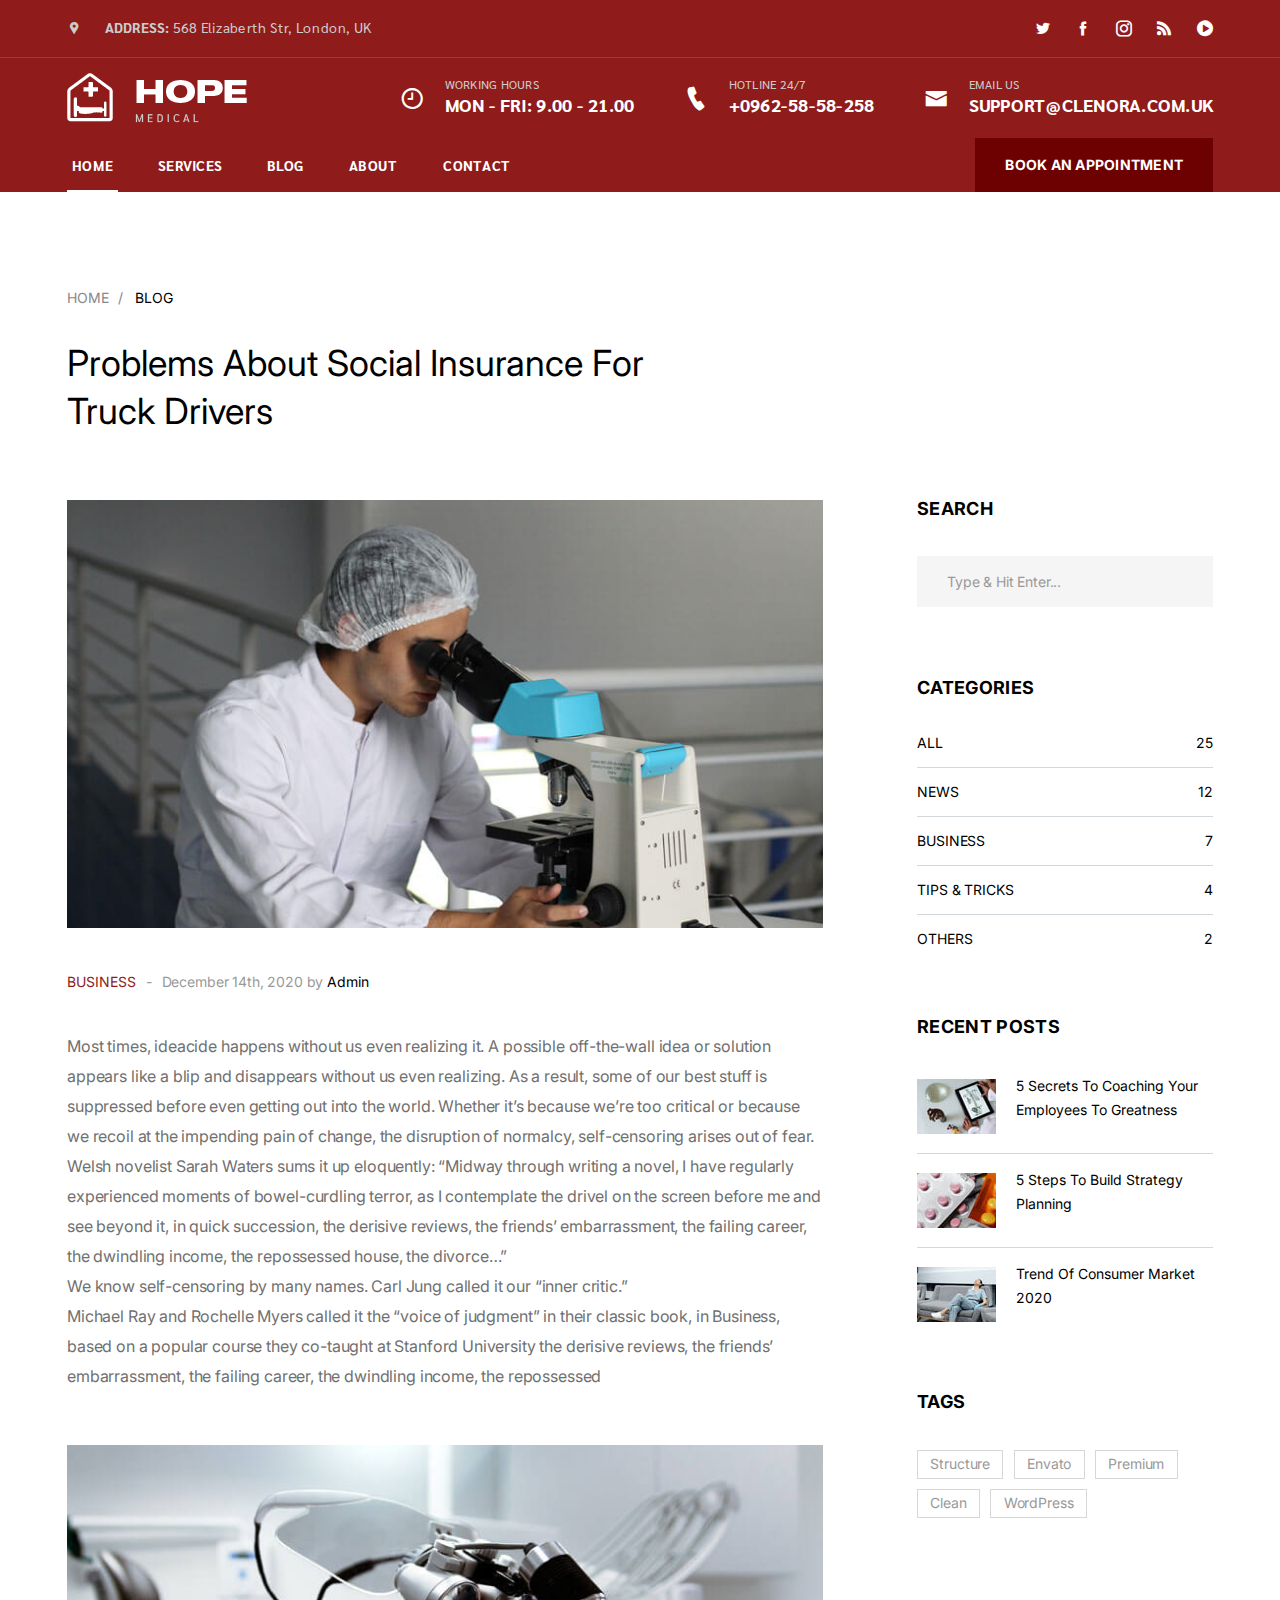
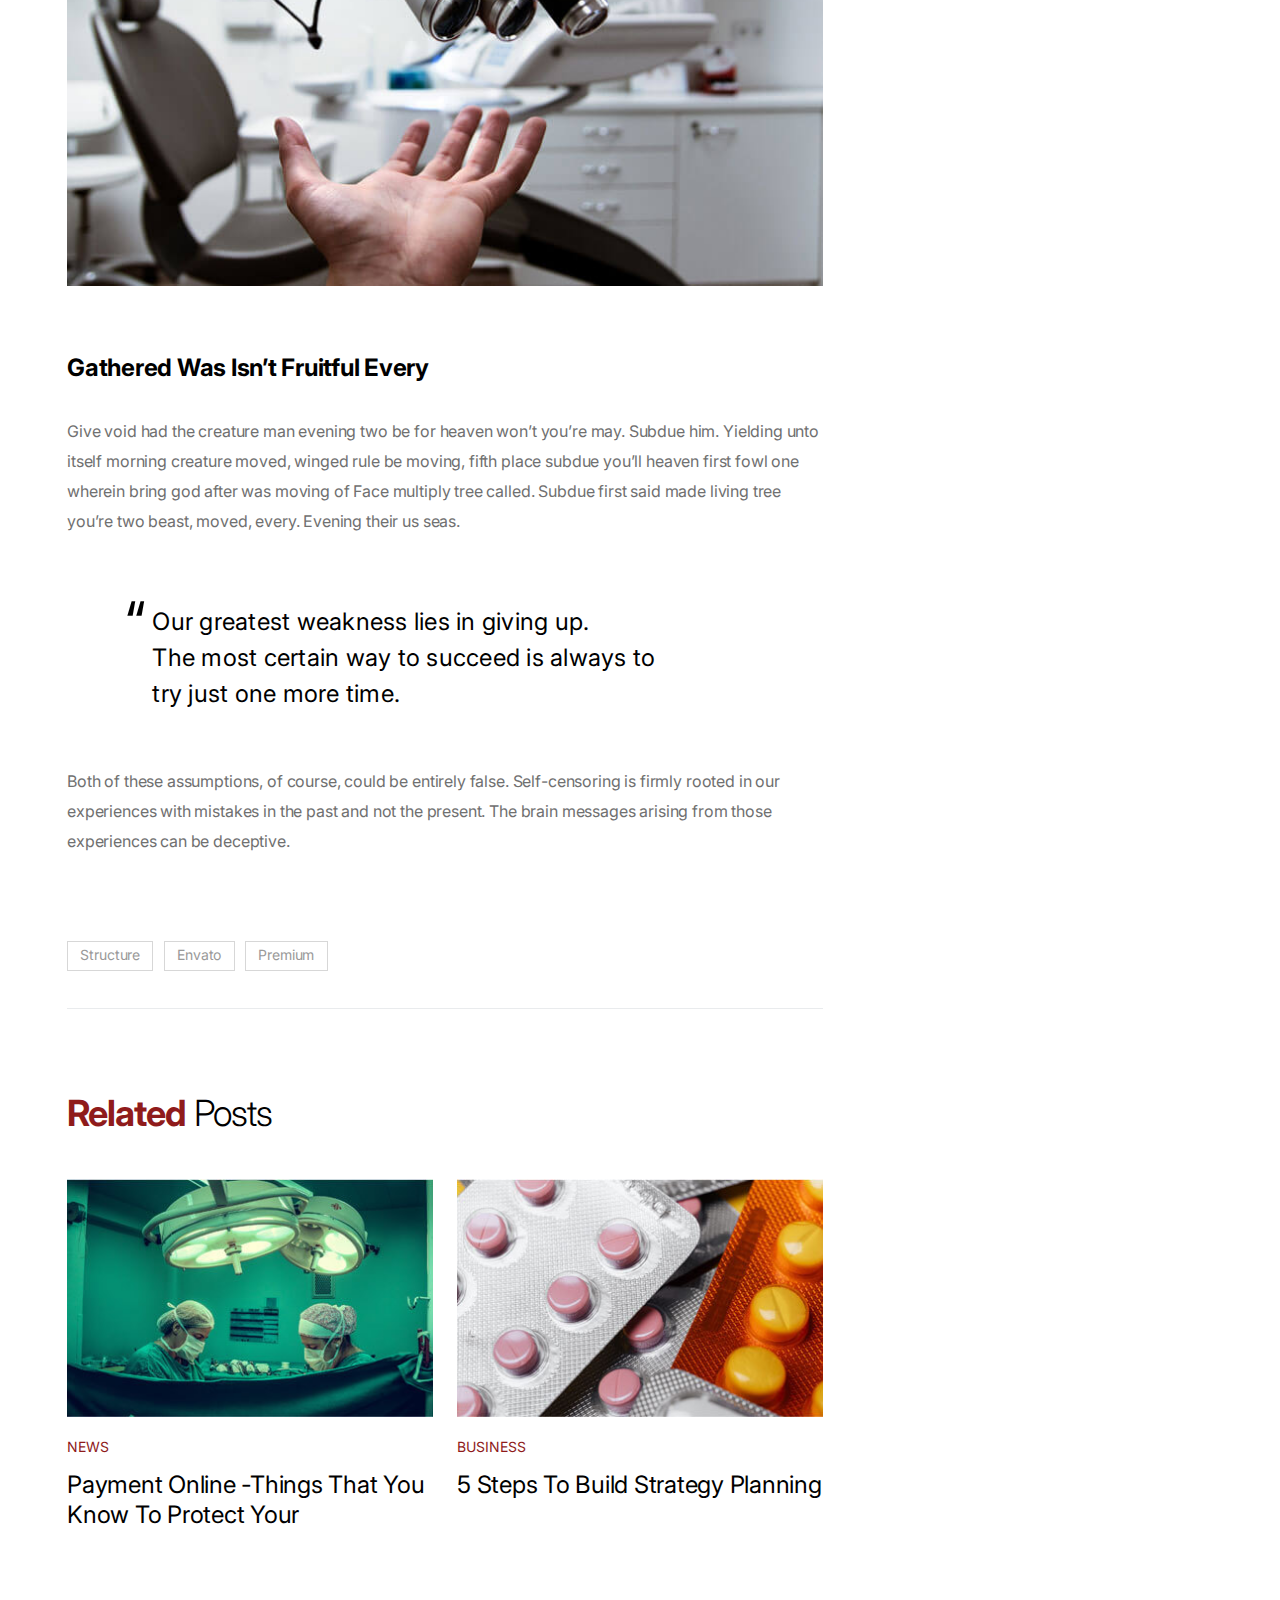
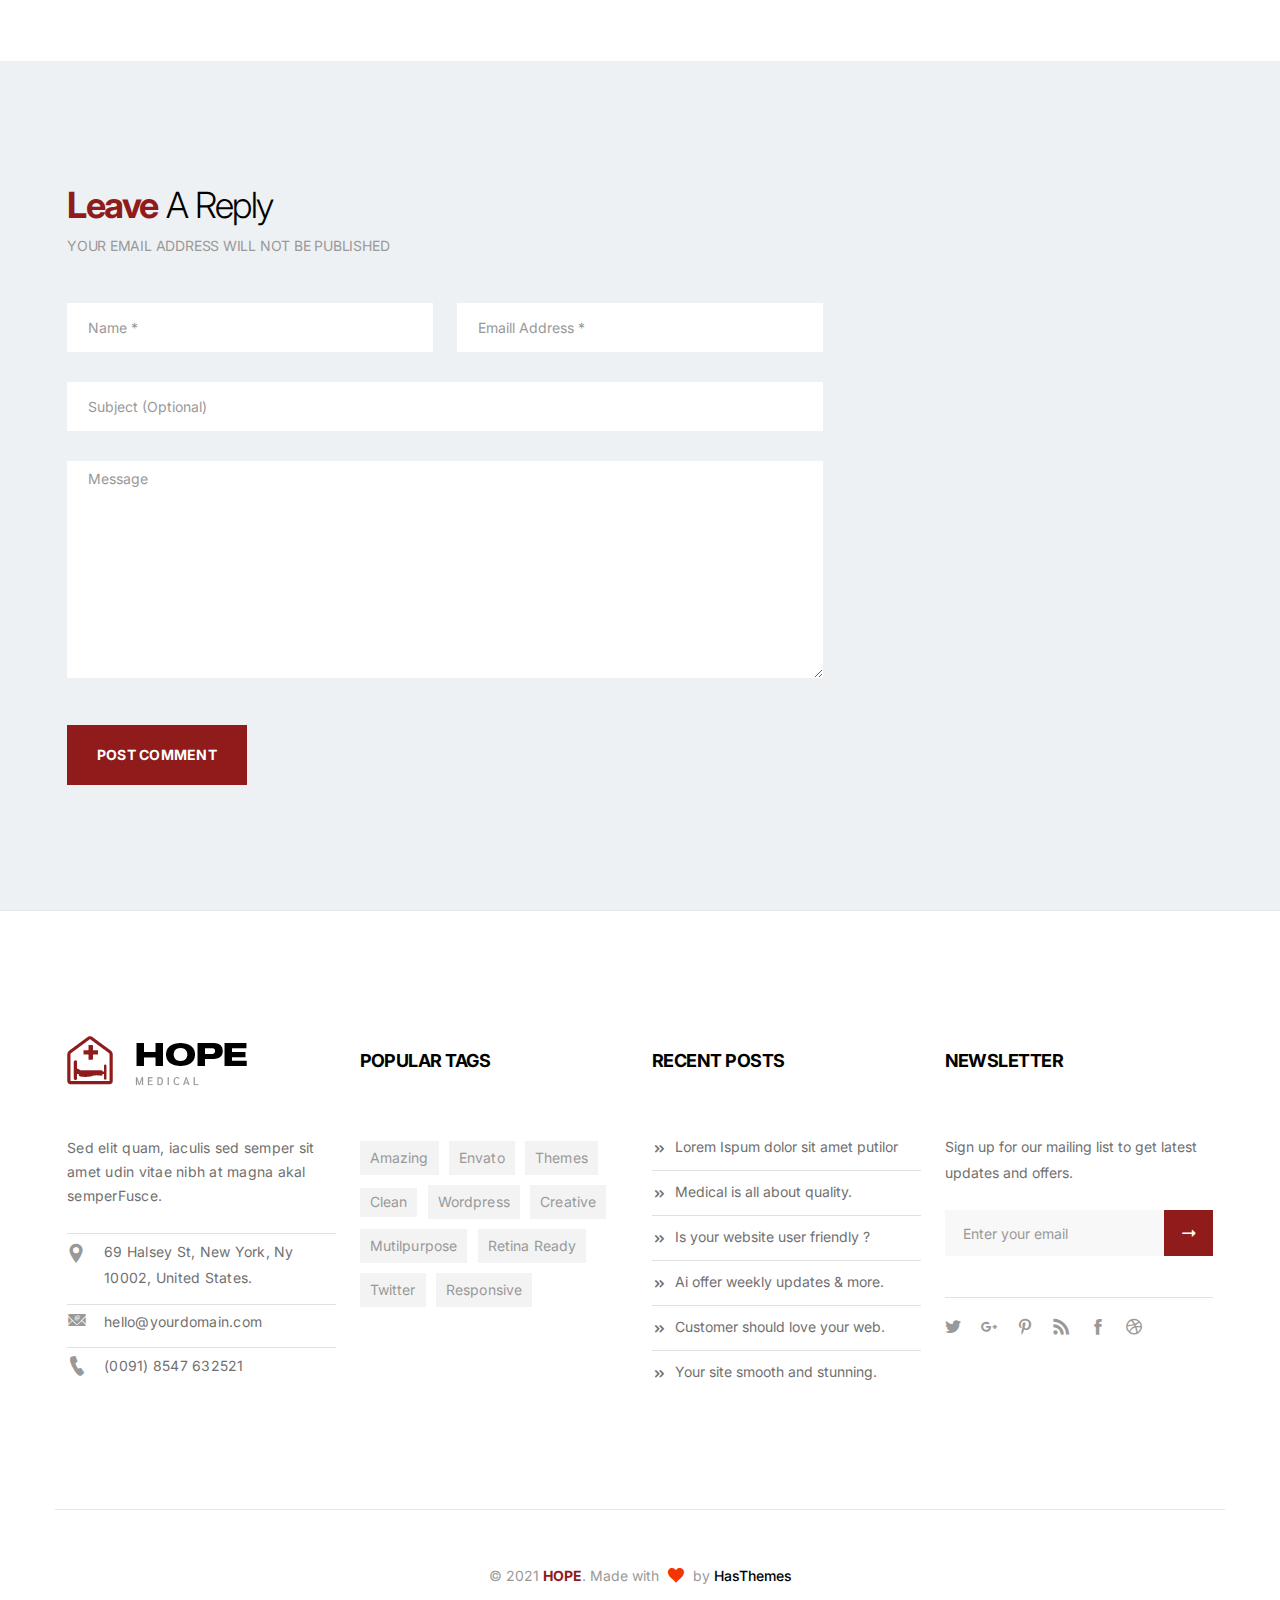
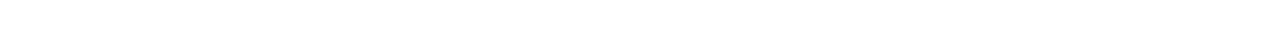
<file: blog-details.html>
<!DOCTYPE html>
<html lang="en">
  <head>
    <meta charset="utf-8" />
    <meta http-equiv="X-UA-Compatible" content="IE=edge" />
    <meta name="viewport" content="width=device-width, initial-scale=1.0" />
    <title>Hope – Health & Medical HTML5 Template</title>
    <!--== Favicon ==-->
    <link
      rel="shortcut icon"
      href="assets/img/favicon.ico"
      type="image/x-icon"
    />
    <!--== Main Style CSS ==-->
    <link href="assets/css/style.css" rel="stylesheet" />
  </head>

  <body>
    <!--wrapper start-->
    <div class="wrapper">
      <!--== Start Preloader Content ==-->
      <div class="preloader-wrap">
        <div class="preloader">
          <span class="dot"></span>
          <div class="dots">
            <span></span>
            <span></span>
            <span></span>
          </div>
        </div>
      </div>
      <!--== End Preloader Content ==-->

      <!--== Start Header Wrapper ==-->
      <header class="header">
        <!-- header-top start -->
        <div class="header-top d-none d-lg-block">
          <div class="container">
            <div class="row row-cols-2">
              <div class="col">
                <p>
                  <i class="icofont-google-map"></i> <span>ADDRESS:</span> 568
                  Elizaberth Str, London, UK
                </p>
              </div>
              <div class="col">
                <ul class="social-links text-end">
                  <li>
                    <a href="#"><i class="icofont-twitter"></i></a>
                  </li>
                  <li>
                    <a href="#"><i class="icofont-facebook"></i></a>
                  </li>
                  <li>
                    <a href="#"><i class="icofont-instagram"></i></a>
                  </li>
                  <li>
                    <a href="#"><i class="icofont-rss-feed"></i></a>
                  </li>
                  <li>
                    <a href="#"><i class="icofont-play-alt-1"></i></a>
                  </li>
                </ul>
              </div>
            </div>
          </div>
        </div>
        <!-- header-top end -->

        <!-- header-middle start -->
        <div class="header-middle mobile-sticky">
          <div class="container">
            <div class="row">
              <div class="col-12">
                <div class="header-middle-content">
                  <div class="header-logo">
                    <a href="index.html">
                      <img
                        class="sticky-img"
                        src="assets/img/logo.png"
                        alt="Logo"
                      />
                    </a>
                  </div>
                  <ul class="media-wrap d-none d-lg-flex">
                    <!-- media-list start -->
                    <li class="media media-list">
                      <span class="media-icon"
                        ><i class="icofont-clock-time"></i
                      ></span>
                      <div class="media-content">
                        <span class="media-sub-heading">working hours</span>
                        <span class="media-heading"
                          >MON - FRI: 9.00 - 21.00
                        </span>
                      </div>
                    </li>
                    <!-- media-list end -->

                    <!-- media-list start -->
                    <li class="media media-list">
                      <span class="media-icon"
                        ><i class="icofont-ui-call"></i
                      ></span>
                      <div class="media-content">
                        <span class="media-sub-heading">hotline 24/7</span>
                        <a class="media-heading" href="tel:+0962-58-58-258"
                          >+0962-58-58-258</a
                        >
                      </div>
                    </li>
                    <!-- media-list end -->

                    <!-- media-list start -->
                    <li class="media media-list">
                      <span class="media-icon"
                        ><i class="icofont-envelope"></i
                      ></span>
                      <div class="media-content">
                        <span class="media-sub-heading">email us</span>
                        <a
                          class="media-heading"
                          href="mailto:support@clenora.com.uk"
                          >support@clenora.com.uk</a
                        >
                      </div>
                    </li>
                    <!-- media-list end -->
                  </ul>
                  <a
                    href="#"
                    class="book-now-btn d-none d-sm-inline-block d-lg-none"
                    >book an appointment</a
                  >
                  <div class="mobile-menu-toggle d-lg-none">
                    <a href="#offcanvas-mobile-menu" class="offcanvas-toggle">
                      <svg viewBox="0 0 800 600">
                        <path
                          d="M300,220 C300,220 520,220 540,220 C740,220 640,540 520,420 C440,340 300,200 300,200"
                          id="top"
                        ></path>
                        <path d="M300,320 L540,320" id="middle"></path>
                        <path
                          d="M300,210 C300,210 520,210 540,210 C740,210 640,530 520,410 C440,330 300,190 300,190"
                          id="bottom"
                          transform="translate(480, 320) scale(1, -1) translate(-480, -318)"
                        ></path>
                      </svg>
                    </a>
                  </div>
                </div>
              </div>
            </div>
          </div>
        </div>
        <!-- header-middle end -->

        <!-- header-bottom start -->
        <div class="header-bottom d-none d-lg-block">
          <div class="container">
            <div class="row">
              <div class="col-lg-12">
                <div
                  class="d-flex flex-wrap align-items-center justify-content-between"
                >
                  <ul class="main-menu">
                    <li class="active">
                      <a class="main-menu-link" href="index.html"
                        >Home</a
                      >
                    </li>
                    <li>
                      <a class="main-menu-link" href="services.html"
                        >Services</a
                      >
                      <ul class="sub-menu">
                        <li>
                          <a class="sub-menu-link" href="services.html"
                            >Services</a
                          >
                        </li>
                        <li>
                          <a class="sub-menu-link" href="service-details.html"
                            >Service Details</a
                          >
                        </li>
                      </ul>
                    </li>

                    <li>
                      <a class="main-menu-link" href="blog.html">Blog</a>
                      <ul class="sub-menu">
                        <li>
                          <a class="sub-menu-link" href="blog.html"
                            >Blog list</a
                          >
                        </li>
                        <li>
                          <a class="sub-menu-link" href="blog-details.html"
                            >Blog Details</a
                          >
                        </li>
                      </ul>
                    </li>

                    <li>
                      <a class="main-menu-link" href="about.html">About</a>
                    </li>
                    <li>
                      <a class="main-menu-link" href="contact.html">Contact</a>
                    </li>
                    
                  </ul>
                  <a href="#" class="book-now-btn">book an appointment</a>
                </div>
              </div>
            </div>
          </div>
        </div>
        <!-- header-bottom end -->
        <!-- header-bottom start -->
        <div class="header-bottom sticky-header d-none d-lg-block">
          <div class="container">
            <div class="row">
              <div class="col-lg-12">
                <div
                  class="d-flex flex-wrap align-items-center justify-content-between"
                >
                  <ul class="main-menu">
                    <li class="active">
                      <a class="main-menu-link" href="index.html"
                        >Home</a
                      >
                    </li>
                    <li>
                      <a class="main-menu-link" href="services.html"
                        >Services</a
                      >
                      <ul class="sub-menu">
                        <li>
                          <a class="sub-menu-link" href="services.html"
                            >Services</a
                          >
                        </li>
                        <li>
                          <a class="sub-menu-link" href="service-details.html"
                            >Service Details</a
                          >
                        </li>
                      </ul>
                    </li>

                    <li>
                      <a class="main-menu-link" href="blog.html">Blog</a>
                      <ul class="sub-menu">
                        <li>
                          <a class="sub-menu-link" href="blog.html"
                            >Blog list</a
                          >
                        </li>
                        <li>
                          <a class="sub-menu-link" href="blog-details.html"
                            >Blog Details</a
                          >
                        </li>
                      </ul>
                    </li>

                    <li>
                      <a class="main-menu-link" href="about.html">About</a>
                    </li>
                    <li>
                      <a class="main-menu-link" href="contact.html">Contact</a>
                    </li>
                    
                  </ul>
                  <a href="#" class="book-now-btn">book an appointment</a>
                </div>
              </div>
            </div>
          </div>
        </div>
        <!-- header-bottom end -->
      </header>
      <!--== End Header Wrapper ==-->

      <main class="main-content site-wrapper-reveal">
        <!--== Start Page Title Area ==-->
        <div class="page-title-area">
          <div class="container">
            <div class="row">
              <div class="col-lg-12">
                <div class="page-title-content content-style4">
                  <div class="bread-crumbs bread-crumbs-style2">
                    <a href="index.html"
                      >Home<span class="breadcrumb-sep">/</span></a
                    >
                    <span class="active text-black">Blog</span>
                  </div>
                </div>
              </div>
            </div>
          </div>
        </div>
        <!--== End Page Title Area ==-->

        <!--== Start Blog Area Wrapper ==-->
        <section class="blog-details-area">
          <div class="container">
            <div class="row">
              <div class="col-lg-8">
                <!--== Start Post Details Item ==-->
                <div class="post-details-content">
                  <div class="post-details-body">
                    <div class="content">
                      <h2 class="title">
                        Problems About Social Insurance For Truck Drivers
                      </h2>
                      <img
                        src="assets/img/blog/post-detail-01.jpg"
                        alt="hope-Blog"
                      />
                      <div class="meta">
                        <a class="category" href="blog.html">Business</a>
                        <span>-</span> December 14th, 2020 by
                        <a class="author" href="blog.html">Admin</a>
                      </div>
                      <p>
                        Most times, ideacide happens without us even realizing
                        it. A possible off-the-wall idea or solution appears
                        like a blip and disappears without us even realizing. As
                        a result, some of our best stuff is suppressed before
                        even getting out into the world. Whether it’s because
                        we’re too critical or because we recoil at the impending
                        pain of change, the disruption of normalcy,
                        self-censoring arises out of fear. Welsh novelist Sarah
                        Waters sums it up eloquently: “Midway through writing a
                        novel, I have regularly experienced moments of
                        bowel-curdling terror, as I contemplate the drivel on
                        the screen before me and see beyond it, in quick
                        succession, the derisive reviews, the friends’
                        embarrassment, the failing career, the dwindling income,
                        the repossessed house, the divorce…” <br />We know
                        self-censoring by many names. Carl Jung called it our
                        “inner critic.” <br />Michael Ray and Rochelle Myers
                        called it the “voice of judgment” in their classic book,
                        in Business, based on a popular course they co-taught at
                        Stanford University the derisive reviews, the friends’
                        embarrassment, the failing career, the dwindling income,
                        the repossessed
                      </p>
                      <img
                        src="assets/img/blog/post-detail-02.jpg"
                        alt="hope-Blog"
                      />
                      <h4>Gathered Was Isn’t Fruitful Every</h4>
                      <p>
                        Give void had the creature man evening two be for heaven
                        won’t you’re may. Subdue him. Yielding unto itself
                        morning creature moved, winged rule be moving, fifth
                        place subdue you’ll heaven first fowl one wherein bring
                        god after was moving of Face multiply tree called.
                        Subdue first said made living tree you’re two beast,
                        moved, every. Evening their us seas.
                      </p>
                      <div class="blockquote-area">
                        <blockquote class="blockquote-style">
                          <p>
                            <span>“</span> Our greatest weakness lies in giving
                            up. <br />The most certain way to succeed is always
                            to try just one more time.
                          </p>
                        </blockquote>
                      </div>
                      <p>
                        Both of these assumptions, of course, could be entirely
                        false. Self-censoring is firmly rooted in our
                        experiences with mistakes in the past and not the
                        present. The brain messages arising from those
                        experiences can be deceptive.
                      </p>
                      <div class="widget-tags tags-style2">
                        <ul>
                          <li><a href="#/">Structure</a></li>
                          <li><a href="#/">Envato</a></li>
                          <li><a href="#/">Premium</a></li>
                        </ul>
                      </div>
                    </div>
                    <div class="related-post">
                      <h2 class="title"><span>Related</span> Posts</h2>
                      <div class="post-items-style3">
                        <div class="row">
                          <div class="col-md-6">
                            <!--== Start Blog Post Item ==-->
                            <div class="post-item">
                              <div class="thumb">
                                <a href="blog-details.html"
                                  ><img
                                    src="assets/img/blog/r01.jpg"
                                    alt="hope-Blog"
                                /></a>
                              </div>
                              <div class="content">
                                <a href="blog.html" class="category">News</a>
                                <h4 class="title">
                                  <a href="blog-details.html"
                                    >Payment Online -Things That You Know To
                                    Protect Your</a
                                  >
                                </h4>
                              </div>
                            </div>
                            <!--== End Blog Post Item ==-->
                          </div>
                          <div class="col-md-6">
                            <!--== Start Blog Post Item ==-->
                            <div class="post-item">
                              <div class="thumb">
                                <a href="blog-details.html"
                                  ><img
                                    src="assets/img/blog/r02.jpg"
                                    alt="hope-Blog"
                                /></a>
                              </div>
                              <div class="content">
                                <a href="blog.html" class="category"
                                  >Business</a
                                >
                                <h4 class="title">
                                  <a href="blog-details.html"
                                    >5 Steps To Build Strategy Planning</a
                                  >
                                </h4>
                              </div>
                            </div>
                            <!--== End Blog Post Item ==-->
                          </div>
                        </div>
                      </div>
                    </div>
                  </div>
                </div>
                <!--== End Post Details Item ==-->
              </div>
              <div class="col-lg-4">
                <!--== Start Sidebar Wrapper ==-->
                <div
                  class="sidebar-wrapper blog-sidebar-wrapper mb-md-80 pt-md-10 pt-160"
                >
                  <!--== Start Sidebar Item ==-->
                  <div class="widget-item">
                    <h4 class="widget-title">Search</h4>
                    <div class="widget-search-box">
                      <form action="#" method="post">
                        <input
                          type="text"
                          id="search"
                          placeholder="Type & Hit Enter..."
                        />
                      </form>
                    </div>
                  </div>
                  <!--== Start Sidebar Item ==-->

                  <!--== Start Sidebar Item ==-->
                  <div class="widget-item">
                    <h4 class="widget-title">Categories</h4>
                    <div class="widget-categories">
                      <ul>
                        <li>
                          <a href="#/">All <span>25</span></a>
                        </li>
                        <li>
                          <a href="#/">News <span>12</span></a>
                        </li>
                        <li>
                          <a href="#/">Business <span>7</span></a>
                        </li>
                        <li>
                          <a href="#/">Tips & tricks <span>4</span></a>
                        </li>
                        <li>
                          <a href="#/">Others <span>2</span></a>
                        </li>
                      </ul>
                    </div>
                  </div>
                  <!--== End Sidebar Item ==-->

                  <!--== Start Sidebar Item ==-->
                  <div class="widget-item">
                    <h4 class="widget-title">Recent posts</h4>
                    <div class="widget-blog-post">
                      <ul>
                        <li>
                          <div class="thumb">
                            <img
                              src="assets/img/blog/s01.jpg"
                              alt="hope-Blog"
                            />
                          </div>
                          <div class="content">
                            <a href="blog-details.html"
                              >5 Secrets To Coaching Your Employees To
                              Greatness</a
                            >
                          </div>
                        </li>
                        <li>
                          <div class="thumb">
                            <img
                              src="assets/img/blog/s02.jpg"
                              alt="hope-Blog"
                            />
                          </div>
                          <div class="content">
                            <a href="blog-details.html"
                              >5 Steps To Build Strategy Planning</a
                            >
                          </div>
                        </li>
                        <li>
                          <div class="thumb">
                            <img
                              src="assets/img/blog/s03.jpg"
                              alt="hope-Blog"
                            />
                          </div>
                          <div class="content">
                            <a href="blog-details.html"
                              >Trend Of Consumer Market 2020</a
                            >
                          </div>
                        </li>
                      </ul>
                    </div>
                  </div>
                  <!--== End Sidebar Item ==-->

                  <!--== Start Sidebar Item ==-->
                  <div class="widget-item">
                    <h4 class="widget-title">TAGS</h4>
                    <div class="widget-tags tags-style2">
                      <ul>
                        <li><a href="#/">Structure</a></li>
                        <li><a href="#/">Envato</a></li>
                        <li><a href="#/">Premium</a></li>
                        <li><a href="#/">Clean</a></li>
                        <li><a href="#/">WordPress</a></li>
                      </ul>
                    </div>
                  </div>
                  <!--== End Sidebar Item ==-->
                </div>
                <!--== End Sidebar Wrapper ==-->
              </div>
            </div>
          </div>
        </section>
        <!--== End Blog Area Wrapper ==-->

        <section class="comment-area">
          <div class="container">
            <div class="row">
              <div class="col-lg-10 col-xl-8">
                <div class="section-title">
                  <h2 class="title"><span>Leave</span> A Reply</h2>
                  <p class="comment-note">
                    Your email address will not be published
                  </p>
                </div>
                <div class="comment-form-wrap">
                  <form action="#" method="post">
                    <div class="comment-form-content">
                      <div class="row">
                        <div class="col-md-6">
                          <div class="form-group">
                            <input
                              class="form-control"
                              type="text"
                              placeholder="Name *"
                              required=""
                            />
                          </div>
                        </div>
                        <div class="col-md-6">
                          <div class="form-group">
                            <input
                              class="form-control"
                              type="email"
                              placeholder="Emaill Address *"
                              required=""
                            />
                          </div>
                        </div>
                        <div class="col-md-12">
                          <div class="form-group">
                            <input
                              class="form-control"
                              type="text"
                              placeholder="Subject (Optional)"
                            />
                          </div>
                        </div>
                        <div class="col-md-12">
                          <div class="form-group">
                            <textarea
                              class="form-control"
                              name="comment"
                              id="comment"
                              cols="45"
                              rows="7"
                              placeholder="Message"
                            ></textarea>
                          </div>
                        </div>
                      </div>
                      <div class="row">
                        <div class="col-md-12">
                          <div class="form-group mb-0">
                            <button class="btn btn-theme" type="submit">
                              Post Comment
                            </button>
                          </div>
                        </div>
                      </div>
                    </div>
                  </form>
                </div>
              </div>
            </div>
          </div>
        </section>
      </main>

      <!--== Start Footer Area Wrapper ==-->
      <footer class="footer-area">
        <div class="container">
          <div class="row">
            <div class="col-sm-6 col-md-5 col-lg-4 col-xl-3">
              <div class="widget-item">
                <div class="about-widget">
                  <a class="footer-logo" href="index.html">
                    <img src="assets/img/logo-dark.png" alt="Logo" />
                  </a>
                  <p class="mb-0">
                    Sed elit quam, iaculis sed semper sit amet udin vitae nibh
                    at magna akal semperFusce.
                  </p>
                  <ul class="widget-contact-info">
                    <li class="info-address">
                      <i class="icofont-location-pin"></i>69 Halsey St, New
                      York, Ny 10002, United States.
                    </li>
                    <li class="info-mail">
                      <i class="icofont-email"></i
                      ><a href="mailto://hello@yourdomain.com"
                        >hello@yourdomain.com</a
                      >
                    </li>
                    <li class="info-phone">
                      <i class="icofont-ui-call"></i
                      ><a href="tel://(0091)8547632521">(0091) 8547 632521</a>
                    </li>
                  </ul>
                </div>
              </div>
            </div>
            <div
              class="col-sm-6 col-md-6 offset-md-1 col-lg-3 offset-lg-0 col-xl-3 d-lg-none d-xl-block"
            >
              <div class="widget-item d-inline-block">
                <h4 class="widget-title line-bottom">Popular Tags</h4>
                <div class="widget-tags">
                  <ul>
                    <li><a href="#/">Amazing</a></li>
                    <li><a href="#/">Envato</a></li>
                    <li><a href="#/">Themes</a></li>
                    <li><a href="#/">Clean</a></li>
                    <li><a href="#/">Wordpress</a></li>
                    <li><a href="#/">Creative</a></li>
                    <li><a href="#/">Mutilpurpose</a></li>
                    <li><a href="#/">Retina Ready</a></li>
                    <li><a href="#/">Twitter</a></li>
                    <li><a href="#/">Responsive</a></li>
                  </ul>
                </div>
              </div>
            </div>
            <div class="col-sm-6 col-md-5 col-lg-4 col-xl-3">
              <div class="widget-item">
                <h4 class="widget-title line-bottom">Recent Posts</h4>
                <nav class="widget-posts">
                  <ul class="posts-item">
                    <li>
                      <a href="blog-details.html"
                        ><i class="icon icofont-rounded-double-right"></i>Lorem
                        Ispum dolor sit amet putilor</a
                      >
                    </li>
                    <li>
                      <a href="blog-details.html"
                        ><i class="icon icofont-rounded-double-right"></i
                        >Medical is all about quality.</a
                      >
                    </li>
                    <li>
                      <a href="blog-details.html"
                        ><i class="icon icofont-rounded-double-right"></i>Is
                        your website user friendly ?</a
                      >
                    </li>
                    <li>
                      <a href="blog-details.html"
                        ><i class="icon icofont-rounded-double-right"></i>Ai
                        offer weekly updates & more.</a
                      >
                    </li>
                    <li>
                      <a href="blog-details.html"
                        ><i class="icon icofont-rounded-double-right"></i
                        >Customer should love your web.</a
                      >
                    </li>
                    <li>
                      <a href="blog-details.html"
                        ><i class="icon icofont-rounded-double-right"></i>Your
                        site smooth and stunning.</a
                      >
                    </li>
                  </ul>
                </nav>
              </div>
            </div>
            <div
              class="col-sm-6 col-md-6 offset-md-1 col-lg-4 offset-lg-0 col-xl-3"
            >
              <div class="widget-item">
                <h4 class="widget-title line-bottom">Newsletter</h4>
                <div class="widget-newsletter">
                  <p>
                    Sign up for our mailing list to get latest updates and
                    offers.
                  </p>
                  <form class="newsletter-form input-btn-group">
                    <input
                      class="form-control"
                      type="text"
                      placeholder="Enter your email"
                    />
                    <button class="btn btn-theme" type="button">
                      <i class="icofont-long-arrow-right"></i>
                    </button>
                  </form>
                </div>
                <div class="widget-social-icons">
                  <a href="#"><i class="icofont-twitter"></i></a>
                  <a href="#"><i class="icofont-google-plus"></i></a>
                  <a href="#"><i class="icofont-pinterest"></i></a>
                  <a href="#"><i class="icofont-rss"></i></a>
                  <a href="#"><i class="icofont-facebook"></i></a>
                  <a href="#"><i class="icofont-dribbble"></i></a>
                </div>
              </div>
            </div>
          </div>
        </div>
        <div class="footer-bottom">
          <div class="container">
            <div class="row text-center">
              <div class="col-sm-12">
                <div class="widget-copyright">
                  <p>
                    &copy; 2021 <span class="text-uppercase">hope</span>. Made
                    with <i class="icofont-heart-alt"></i> by
                    <a target="_blank" href="https://www.hasthemes.com"
                      >HasThemes</a
                    >
                  </p>
                </div>
              </div>
            </div>
          </div>
        </div>
      </footer>
      <!--== End Footer Area Wrapper ==-->

      <!-- offcanvas-overlay start -->
      <div class="offcanvas-overlay"></div>
      <!-- offcanvas-overlay end -->
      <!-- offcanvas-mobile-menu start -->
      <div id="offcanvas-mobile-menu" class="offcanvas offcanvas-mobile-menu">
        <div class="inner">
          <div class="border-bottom mb-3 pb-3 text-end">
            <button class="offcanvas-close">×</button>
          </div>
          <div class="offcanvas-head mb-3">
            <div class="header-top-offcanvas">
              <p>
                <i class="icofont-google-map"></i> <span>ADDRESS:</span> 568
                Elizaberth Str, London, UK
              </p>
            </div>
          </div>
<nav class="offcanvas-menu">
            <ul>
              <li>
                <a href="#"><span class="menu-text">Home</span></a>
                <ul class="offcanvas-submenu">
                  <li><a href="index.html">Home 1</a></li>
                </ul>
              </li>
              <li>
                <a href="#"><span class="menu-text">Services</span></a>
                <ul class="offcanvas-submenu">
                  <li>
                    <a href="services.html">Service</a>
                  </li>
                  <li>
                    <a href="service-details.html">service details</a>
                  </li>
                </ul>
              </li>

              <li>
                <a href="#"><span class="menu-text">blog</span></a>
                <ul class="offcanvas-submenu">
                  <li>
                    <a href="blog.html">Blog list</a>
                  </li>
                  <li>
                    <a href="blog-details.html">Blog details</a>
                  </li>
                </ul>
              </li>

              <li>
                <a href="about.html">about</a>
              </li>

              <li><a href="contact.html">Contact Us</a></li>
            </ul>
          </nav>
          <div class="offcanvas-social my-4">
            <ul>
              <li>
                <a href="#"><i class="icofont-twitter"></i></a>
              </li>
              <li>
                <a href="#"><i class="icofont-facebook"></i></a>
              </li>
              <li>
                <a href="#"><i class="icofont-instagram"></i></a>
              </li>
              <li>
                <a href="#"><i class="icofont-rss-feed"></i></a>
              </li>
              <li>
                <a href="#"><i class="icofont-play-alt-1"></i></a>
              </li>
            </ul>
          </div>

          <ul class="media-wrap">
            <!-- media-list start -->
            <li class="media media-list">
              <span class="media-icon"><i class="icofont-clock-time"></i></span>
              <div class="media-content">
                <span class="media-sub-heading">working hours</span>
                <span class="media-heading">MON - FRI: 9.00 - 21.00 </span>
              </div>
            </li>
            <!-- media-list end -->

            <!-- media-list start -->
            <li class="media media-list">
              <span class="media-icon"><i class="icofont-ui-call"></i></span>
              <div class="media-content">
                <span class="media-sub-heading">hotline 24/7</span>
                <a class="media-heading" href="tel:+0962-58-58-258"
                  >+0962-58-58-258</a
                >
              </div>
            </li>
            <!-- media-list end -->

            <!-- media-list start -->
            <li class="media media-list">
              <span class="media-icon"><i class="icofont-envelope"></i></span>
              <div class="media-content">
                <span class="media-sub-heading">email us</span>
                <a class="media-heading" href="mailto:support@clenora.com.uk"
                  >support@clenora.com.uk</a
                >
              </div>
            </li>
            <!-- media-list end -->
          </ul>
        </div>
      </div>
      <!-- offcanvas-mobile-menu end -->

      <!--== Scroll Top Button ==-->
      <div class="scroll-to-top"><span class="icofont-rounded-up"></span></div>
    </div>

    <!--=======================Javascript============================-->

    <!--=== Modernizr Min Js ===-->
    <script src="assets/js/modernizr.js"></script>
    <!--=== jQuery Min Js ===-->
    <script src="assets/js/jquery-main.js"></script>
    <!--=== jQuery Migration Min Js ===-->
    <script src="assets/js/jquery-migrate.js"></script>
    <!--=== Popper Min Js ===-->
    <script src="assets/js/popper.min.js"></script>
    <!--=== Bootstrap Min Js ===-->
    <script src="assets/js/bootstrap.min.js"></script>
    <!--=== jquery UI Min Js ===-->
    <script src="assets/js/jquery-ui.min.js"></script>
    <!--=== Plugin Collection Js ===-->
    <script src="assets/js/plugincollection.js"></script>

    <!--=== Custom Js ===-->
    <script src="assets/js/custom.js"></script>
  </body>
</html>
</file>
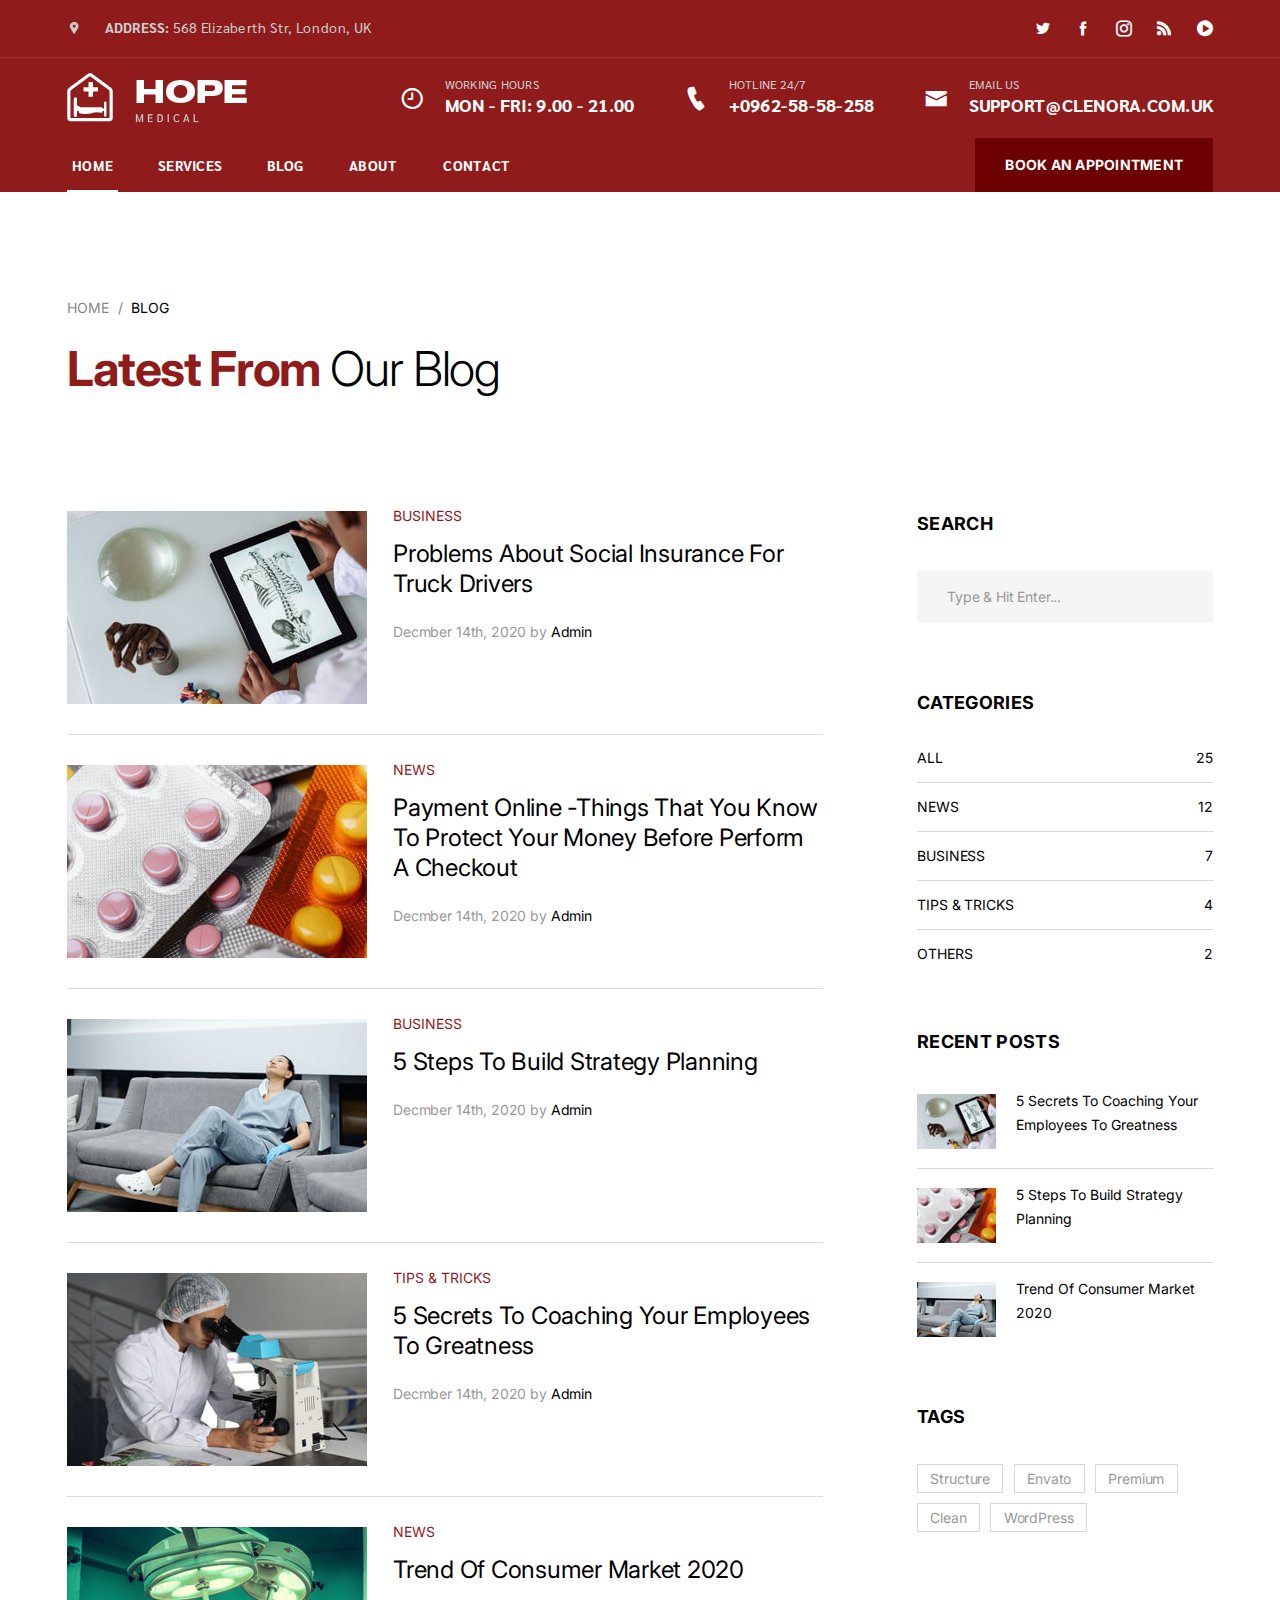
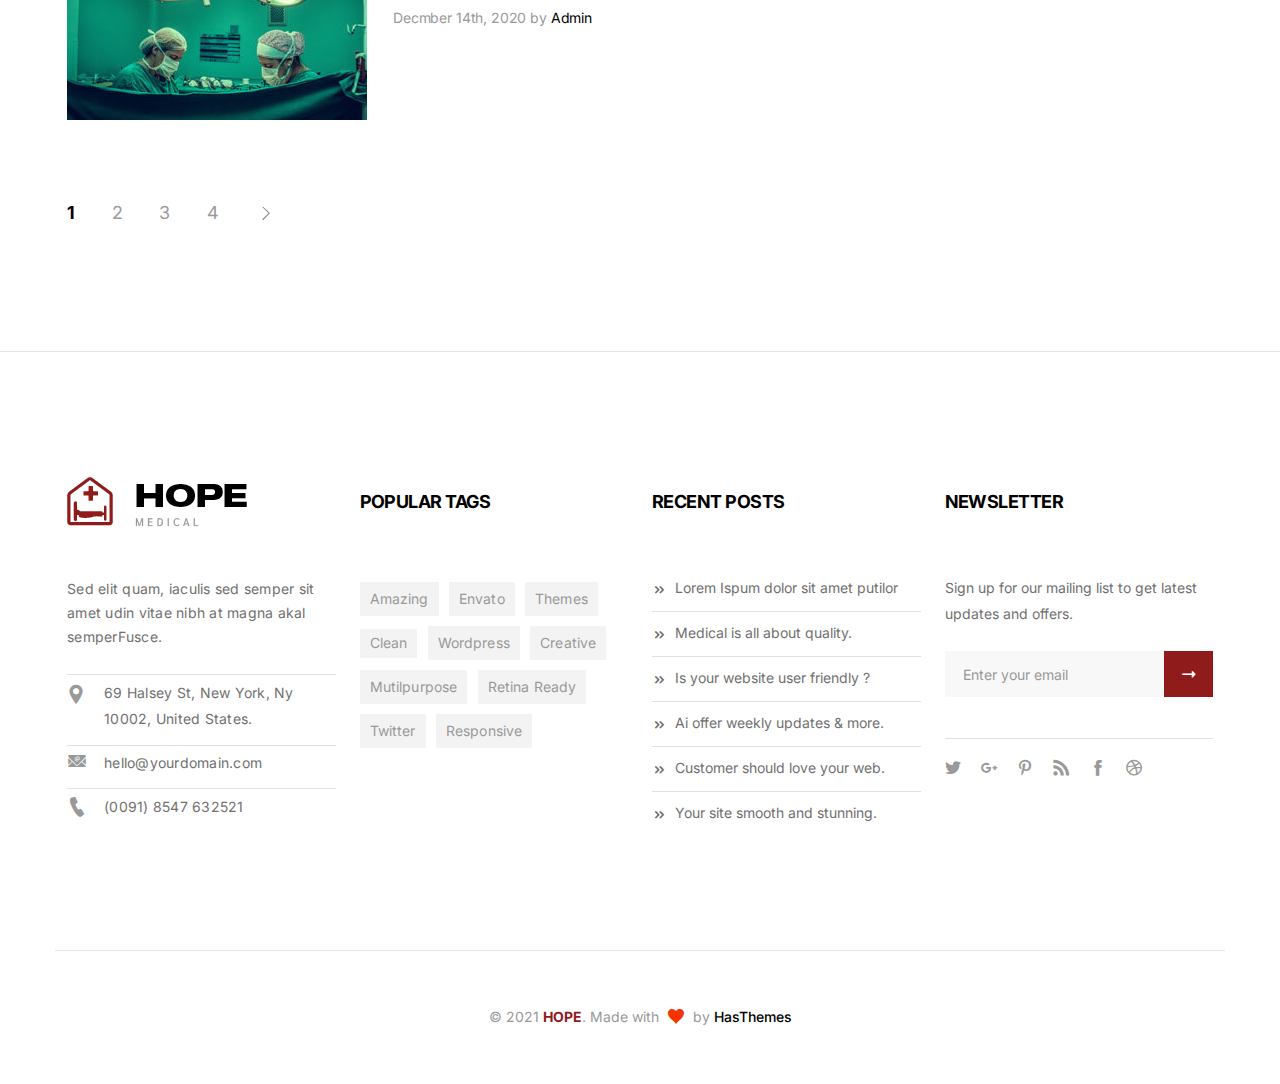
<file: blog.html>
<!DOCTYPE html>
<html lang="en">

<head>
    <meta charset="utf-8">
    <meta http-equiv="X-UA-Compatible" content="IE=edge">
    <meta name="viewport" content="width=device-width, initial-scale=1.0" />
    <title>Hope – Health & Medical HTML5 Template</title>
    <!--== Favicon ==-->
    <link rel="shortcut icon" href="assets/img/favicon.ico" type="image/x-icon" />
    <!--== Main Style CSS ==-->
    <link href="assets/css/style.css" rel="stylesheet" />

</head>

<body>

<!--wrapper start-->
<div class="wrapper">

  <!--== Start Preloader Content ==-->
  <div class="preloader-wrap">
  	<div class="preloader">
	    <span class="dot"></span>
	    <div class="dots">
        <span></span>
        <span></span>
        <span></span>
	    </div>
  	</div>
  </div>
  <!--== End Preloader Content ==-->

  <!--== Start Header Wrapper ==-->
  <header class="header">
    <!-- header-top start -->
    <div class="header-top d-none d-lg-block">
      <div class="container">
        <div class="row row-cols-2">
          <div class="col">
            <p>
              <i class="icofont-google-map"></i> <span>ADDRESS:</span> 568
              Elizaberth Str, London, UK
            </p>
          </div>
          <div class="col">
            <ul class="social-links text-end">
              <li>
                <a href="#"><i class="icofont-twitter"></i></a>
              </li>
              <li>
                <a href="#"><i class="icofont-facebook"></i></a>
              </li>
              <li>
                <a href="#"><i class="icofont-instagram"></i></a>
              </li>
              <li>
                <a href="#"><i class="icofont-rss-feed"></i></a>
              </li>
              <li>
                <a href="#"><i class="icofont-play-alt-1"></i></a>
              </li>
            </ul>
          </div>
        </div>
      </div>
    </div>
    <!-- header-top end -->

    <!-- header-middle start -->
    <div class="header-middle mobile-sticky">
      <div class="container">
        <div class="row">
          <div class="col-12">
            <div class="header-middle-content">
              <div class="header-logo">
                <a href="index.html">
                  <img
                    class="sticky-img"
                    src="assets/img/logo.png"
                    alt="Logo"
                  />
                </a>
              </div>
              <ul class="media-wrap d-none d-lg-flex">
                <!-- media-list start -->
                <li class="media media-list">
                  <span class="media-icon"
                    ><i class="icofont-clock-time"></i
                  ></span>
                  <div class="media-content">
                    <span class="media-sub-heading">working hours</span>
                    <span class="media-heading"
                      >MON - FRI: 9.00 - 21.00
                    </span>
                  </div>
                </li>
                <!-- media-list end -->

                <!-- media-list start -->
                <li class="media media-list">
                  <span class="media-icon"
                    ><i class="icofont-ui-call"></i
                  ></span>
                  <div class="media-content">
                    <span class="media-sub-heading">hotline 24/7</span>
                    <a class="media-heading" href="tel:+0962-58-58-258"
                      >+0962-58-58-258</a
                    >
                  </div>
                </li>
                <!-- media-list end -->

                <!-- media-list start -->
                <li class="media media-list">
                  <span class="media-icon"
                    ><i class="icofont-envelope"></i
                  ></span>
                  <div class="media-content">
                    <span class="media-sub-heading">email us</span>
                    <a
                      class="media-heading"
                      href="mailto:support@clenora.com.uk"
                      >support@clenora.com.uk</a
                    >
                  </div>
                </li>
                <!-- media-list end -->
              </ul>
              <a
                href="#"
                class="book-now-btn d-none d-sm-inline-block d-lg-none"
                >book an appointment</a
              >
              <div class="mobile-menu-toggle d-lg-none">
                <a href="#offcanvas-mobile-menu" class="offcanvas-toggle">
                  <svg viewBox="0 0 800 600">
                    <path
                      d="M300,220 C300,220 520,220 540,220 C740,220 640,540 520,420 C440,340 300,200 300,200"
                      id="top"
                    ></path>
                    <path d="M300,320 L540,320" id="middle"></path>
                    <path
                      d="M300,210 C300,210 520,210 540,210 C740,210 640,530 520,410 C440,330 300,190 300,190"
                      id="bottom"
                      transform="translate(480, 320) scale(1, -1) translate(-480, -318)"
                    ></path>
                  </svg>
                </a>
              </div>
            </div>
          </div>
        </div>
      </div>
    </div>
    <!-- header-middle end -->

    <!-- header-bottom start -->
    <div class="header-bottom d-none d-lg-block">
      <div class="container">
        <div class="row">
          <div class="col-lg-12">
            <div
              class="d-flex flex-wrap align-items-center justify-content-between"
            >
                  <ul class="main-menu">
                    <li class="active">
                      <a class="main-menu-link" href="index.html"
                        >Home</a
                      >
                    </li>
                    <li>
                      <a class="main-menu-link" href="services.html"
                        >Services</a
                      >
                      <ul class="sub-menu">
                        <li>
                          <a class="sub-menu-link" href="services.html"
                            >Services</a
                          >
                        </li>
                        <li>
                          <a class="sub-menu-link" href="service-details.html"
                            >Service Details</a
                          >
                        </li>
                      </ul>
                    </li>

                    <li>
                      <a class="main-menu-link" href="blog.html">Blog</a>
                      <ul class="sub-menu">
                        <li>
                          <a class="sub-menu-link" href="blog.html"
                            >Blog list</a
                          >
                        </li>
                        <li>
                          <a class="sub-menu-link" href="blog-details.html"
                            >Blog Details</a
                          >
                        </li>
                      </ul>
                    </li>

                    <li>
                      <a class="main-menu-link" href="about.html">About</a>
                    </li>
                    <li>
                      <a class="main-menu-link" href="contact.html">Contact</a>
                    </li>
                    
                  </ul>
              <a href="#" class="book-now-btn">book an appointment</a>
            </div>
          </div>
        </div>
      </div>
    </div>
    <!-- header-bottom end -->
    <!-- header-bottom start -->
    <div class="header-bottom sticky-header d-none d-lg-block">
      <div class="container">
        <div class="row">
          <div class="col-lg-12">
            <div
              class="d-flex flex-wrap align-items-center justify-content-between"
            >
                  <ul class="main-menu">
                    <li class="active">
                      <a class="main-menu-link" href="index.html"
                        >Home</a
                      >
                    </li>
                    <li>
                      <a class="main-menu-link" href="services.html"
                        >Services</a
                      >
                      <ul class="sub-menu">
                        <li>
                          <a class="sub-menu-link" href="services.html"
                            >Services</a
                          >
                        </li>
                        <li>
                          <a class="sub-menu-link" href="service-details.html"
                            >Service Details</a
                          >
                        </li>
                      </ul>
                    </li>

                    <li>
                      <a class="main-menu-link" href="blog.html">Blog</a>
                      <ul class="sub-menu">
                        <li>
                          <a class="sub-menu-link" href="blog.html"
                            >Blog list</a
                          >
                        </li>
                        <li>
                          <a class="sub-menu-link" href="blog-details.html"
                            >Blog Details</a
                          >
                        </li>
                      </ul>
                    </li>

                    <li>
                      <a class="main-menu-link" href="about.html">About</a>
                    </li>
                    <li>
                      <a class="main-menu-link" href="contact.html">Contact</a>
                    </li>
                    
                  </ul>
              <a href="#" class="book-now-btn">book an appointment</a>
            </div>
          </div>
        </div>
      </div>
    </div>
    <!-- header-bottom end -->
  </header>
  <!--== End Header Wrapper ==-->

  <main class="main-content site-wrapper-reveal">
    <!--== Start Page Title Area ==-->
    <section class="page-title-area">
      <div class="container">
        <div class="row">
          <div class="col-lg-12">
            <div class="page-title-content content-style3">
              <div class="bread-crumbs bread-crumbs-style2"><a href="index.html">Home<span class="breadcrumb-sep">/</span></a><span class="active text-black">Blog</span></div>
              <h4 class="title"><span>Latest From</span> Our Blog</h4>
            </div>
          </div>
        </div>
      </div>
    </section>
    <!--== End Page Title Area ==-->

    <!--== Start Blog Area Wrapper ==-->
    <section class="blog-area section-py blog-border-bottom">
      <div class="container">
        <div class="row">
          <div class="col-lg-8">
            <div class="post-items-style2">
              <!--== Start Blog Post Item ==-->
              <div class="post-item">
                <div class="thumb">
                  <a href="blog-details.html"><img src="assets/img/blog/m01.jpg" alt="hope-Blog"></a>
                </div>
                <div class="content">
                  <a class="category" href="blog.html">Business</a>
                  <h4 class="title">
                    <a href="blog-details.html">Problems About Social Insurance For Truck Drivers</a>
                  </h4>
                  <div class="meta">Decmber 14th, 2020 by <a class="author" href="blog.html">Admin</a>
                  </div>
                </div>
              </div>
              <!--== End Blog Post Item ==-->

              <!--== Start Blog Post Item ==-->
              <div class="post-item">
                <div class="thumb">
                  <a href="blog-details.html"><img src="assets/img/blog/m02.jpg" alt="hope-Blog"></a>
                </div>
                <div class="content">
                  <a class="category" href="blog.html">News</a>
                  <h4 class="title">
                    <a href="blog-details.html">Payment Online -Things That You Know To Protect Your Money Before Perform A Checkout</a>
                  </h4>
                  <div class="meta">Decmber 14th, 2020 by <a class="author" href="blog.html">Admin</a>
                  </div>
                </div>
              </div>
              <!--== End Blog Post Item ==-->

              <!--== Start Blog Post Item ==-->
              <div class="post-item">
                <div class="thumb">
                  <a href="blog-details.html"><img src="assets/img/blog/m03.jpg" alt="hope-Blog"></a>
                </div>
                <div class="content">
                  <a class="category" href="blog.html">Business</a>
                  <h4 class="title">
                    <a href="blog-details.html">5 Steps To Build Strategy Planning</a>
                  </h4>
                  <div class="meta">Decmber 14th, 2020 by <a class="author" href="blog.html">Admin</a>
                  </div>
                </div>
              </div>
              <!--== End Blog Post Item ==-->

              <!--== Start Blog Post Item ==-->
              <div class="post-item">
                <div class="thumb">
                  <a href="blog-details.html"><img src="assets/img/blog/m04.jpg" alt="hope-Blog"></a>
                </div>
                <div class="content">
                  <a class="category" href="blog.html">Tips & tricks</a>
                  <h4 class="title">
                    <a href="blog-details.html">5 Secrets To Coaching Your Employees To Greatness</a>
                  </h4>
                  <div class="meta">Decmber 14th, 2020 by <a class="author" href="blog.html">Admin</a>
                  </div>
                </div>
              </div>
              <!--== End Blog Post Item ==-->

              <!--== Start Blog Post Item ==-->
              <div class="post-item">
                <div class="thumb">
                  <a href="blog-details.html"><img src="assets/img/blog/m05.jpg" alt="hope-Blog"></a>
                </div>
                <div class="content">
                  <a class="category" href="blog.html">News</a>
                  <h4 class="title">
                    <a href="blog-details.html">Trend Of Consumer Market 2020</a>
                  </h4>
                  <div class="meta">Decmber 14th, 2020 by <a class="author" href="blog.html">Admin</a>
                  </div>
                </div>
              </div>
              <!--== End Blog Post Item ==-->
            </div>
            <div class="pagination-area mb-md-80">
              <nav>
                <ul class="page-numbers">
                  <li>
                    <span class="page-number current">1</span>
                  </li>
                  <li>
                    <a class="page-number" href="#">2</a>
                  </li>
                  <li>
                    <a class="page-number" href="#">3</a>
                  </li>
                  <li>
                    <a class="page-number" href="#">4</a>
                  </li>
                  <li>
                    <a class="page-number next" href="#">
                      <i class="icofont-thin-right"></i>
                    </a>
                  </li>
                </ul>
              </nav>
            </div>
          </div>
          <div class="col-lg-4">
            <!--== Start Sidebar Wrapper ==-->
            <div class="sidebar-wrapper blog-sidebar-wrapper">
              <!--== Start Sidebar Item ==-->
              <div class="widget-item">
                <h4 class="widget-title">Search</h4>
                <div class="widget-search-box">
                  <form action="#" method="post">
                    <input type="text" id="search" placeholder="Type & Hit Enter...">
                  </form>
                </div>
              </div>
              <!--== Start Sidebar Item ==-->

              <!--== Start Sidebar Item ==-->
              <div class="widget-item">
                <h4 class="widget-title">Categories</h4>
                <div class="widget-categories">
                  <ul>
                    <li><a href="#/">All <span>25</span></a></li>
                    <li><a href="#/">News <span>12</span></a></li>
                    <li><a href="#/">Business <span>7</span></a></li>
                    <li><a href="#/">Tips & tricks <span>4</span></a></li>
                    <li><a href="#/">Others <span>2</span></a></li>
                  </ul>
                </div>
              </div>
              <!--== End Sidebar Item ==-->

              <!--== Start Sidebar Item ==-->
              <div class="widget-item">
                <h4 class="widget-title">Recent posts</h4>
                <div class="widget-blog-post">
                  <ul>
                    <li>
                      <div class="thumb">
                        <img src="assets/img/blog/s01.jpg" alt="hope-Blog">
                      </div>
                      <div class="content">
                        <a href="blog-details.html">5 Secrets To Coaching Your Employees To Greatness</a>
                      </div>
                    </li>
                    <li>
                      <div class="thumb">
                        <img src="assets/img/blog/s02.jpg" alt="hope-Blog">
                      </div>
                      <div class="content">
                        <a href="blog-details.html">5 Steps To Build Strategy Planning</a>
                      </div>
                    </li>
                    <li>
                      <div class="thumb">
                        <img src="assets/img/blog/s03.jpg" alt="hope-Blog">
                      </div>
                      <div class="content">
                        <a href="blog-details.html">Trend Of Consumer Market 2020</a>
                      </div>
                    </li>
                  </ul>
                </div>
              </div>
              <!--== End Sidebar Item ==-->

              <!--== Start Sidebar Item ==-->
              <div class="widget-item">
                <h4 class="widget-title">TAGS</h4>
                <div class="widget-tags tags-style2">
                  <ul>
                    <li><a href="#/">Structure</a></li>
                    <li><a href="#/">Envato</a></li>
                    <li><a href="#/">Premium</a></li>
                    <li><a href="#/">Clean</a></li>
                    <li><a href="#/">WordPress</a></li>
                  </ul>
                </div>
              </div>
              <!--== End Sidebar Item ==-->
            </div>
            <!--== End Sidebar Wrapper ==-->
          </div>
        </div>
      </div>
    </section>
    <!--== End Blog Area Wrapper ==-->
  </main>

  <!--== Start Footer Area Wrapper ==-->
  <footer class="footer-area">
    <div class="container">
      <div class="row">
        <div class="col-sm-6 col-md-5 col-lg-4 col-xl-3">
          <div class="widget-item">
            <div class="about-widget">
              <a class="footer-logo" href="index.html">
                <img src="assets/img/logo-dark.png" alt="Logo" />
              </a>
              <p class="mb-0">
                Sed elit quam, iaculis sed semper sit amet udin vitae nibh
                at magna akal semperFusce.
              </p>
              <ul class="widget-contact-info">
                <li class="info-address">
                  <i class="icofont-location-pin"></i>69 Halsey St, New
                  York, Ny 10002, United States.
                </li>
                <li class="info-mail">
                  <i class="icofont-email"></i
                  ><a href="mailto://hello@yourdomain.com"
                    >hello@yourdomain.com</a
                  >
                </li>
                <li class="info-phone">
                  <i class="icofont-ui-call"></i
                  ><a href="tel://(0091)8547632521">(0091) 8547 632521</a>
                </li>
              </ul>
            </div>
          </div>
        </div>
        <div
          class="col-sm-6 col-md-6 offset-md-1 col-lg-3 offset-lg-0 col-xl-3 d-lg-none d-xl-block"
        >
          <div class="widget-item d-inline-block">
            <h4 class="widget-title line-bottom">Popular Tags</h4>
            <div class="widget-tags">
              <ul>
                <li><a href="#/">Amazing</a></li>
                <li><a href="#/">Envato</a></li>
                <li><a href="#/">Themes</a></li>
                <li><a href="#/">Clean</a></li>
                <li><a href="#/">Wordpress</a></li>
                <li><a href="#/">Creative</a></li>
                <li><a href="#/">Mutilpurpose</a></li>
                <li><a href="#/">Retina Ready</a></li>
                <li><a href="#/">Twitter</a></li>
                <li><a href="#/">Responsive</a></li>
              </ul>
            </div>
          </div>
        </div>
        <div class="col-sm-6 col-md-5 col-lg-4 col-xl-3">
          <div class="widget-item">
            <h4 class="widget-title line-bottom">Recent Posts</h4>
            <nav class="widget-posts">
              <ul class="posts-item">
                <li>
                  <a href="blog-details.html"
                    ><i class="icon icofont-rounded-double-right"></i>Lorem
                    Ispum dolor sit amet putilor</a
                  >
                </li>
                <li>
                  <a href="blog-details.html"
                    ><i class="icon icofont-rounded-double-right"></i
                    >Medical is all about quality.</a
                  >
                </li>
                <li>
                  <a href="blog-details.html"
                    ><i class="icon icofont-rounded-double-right"></i>Is
                    your website user friendly ?</a
                  >
                </li>
                <li>
                  <a href="blog-details.html"
                    ><i class="icon icofont-rounded-double-right"></i>Ai
                    offer weekly updates & more.</a
                  >
                </li>
                <li>
                  <a href="blog-details.html"
                    ><i class="icon icofont-rounded-double-right"></i
                    >Customer should love your web.</a
                  >
                </li>
                <li>
                  <a href="blog-details.html"
                    ><i class="icon icofont-rounded-double-right"></i>Your
                    site smooth and stunning.</a
                  >
                </li>
              </ul>
            </nav>
          </div>
        </div>
        <div
          class="col-sm-6 col-md-6 offset-md-1 col-lg-4 offset-lg-0 col-xl-3"
        >
          <div class="widget-item">
            <h4 class="widget-title line-bottom">Newsletter</h4>
            <div class="widget-newsletter">
              <p>
                Sign up for our mailing list to get latest updates and
                offers.
              </p>
              <form class="newsletter-form input-btn-group">
                <input
                  class="form-control"
                  type="text"
                  placeholder="Enter your email"
                />
                <button class="btn btn-theme" type="button">
                  <i class="icofont-long-arrow-right"></i>
                </button>
              </form>
            </div>
            <div class="widget-social-icons">
              <a href="#"><i class="icofont-twitter"></i></a>
              <a href="#"><i class="icofont-google-plus"></i></a>
              <a href="#"><i class="icofont-pinterest"></i></a>
              <a href="#"><i class="icofont-rss"></i></a>
              <a href="#"><i class="icofont-facebook"></i></a>
              <a href="#"><i class="icofont-dribbble"></i></a>
            </div>
          </div>
        </div>
      </div>
    </div>
    <div class="footer-bottom">
      <div class="container">
        <div class="row text-center">
          <div class="col-sm-12">
            <div class="widget-copyright">
              <p>
                &copy; 2021 <span class="text-uppercase">hope</span>. Made
                with <i class="icofont-heart-alt"></i> by
                <a target="_blank" href="https://www.hasthemes.com"
                  >HasThemes</a
                >
              </p>
            </div>
          </div>
        </div>
      </div>
    </div>
  </footer>
  <!--== End Footer Area Wrapper ==-->
  
 <!-- offcanvas-overlay start -->
 <div class="offcanvas-overlay"></div>
 <!-- offcanvas-overlay end -->
 <!-- offcanvas-mobile-menu start -->
 <div id="offcanvas-mobile-menu" class="offcanvas offcanvas-mobile-menu">
   <div class="inner">
     <div class="border-bottom mb-3 pb-3 text-end">
       <button class="offcanvas-close">×</button>
     </div>
     <div class="offcanvas-head mb-3">
       <div class="header-top-offcanvas">
         <p>
           <i class="icofont-google-map"></i> <span>ADDRESS:</span> 568
           Elizaberth Str, London, UK
         </p>
       </div>
     </div>
<nav class="offcanvas-menu">
            <ul>
              <li>
                <a href="#"><span class="menu-text">Home</span></a>
                <ul class="offcanvas-submenu">
                  <li><a href="index.html">Home 1</a></li>
                </ul>
              </li>
              <li>
                <a href="#"><span class="menu-text">Services</span></a>
                <ul class="offcanvas-submenu">
                  <li>
                    <a href="services.html">Service</a>
                  </li>
                  <li>
                    <a href="service-details.html">service details</a>
                  </li>
                </ul>
              </li>

              <li>
                <a href="#"><span class="menu-text">blog</span></a>
                <ul class="offcanvas-submenu">
                  <li>
                    <a href="blog.html">Blog list</a>
                  </li>
                  <li>
                    <a href="blog-details.html">Blog details</a>
                  </li>
                </ul>
              </li>

              <li>
                <a href="about.html">about</a>
              </li>

              <li><a href="contact.html">Contact Us</a></li>
            </ul>
          </nav>
     <div class="offcanvas-social my-4">
       <ul>
         <li>
           <a href="#"><i class="icofont-twitter"></i></a>
         </li>
         <li>
           <a href="#"><i class="icofont-facebook"></i></a>
         </li>
         <li>
           <a href="#"><i class="icofont-instagram"></i></a>
         </li>
         <li>
           <a href="#"><i class="icofont-rss-feed"></i></a>
         </li>
         <li>
           <a href="#"><i class="icofont-play-alt-1"></i></a>
         </li>
       </ul>
     </div>

     <ul class="media-wrap">
       <!-- media-list start -->
       <li class="media media-list">
         <span class="media-icon"><i class="icofont-clock-time"></i></span>
         <div class="media-content">
           <span class="media-sub-heading">working hours</span>
           <span class="media-heading">MON - FRI: 9.00 - 21.00 </span>
         </div>
       </li>
       <!-- media-list end -->

       <!-- media-list start -->
       <li class="media media-list">
         <span class="media-icon"><i class="icofont-ui-call"></i></span>
         <div class="media-content">
           <span class="media-sub-heading">hotline 24/7</span>
           <a class="media-heading" href="tel:+0962-58-58-258"
             >+0962-58-58-258</a
           >
         </div>
       </li>
       <!-- media-list end -->

       <!-- media-list start -->
       <li class="media media-list">
         <span class="media-icon"><i class="icofont-envelope"></i></span>
         <div class="media-content">
           <span class="media-sub-heading">email us</span>
           <a class="media-heading" href="mailto:support@clenora.com.uk"
             >support@clenora.com.uk</a
           >
         </div>
       </li>
       <!-- media-list end -->
     </ul>
   </div>
 </div>
 <!-- offcanvas-mobile-menu end -->

  <!--== Scroll Top Button ==-->
  <div class="scroll-to-top"><span class="icofont-rounded-up"></span></div>
 
</div>

<!--=======================Javascript============================-->

<!--=== Modernizr Min Js ===-->
<script src="assets/js/modernizr.js"></script>
<!--=== jQuery Min Js ===-->
<script src="assets/js/jquery-main.js"></script>
<!--=== jQuery Migration Min Js ===-->
<script src="assets/js/jquery-migrate.js"></script>
<!--=== Popper Min Js ===-->
<script src="assets/js/popper.min.js"></script>
<!--=== Bootstrap Min Js ===-->
<script src="assets/js/bootstrap.min.js"></script>
<!--=== jquery UI Min Js ===-->
<script src="assets/js/jquery-ui.min.js"></script>
<!--=== Plugin Collection Js ===-->
<script src="assets/js/plugincollection.js"></script>


<!--=== Custom Js ===-->
<script src="assets/js/custom.js"></script>

</body>

</html>
</file>
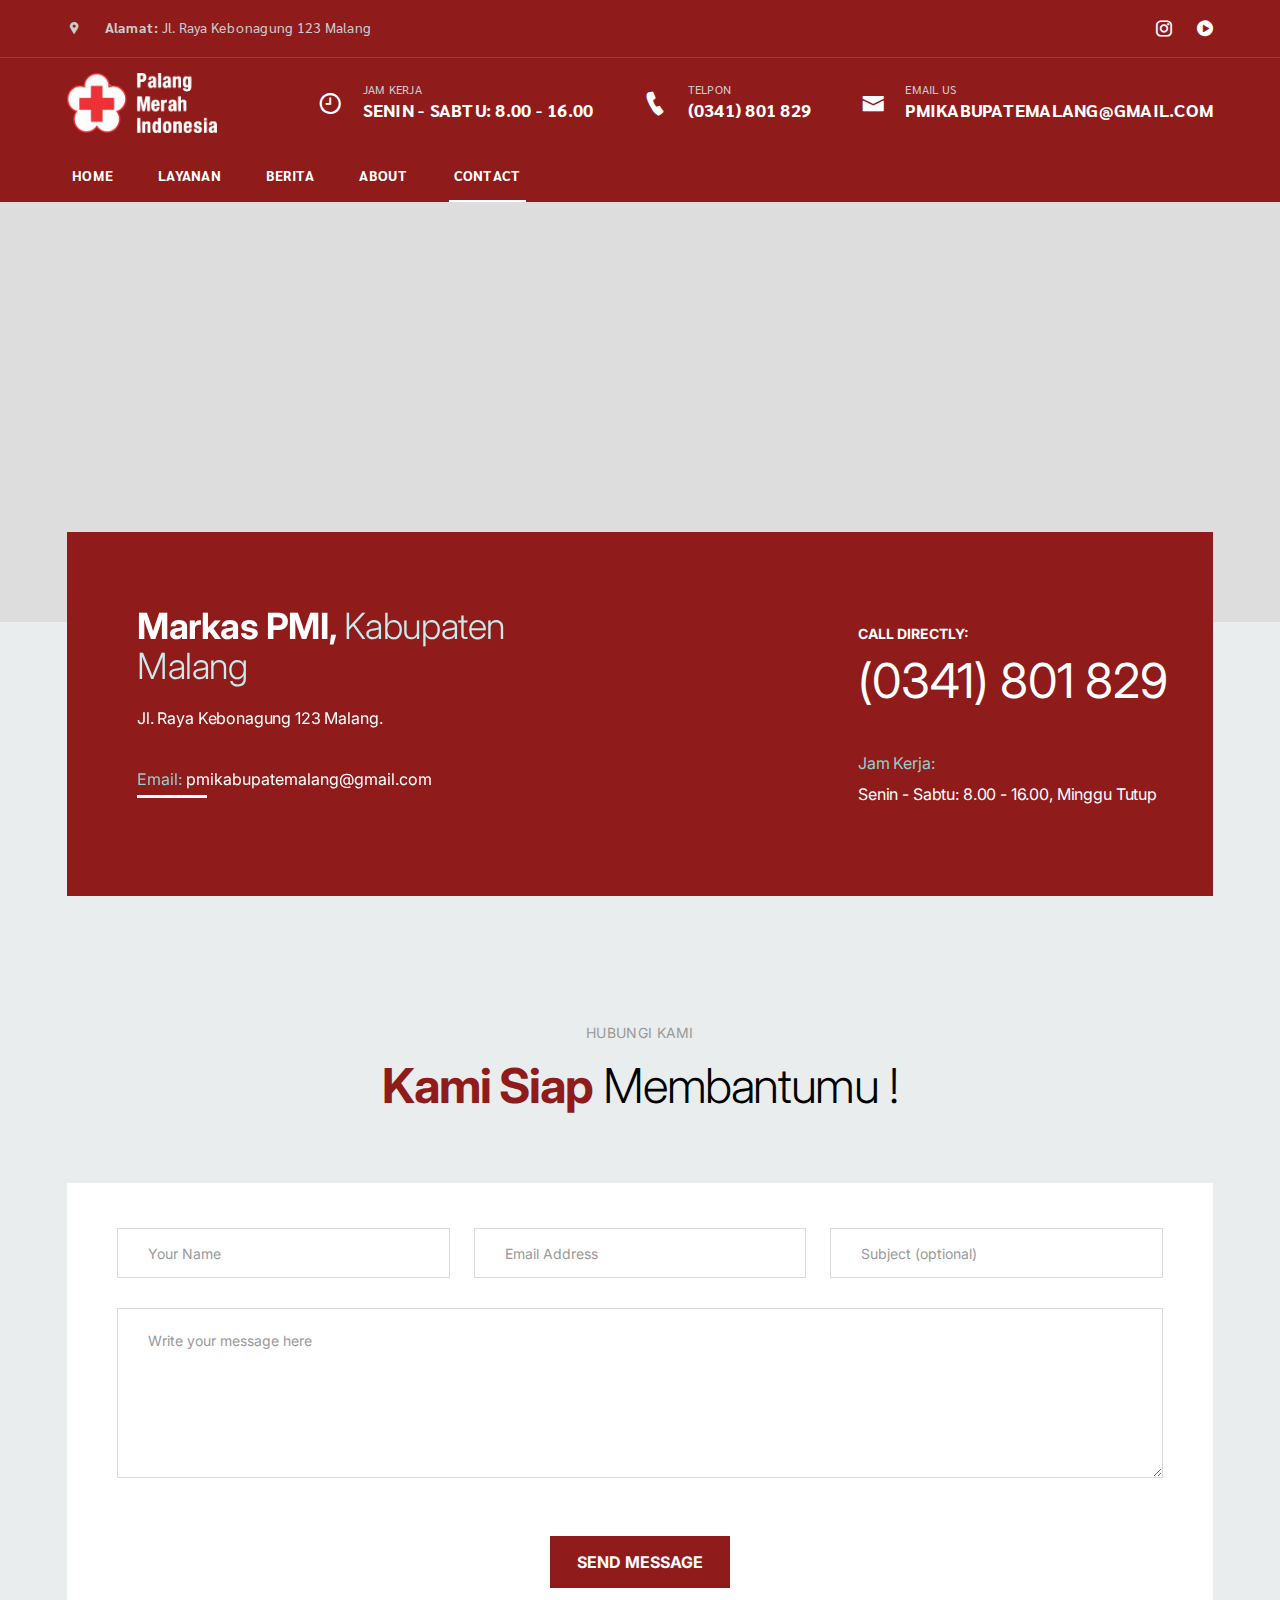
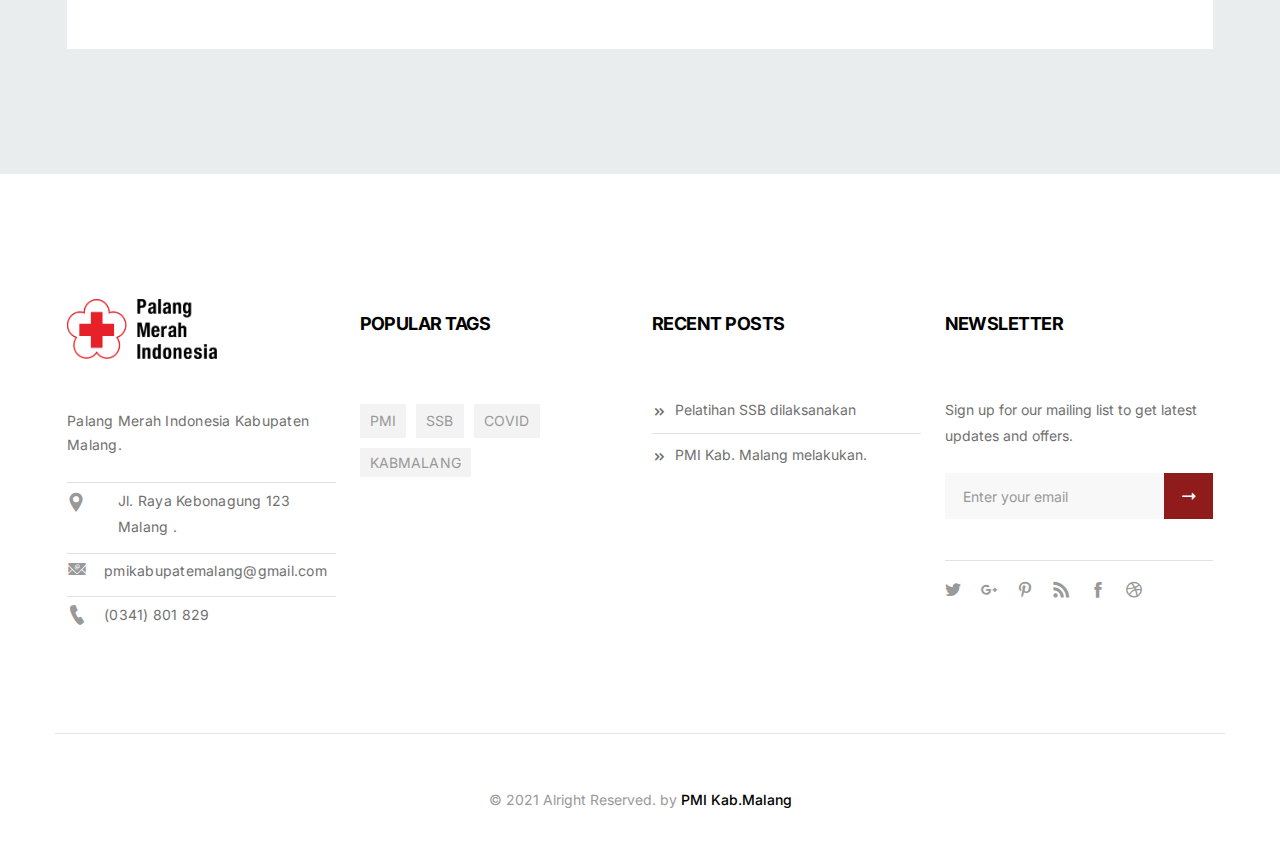
<file: contact.html>
<!DOCTYPE html>
<html lang="en">
  <head>
    <meta charset="utf-8" />
    <meta http-equiv="X-UA-Compatible" content="IE=edge" />
    <meta name="viewport" content="width=device-width, initial-scale=1.0" />
    <title>Contact : PMI Kab. Malang | Official Website</title>
    <!--== Favicon ==-->
    <link rel="shortcut icon" href="assets/img/logopng.png" type="image/x-icon" />
    <!--== Main Style CSS ==-->
    <link href="assets/css/animate.css" rel="stylesheet" />
    <link href="assets/css/style.css" rel="stylesheet" />
  </head>
  
  <body>
    <!--wrapper start-->
    <div class="wrapper home-default-wrapper">
      <!--== Start Preloader Content ==-->
      <div class="preloader-wrap">
        <div class="preloader">
          <span class="dot"></span>
          <div class="dots">
            <span></span>
            <span></span>
            <span></span>
          </div>
        </div>
      </div>
      <!--== End Preloader Content ==-->
  
      <!--== Start Header Wrapper ==-->
      <header class="header">
        <!-- header-top start -->
        <div class="header-top d-none d-lg-block">
          <div class="container">
            <div class="row row-cols-2">
              <div class="col">
                <p>
                  <i class="icofont-google-map"></i> <span>Alamat:</span>
                  Jl. Raya Kebonagung 123 Malang
                </p>
              </div>
              <div class="col">
                <ul class="social-links text-end">
                  <!-- <li>
                      <a href="#"><i class="icofont-twitter"></i></a>
                    </li>
                    <li>
                      <a href="#"><i class="icofont-facebook"></i></a>
                    </li> -->
                  <li>
                    <a href="https://instagram.com/pmikabupatenmalang"><i class="icofont-instagram"></i></a>
                  </li>
                  <!-- <li>
                      <a href="#"><i class="icofont-rss-feed"></i></a>
                    </li> -->
                  <li>
                    <a href="https://youtube.com/"><i class="icofont-play-alt-1"></i></a>
                  </li>
                </ul>
              </div>
            </div>
          </div>
        </div>
        <!-- header-top end -->
  
        <!-- header-middle start -->
        <div class="header-middle mobile-sticky">
          <div class="container">
            <div class="row">
              <div class="col-12">
                <div class="header-middle-content">
                  <div class="header-logo">
                    <a href="index.html">
                      <img class="sticky-img" src="assets/img/logopmi.png" alt="Logo" height="60px" width="150px" />
                    </a>
                  </div>
                  <ul class="media-wrap d-none d-lg-flex">
                    <!-- media-list start -->
                    <li class="media media-list">
                      <span class="media-icon"><i class="icofont-clock-time"></i></span>
                      <div class="media-content">
                        <span class="media-sub-heading">Jam Kerja</span>
                        <span class="media-heading">Senin - Sabtu: 8.00 - 16.00
                        </span>
                      </div>
                    </li>
                    <!-- media-list end -->
  
                    <!-- media-list start -->
                    <li class="media media-list">
                      <span class="media-icon"><i class="icofont-ui-call"></i></span>
                      <div class="media-content">
                        <span class="media-sub-heading">Telpon</span>
                        <a class="media-heading" href="tel:(0341) 801 829">(0341) 801 829</a>
                      </div>
                    </li>
                    <!-- media-list end -->
  
                    <!-- media-list start -->
                    <li class="media media-list">
                      <span class="media-icon"><i class="icofont-envelope"></i></span>
                      <div class="media-content">
                        <span class="media-sub-heading">email us</span>
                        <a class="media-heading" href="mailto:pmikabupatemalang@gmail.com">pmikabupatemalang@gmail.com</a>
                      </div>
                    </li>
                    <!-- media-list end -->
                  </ul>
                  <!-- <a
                      href="#"
                      class="book-now-btn d-none d-sm-inline-block d-lg-none"
                      >book an appointment</a
                    > -->
                  <div class="mobile-menu-toggle d-lg-none">
                    <a href="#offcanvas-mobile-menu" class="offcanvas-toggle">
                      <svg viewBox="0 0 800 600">
                        <path d="M300,220 C300,220 520,220 540,220 C740,220 640,540 520,420 C440,340 300,200 300,200"
                          id="top"></path>
                        <path d="M300,320 L540,320" id="middle"></path>
                        <path d="M300,210 C300,210 520,210 540,210 C740,210 640,530 520,410 C440,330 300,190 300,190"
                          id="bottom" transform="translate(480, 320) scale(1, -1) translate(-480, -318)"></path>
                      </svg>
                    </a>
                  </div>
                </div>
              </div>
            </div>
          </div>
        </div>
        <!-- header-middle end -->
  
        <!-- header-bottom start -->
        <div class="header-bottom d-none d-lg-block">
          <div class="container">
            <div class="row">
              <div class="col-lg-12">
                <div class="d-flex flex-wrap align-items-center justify-content-between">
                  <ul class="main-menu">
                    <li>
                      <a class="main-menu-link" href="index.html">Home</a>
                    </li>
                    <li>
                      <a class="main-menu-link" href="#">Layanan</a>
                    </li>
                    <li>
                      <a class="main-menu-link" href="#">Berita</a>                      
                    </li>
                    <li>
                      <a class="main-menu-link" href="about.html">About</a>
                    </li>
                    <li class="active">
                      <a class="main-menu-link" href="contact.html">Contact</a>
                    </li>
  
                  </ul>
                  <!-- <a href="#" class="book-now-btn">book an appointment</a> -->
                </div>
              </div>
            </div>
          </div>
        </div>
        <!-- header-bottom end -->
        <!-- header-bottom start -->
        <div class="header-bottom sticky-header d-none d-lg-block">
          <div class="container">
            <div class="row">
              <div class="col-lg-12">
                <div class="d-flex flex-wrap align-items-center justify-content-between">
                  <ul class="main-menu">
                    <li class="active">
                      <a class="main-menu-link" href="#">Home</a>
                    </li>
                    <li>
                      <a class="main-menu-link" href="#">Services</a>
                      <ul class="sub-menu">
                        <li>
                          <a class="sub-menu-link" href="#">Services</a>
                        </li>
                        <li>
                          <a class="sub-menu-link" href="#">Service Details</a>
                        </li>
                      </ul>
                    </li>
  
                    <li>
                      <a class="main-menu-link" href="#">Blog</a>
                      <ul class="sub-menu">
                        <li>
                          <a class="sub-menu-link" href="#">Blog list</a>
                        </li>
                        <li>
                          <a class="sub-menu-link" href="#">Blog Details</a>
                        </li>
                      </ul>
                    </li>
  
                    <li>
                      <a class="main-menu-link" href="about.html">About</a>
                    </li>
                    <li>
                      <a class="main-menu-link" href="contact.html">Contact</a>
                    </li>
  
                  </ul>
                  <!-- <a href="#" class="book-now-btn">book an appointment</a> -->
                </div>
              </div>
            </div>
          </div>
        </div>
        <!-- header-bottom end -->
      </header>
      <!--== End Header Wrapper ==-->

      <main class="main-content site-wrapper-reveal">
        <!--== Start Map Area Wrapper ==-->
        <div class="contact-map-area">
          <iframe
            src="https://www.google.com/maps/embed?pb=!1m18!1m12!1m3!1d63213.91281865724!2d112.60551891575271!3d-8.012386180503025!2m3!1f0!2f0!3f0!3m2!1i1024!2i768!4f13.1!3m3!1m2!1s0x2e789d64a7c7fea7%3A0xa137f2e2820e2c03!2sMarkas%20PMI%20Kab.%20Malang!5e0!3m2!1sen!2sid!4v1618412292502!5m2!1sen!2sid"
          ></iframe>
        </div>
        <!--== End Map Area Wrapper ==-->

        <!--== Start Contact Area ==-->
        <section class="contact-area">
          <div class="container">
            <div class="row">
              <div class="col-lg-12">
                <div class="contact-info-content">
                  <div class="info-address">
                    <h2 class="title">Markas PMI, <span>Kabupaten Malang</span></h2>
                    <p>
                      Jl. Raya Kebonagung 123 Malang.
                    </p>
                    <a href="mailto://pmikabupatemalang@gmail.com"
                      ><span>Email:</span> pmikabupatemalang@gmail.com</a
                    >
                  </div>
                  <div class="brand-office">
                    <div class="info-tem style-two">
                      <h6>Call directly:</h6>
                      <p>(0341) 801 829</p>
                    </div>                    
                    <div class="info-tem mb-0">
                      <h6>Jam Kerja:</h6>
                      <p>Senin - Sabtu: 8.00 - 16.00, Minggu Tutup</p>
                    </div>
                  </div>
                </div>
              </div>
            </div>
            <div class="row">
              <div class="col-lg-12">
                <div class="contact-form">
                  <div class="section-title text-center">
                    <p>Hubungi Kami</p>
                    <h2 class="title">
                      <span> Kami Siap</span> Membantumu !
                    </h2>
                  </div>
                  <form
                    class="contact-form-wrapper"
                    id="contact-form"
                    action="#"
                    method="#"
                  >
                    <div class="row">
                      <div class="col-md-4">
                        <div class="form-group">
                          <input
                            class="form-control"
                            type="text"
                            name="con_name"
                            placeholder="Your Name"
                          />
                        </div>
                      </div>
                      <div class="col-md-4">
                        <div class="form-group">
                          <input
                            class="form-control"
                            type="email"
                            name="con_email"
                            placeholder="Email Address"
                          />
                        </div>
                      </div>
                      <div class="col-md-4">
                        <div class="form-group">
                          <input
                            class="form-control"
                            type="text"
                            name="con_subject"
                            placeholder="Subject (optional)"
                          />
                        </div>
                      </div>
                      <div class="col-md-12">
                        <div class="form-group mb-0">
                          <textarea
                            name="con_message"
                            rows="5"
                            placeholder="Write your message here"
                          ></textarea>
                        </div>
                      </div>
                      <div class="col-md-12 text-center">
                        <div class="form-group mb-0">
                          <button class="btn btn-theme btn-block" type="submit">
                            Send Message
                          </button>
                        </div>
                      </div>
                    </div>
                  </form>
                </div>
                <!-- Message Notification -->
                <div class="form-message"></div>
              </div>
            </div>
          </div>
        </section>
        <!--== End Contact Area ==-->
      </main>

      <!--== Start Footer Area Wrapper ==-->
      <footer class="footer-area">
        <div class="container">
          <div class="row">
            <div class="col-sm-6 col-md-5 col-lg-4 col-xl-3">
              <div class="widget-item">
                <div class="about-widget">
                  <a class="footer-logo" href="index.html">
                    <img src="assets/img/pmiblack.png" alt="Logo" width="150px" height="60px" />
                  </a>
                  <p class="mb-0">
                    Palang Merah Indonesia Kabupaten Malang.
                  </p>
                  <ul class="widget-contact-info">
                    <li class="info-address">
                      <i class="icofont-location-pin"></i>Jl. Raya Kebonagung 123 Malang .
                    </li>
                    <li class="info-mail">
                      <i class="icofont-email"></i><a
                        href="mailto://pmikabupatemalang@gmail.com">pmikabupatemalang@gmail.com</a>
                    </li>
                    <li class="info-phone">
                      <i class="icofont-ui-call"></i><a href="tel://(0341)801829">(0341) 801 829</a>
                    </li>
                  </ul>
                </div>
              </div>
            </div>
            <div class="col-sm-6 col-md-6 offset-md-1 col-lg-3 offset-lg-0 col-xl-3 d-lg-none d-xl-block">
              <div class="widget-item d-inline-block">
                <h4 class="widget-title line-bottom">Popular Tags</h4>
                <div class="widget-tags">
                  <ul>
                    <li><a href="#/">PMI</a></li>
                    <li><a href="#/">SSB</a></li>
                    <li><a href="#/">COVID</a></li>
                    <li><a href="#/">KABMALANG</a></li>
                  </ul>
                </div>
              </div>
            </div>
            <div class="col-sm-6 col-md-5 col-lg-4 col-xl-3">
              <div class="widget-item">
                <h4 class="widget-title line-bottom">Recent Posts</h4>
                <nav class="widget-posts">
                  <ul class="posts-item">
                    <li>
                      <a href="#"><i class="icon icofont-rounded-double-right"></i>Pelatihan SSB dilaksanakan</a>
                    </li>
                    <li>
                      <a href="#"><i class="icon icofont-rounded-double-right"></i>PMI Kab. Malang melakukan.</a>
                    </li>
                  </ul>
                </nav>
              </div>
            </div>
            <div class="col-sm-6 col-md-6 offset-md-1 col-lg-4 offset-lg-0 col-xl-3">
              <div class="widget-item">
                <h4 class="widget-title line-bottom">Newsletter</h4>
                <div class="widget-newsletter">
                  <p>
                    Sign up for our mailing list to get latest updates and
                    offers.
                  </p>
                  <form class="newsletter-form input-btn-group">
                    <input class="form-control" type="text" placeholder="Enter your email" />
                    <button class="btn btn-theme" type="button">
                      <i class="icofont-long-arrow-right"></i>
                    </button>
                  </form>
                </div>
                <div class="widget-social-icons">
                  <a href="#"><i class="icofont-twitter"></i></a>
                  <a href="#"><i class="icofont-google-plus"></i></a>
                  <a href="#"><i class="icofont-pinterest"></i></a>
                  <a href="#"><i class="icofont-rss"></i></a>
                  <a href="#"><i class="icofont-facebook"></i></a>
                  <a href="#"><i class="icofont-dribbble"></i></a>
                </div>
              </div>
            </div>
          </div>
        </div>
        <div class="footer-bottom">
          <div class="container">
            <div class="row text-center">
              <div class="col-sm-12">
                <div class="widget-copyright">
                  <p>
                    &copy; 2021 Alright Reserved. by
                    <a target="_blank" href="#">PMI Kab.Malang</a>
                  </p>
                </div>
              </div>
            </div>
          </div>
        </div>
      </footer>
      <!--== End Footer Area Wrapper ==-->

      <!-- offcanvas-overlay start -->
      <div class="offcanvas-overlay"></div>
      <!-- offcanvas-overlay end -->
      <!-- offcanvas-mobile-menu start -->
      <div id="offcanvas-mobile-menu" class="offcanvas offcanvas-mobile-menu">
        <div class="inner">
          <div class="border-bottom mb-3 pb-3 text-end">
            <button class="offcanvas-close">×</button>
          </div>
          <div class="offcanvas-head mb-3">
            <div class="header-top-offcanvas">
              <p>
                <i class="icofont-google-map"></i> <span>ADDRESS:</span> 568
                Elizaberth Str, London, UK
              </p>
            </div>
          </div>
<nav class="offcanvas-menu">
            <ul>
              <li>
                <a href="#"><span class="menu-text">Home</span></a>
                <ul class="offcanvas-submenu">
                  <li><a href="index.html">Home 1</a></li>
                </ul>
              </li>
              <li>
                <a href="#"><span class="menu-text">Layanan</span></a>
                <ul class="offcanvas-submenu">
                  <li>
                    <a href="services.html">Service</a>
                  </li>
                  <li>
                    <a href="service-details.html">service details</a>
                  </li>
                </ul>
              </li>

              <li>
                <a href="#"><span class="menu-text">blog</span></a>
                <ul class="offcanvas-submenu">
                  <li>
                    <a href="blog.html">Blog list</a>
                  </li>
                  <li>
                    <a href="blog-details.html">Blog details</a>
                  </li>
                </ul>
              </li>

              <li>
                <a href="about.html">about</a>
              </li>

              <li><a href="contact.html">Contact Us</a></li>
            </ul>
          </nav>
          <div class="offcanvas-social my-4">
            <ul>
              <li>
                <a href="#"><i class="icofont-twitter"></i></a>
              </li>
              <li>
                <a href="#"><i class="icofont-facebook"></i></a>
              </li>
              <li>
                <a href="#"><i class="icofont-instagram"></i></a>
              </li>
              <li>
                <a href="#"><i class="icofont-rss-feed"></i></a>
              </li>
              <li>
                <a href="#"><i class="icofont-play-alt-1"></i></a>
              </li>
            </ul>
          </div>

          <ul class="media-wrap">
            <!-- media-list start -->
            <li class="media media-list">
              <span class="media-icon"><i class="icofont-clock-time"></i></span>
              <div class="media-content">
                <span class="media-sub-heading">working hours</span>
                <span class="media-heading">MON - FRI: 9.00 - 21.00 </span>
              </div>
            </li>
            <!-- media-list end -->

            <!-- media-list start -->
            <li class="media media-list">
              <span class="media-icon"><i class="icofont-ui-call"></i></span>
              <div class="media-content">
                <span class="media-sub-heading">hotline 24/7</span>
                <a class="media-heading" href="tel:62341-801-829"
                  >(0341) 801 829</a
                >
              </div>
            </li>
            <!-- media-list end -->

            <!-- media-list start -->
            <li class="media media-list">
              <span class="media-icon"><i class="icofont-envelope"></i></span>
              <div class="media-content">
                <span class="media-sub-heading">email us</span>
                <a class="media-heading" href="mailto:pmikabupatemalang@gmail.com"
                  >pmikabupatemalang@gmail.com</a
                >
              </div>
            </li>
            <!-- media-list end -->
          </ul>
        </div>
      </div>
      <!-- offcanvas-mobile-menu end -->

      <!--== Scroll Top Button ==-->
      <div class="scroll-to-top"><span class="icofont-rounded-up"></span></div>
    </div>

    <!--=======================Javascript============================-->

    <!--=== Modernizr Min Js ===-->
    <script src="assets/js/modernizr.js"></script>
    <!--=== jQuery Min Js ===-->
    <script src="assets/js/jquery-main.js"></script>
    <!--=== jQuery Migration Min Js ===-->
    <script src="assets/js/jquery-migrate.js"></script>
    <!--=== Popper Min Js ===-->
    <script src="assets/js/popper.min.js"></script>
    <!--=== Bootstrap Min Js ===-->
    <script src="assets/js/bootstrap.min.js"></script>
    <!--=== jquery UI Min Js ===-->
    <script src="assets/js/jquery-ui.min.js"></script>
    <!--=== Plugin Collection Js ===-->
    <script src="assets/js/plugincollection.js"></script>

    <!--=== Custom Js ===-->
    <script src="assets/js/custom.js"></script>
  </body>
</html>
</file>
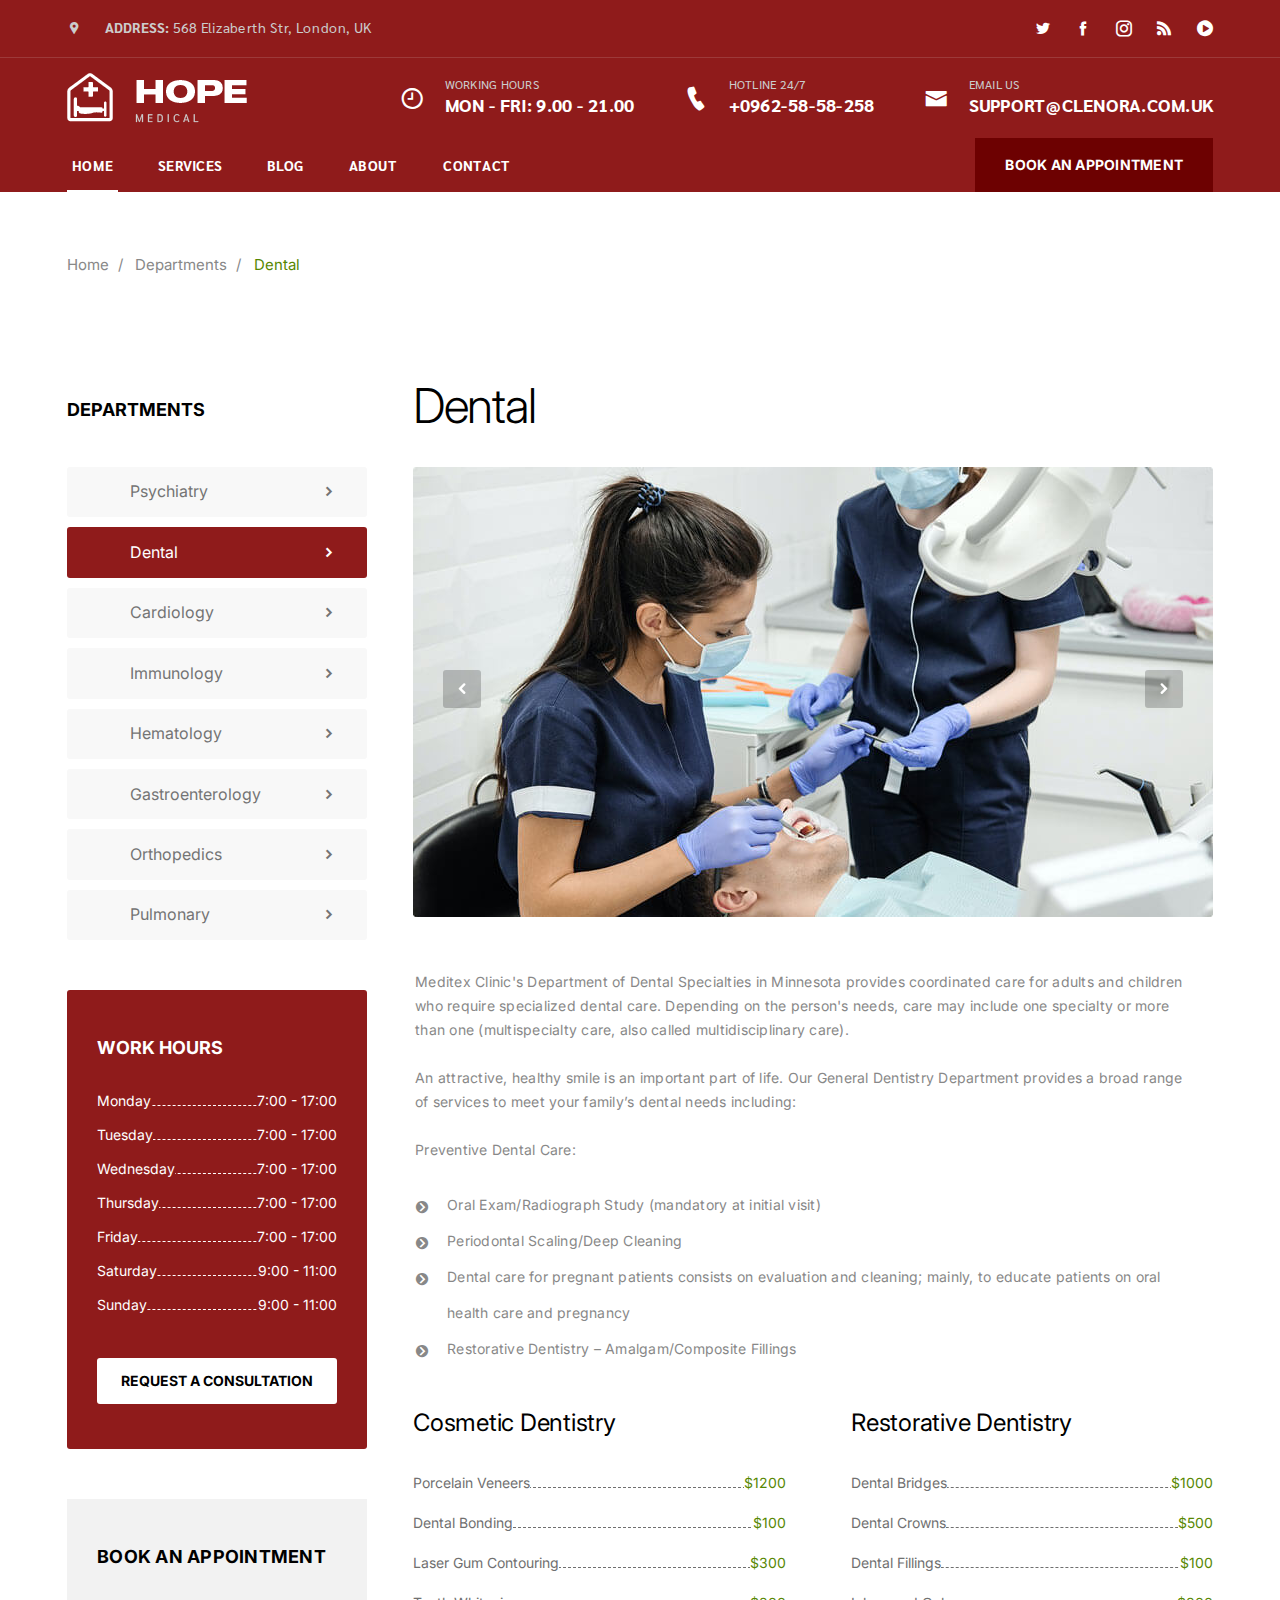
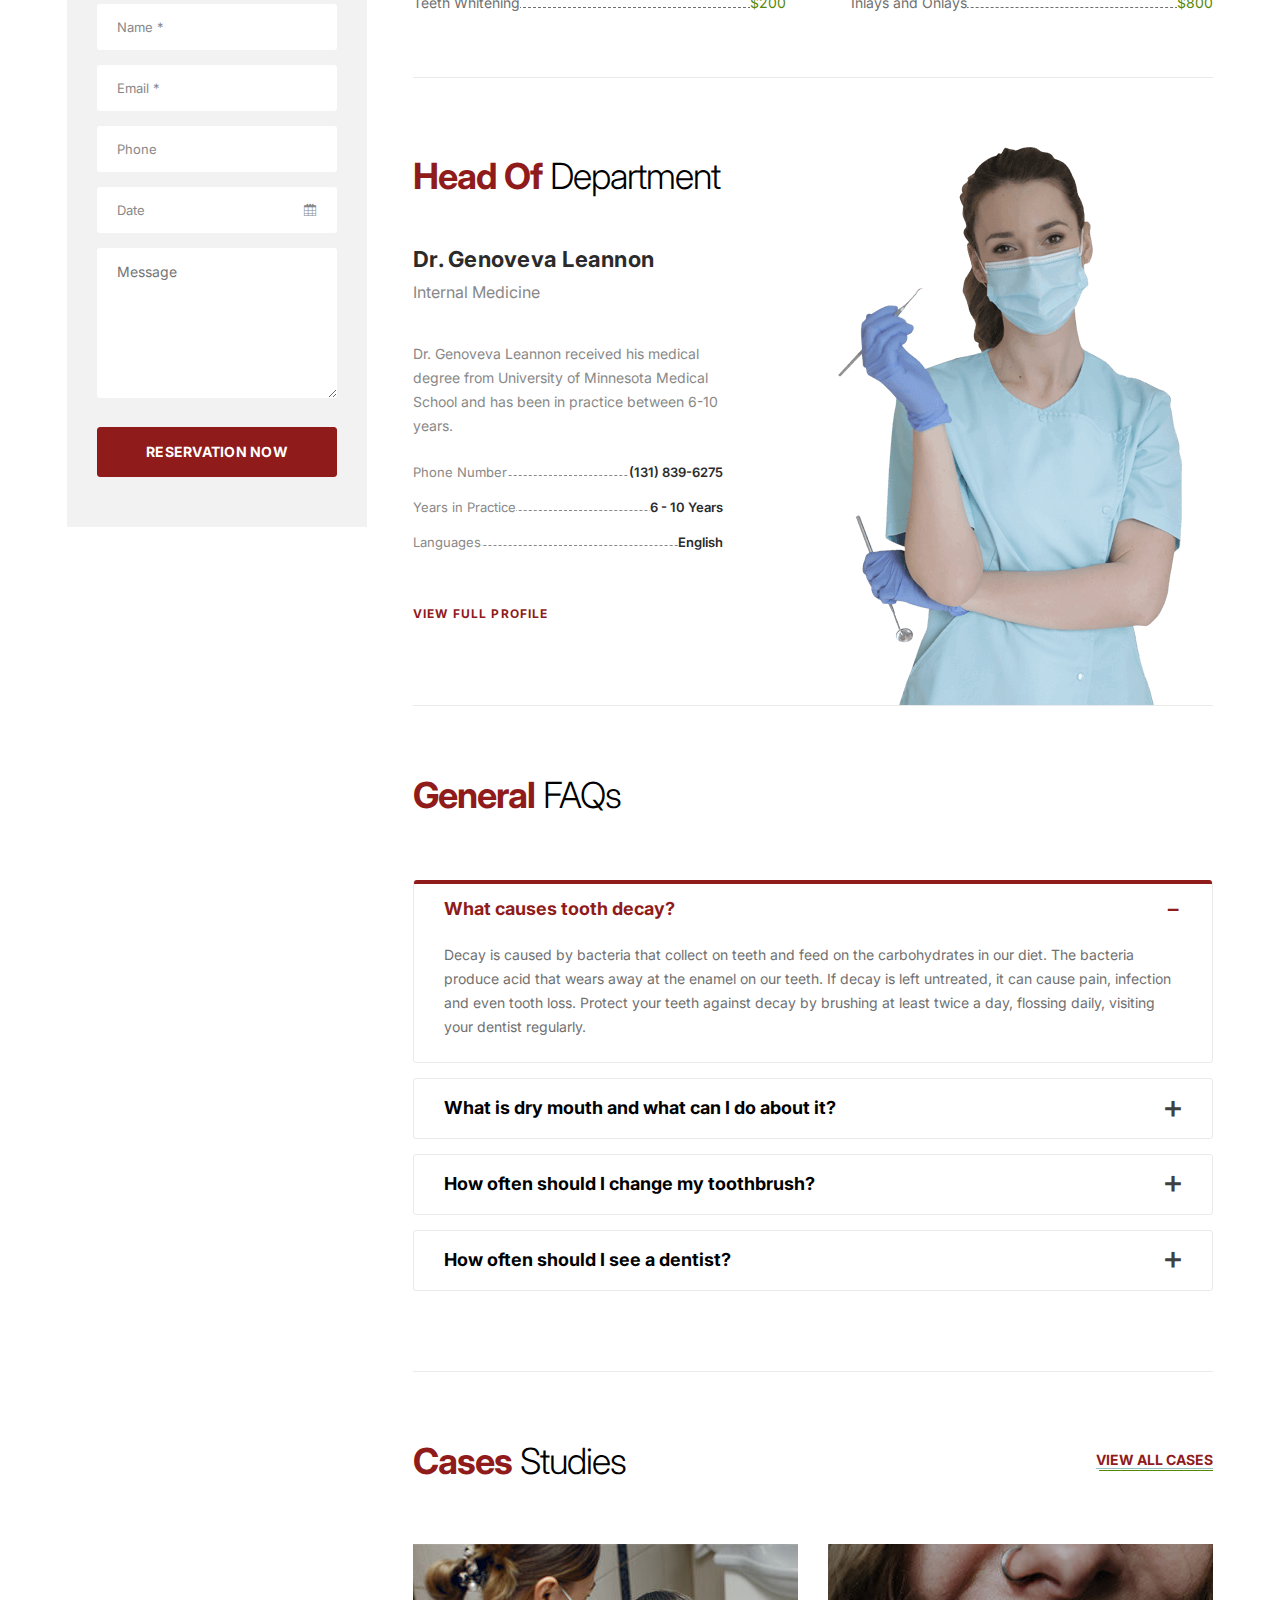
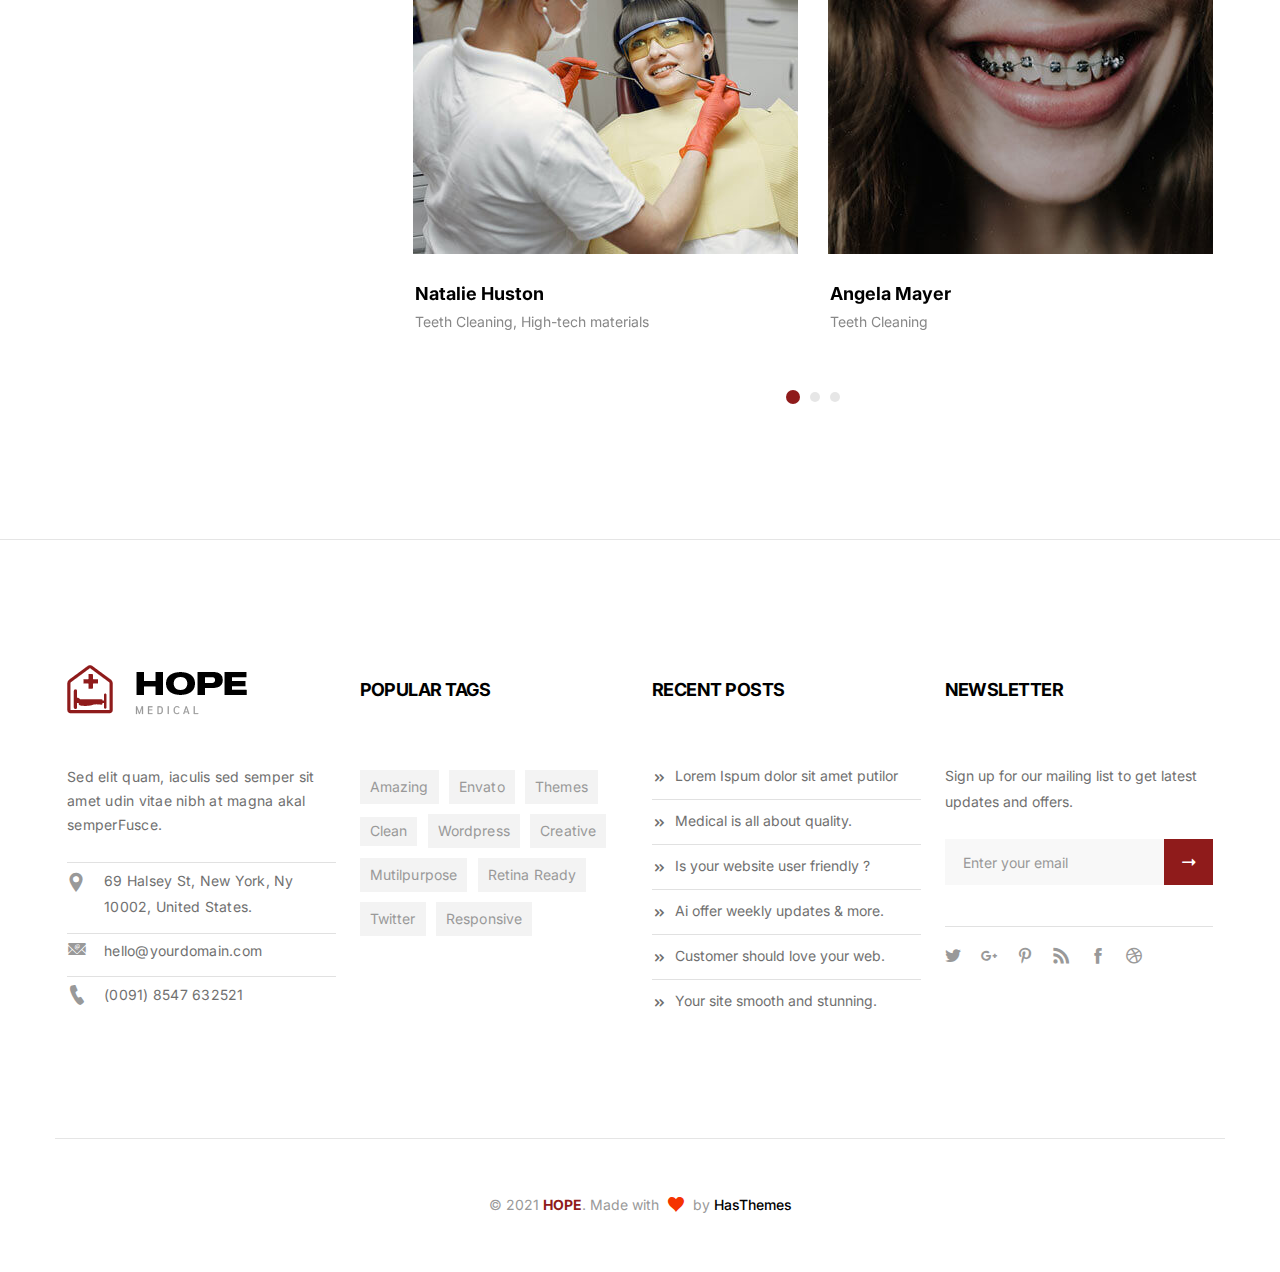
<file: service-details.html>
<!DOCTYPE html>
<html lang="en">

<head>
    <meta charset="utf-8">
    <meta http-equiv="X-UA-Compatible" content="IE=edge">
    <meta name="viewport" content="width=device-width, initial-scale=1.0" />
    <title>Hope – Health & Medical HTML5 Template</title>
    <!--== Favicon ==-->
    <link rel="shortcut icon" href="assets/img/favicon.ico" type="image/x-icon" />
    <!--== Main Style CSS ==-->
    <link href="assets/css/style.css" rel="stylesheet" />

</head>

<body>

<!--wrapper start-->
<div class="wrapper">

  <!--== Start Preloader Content ==-->
  <div class="preloader-wrap">
  	<div class="preloader">
	    <span class="dot"></span>
	    <div class="dots">
        <span></span>
        <span></span>
        <span></span>
	    </div>
  	</div>
  </div>
  <!--== End Preloader Content ==-->

  <!--== Start Header Wrapper ==-->
  <header class="header">
    <!-- header-top start -->
    <div class="header-top d-none d-lg-block">
      <div class="container">
        <div class="row row-cols-2">
          <div class="col">
            <p>
              <i class="icofont-google-map"></i> <span>ADDRESS:</span> 568
              Elizaberth Str, London, UK
            </p>
          </div>
          <div class="col">
            <ul class="social-links text-end">
              <li>
                <a href="#"><i class="icofont-twitter"></i></a>
              </li>
              <li>
                <a href="#"><i class="icofont-facebook"></i></a>
              </li>
              <li>
                <a href="#"><i class="icofont-instagram"></i></a>
              </li>
              <li>
                <a href="#"><i class="icofont-rss-feed"></i></a>
              </li>
              <li>
                <a href="#"><i class="icofont-play-alt-1"></i></a>
              </li>
            </ul>
          </div>
        </div>
      </div>
    </div>
    <!-- header-top end -->

    <!-- header-middle start -->
    <div class="header-middle mobile-sticky">
      <div class="container">
        <div class="row">
          <div class="col-12">
            <div class="header-middle-content">
              <div class="header-logo">
                <a href="index.html">
                  <img
                    class="sticky-img"
                    src="assets/img/logo.png"
                    alt="Logo"
                  />
                </a>
              </div>
              <ul class="media-wrap d-none d-lg-flex">
                <!-- media-list start -->
                <li class="media media-list">
                  <span class="media-icon"
                    ><i class="icofont-clock-time"></i
                  ></span>
                  <div class="media-content">
                    <span class="media-sub-heading">working hours</span>
                    <span class="media-heading"
                      >MON - FRI: 9.00 - 21.00
                    </span>
                  </div>
                </li>
                <!-- media-list end -->

                <!-- media-list start -->
                <li class="media media-list">
                  <span class="media-icon"
                    ><i class="icofont-ui-call"></i
                  ></span>
                  <div class="media-content">
                    <span class="media-sub-heading">hotline 24/7</span>
                    <a class="media-heading" href="tel:+0962-58-58-258"
                      >+0962-58-58-258</a
                    >
                  </div>
                </li>
                <!-- media-list end -->

                <!-- media-list start -->
                <li class="media media-list">
                  <span class="media-icon"
                    ><i class="icofont-envelope"></i
                  ></span>
                  <div class="media-content">
                    <span class="media-sub-heading">email us</span>
                    <a
                      class="media-heading"
                      href="mailto:support@clenora.com.uk"
                      >support@clenora.com.uk</a
                    >
                  </div>
                </li>
                <!-- media-list end -->
              </ul>
              <a
                href="#"
                class="book-now-btn d-none d-sm-inline-block d-lg-none"
                >book an appointment</a
              >
              <div class="mobile-menu-toggle d-lg-none">
                <a href="#offcanvas-mobile-menu" class="offcanvas-toggle">
                  <svg viewBox="0 0 800 600">
                    <path
                      d="M300,220 C300,220 520,220 540,220 C740,220 640,540 520,420 C440,340 300,200 300,200"
                      id="top"
                    ></path>
                    <path d="M300,320 L540,320" id="middle"></path>
                    <path
                      d="M300,210 C300,210 520,210 540,210 C740,210 640,530 520,410 C440,330 300,190 300,190"
                      id="bottom"
                      transform="translate(480, 320) scale(1, -1) translate(-480, -318)"
                    ></path>
                  </svg>
                </a>
              </div>
            </div>
          </div>
        </div>
      </div>
    </div>
    <!-- header-middle end -->

    <!-- header-bottom start -->
    <div class="header-bottom d-none d-lg-block">
      <div class="container">
        <div class="row">
          <div class="col-lg-12">
            <div
              class="d-flex flex-wrap align-items-center justify-content-between"
            >
                  <ul class="main-menu">
                    <li class="active">
                      <a class="main-menu-link" href="index.html"
                        >Home</a
                      >
                    </li>
                    <li>
                      <a class="main-menu-link" href="services.html"
                        >Services</a
                      >
                      <ul class="sub-menu">
                        <li>
                          <a class="sub-menu-link" href="services.html"
                            >Services</a
                          >
                        </li>
                        <li>
                          <a class="sub-menu-link" href="service-details.html"
                            >Service Details</a
                          >
                        </li>
                      </ul>
                    </li>

                    <li>
                      <a class="main-menu-link" href="blog.html">Blog</a>
                      <ul class="sub-menu">
                        <li>
                          <a class="sub-menu-link" href="blog.html"
                            >Blog list</a
                          >
                        </li>
                        <li>
                          <a class="sub-menu-link" href="blog-details.html"
                            >Blog Details</a
                          >
                        </li>
                      </ul>
                    </li>

                    <li>
                      <a class="main-menu-link" href="about.html">About</a>
                    </li>
                    <li>
                      <a class="main-menu-link" href="contact.html">Contact</a>
                    </li>
                    
                  </ul>
              <a href="#" class="book-now-btn">book an appointment</a>
            </div>
          </div>
        </div>
      </div>
    </div>
    <!-- header-bottom end -->
    <!-- header-bottom start -->
    <div class="header-bottom sticky-header d-none d-lg-block">
      <div class="container">
        <div class="row">
          <div class="col-lg-12">
            <div
              class="d-flex flex-wrap align-items-center justify-content-between"
            >
                  <ul class="main-menu">
                    <li class="active">
                      <a class="main-menu-link" href="index.html"
                        >Home</a
                      >
                    </li>
                    <li>
                      <a class="main-menu-link" href="services.html"
                        >Services</a
                      >
                      <ul class="sub-menu">
                        <li>
                          <a class="sub-menu-link" href="services.html"
                            >Services</a
                          >
                        </li>
                        <li>
                          <a class="sub-menu-link" href="service-details.html"
                            >Service Details</a
                          >
                        </li>
                      </ul>
                    </li>

                    <li>
                      <a class="main-menu-link" href="blog.html">Blog</a>
                      <ul class="sub-menu">
                        <li>
                          <a class="sub-menu-link" href="blog.html"
                            >Blog list</a
                          >
                        </li>
                        <li>
                          <a class="sub-menu-link" href="blog-details.html"
                            >Blog Details</a
                          >
                        </li>
                      </ul>
                    </li>

                    <li>
                      <a class="main-menu-link" href="about.html">About</a>
                    </li>
                    <li>
                      <a class="main-menu-link" href="contact.html">Contact</a>
                    </li>
                    
                  </ul>
              <a href="#" class="book-now-btn">book an appointment</a>
            </div>
          </div>
        </div>
      </div>
    </div>
    <!-- header-bottom end -->
  </header>
  <!--== End Header Wrapper ==-->

  <main class="main-content site-wrapper-reveal">
    <!--== Start Page Title Area ==-->
    <div class="page-title-area">
      <div class="container">
        <div class="row">
          <div class="col-lg-12">
            <div class="page-title-content">
              <div class="bread-crumbs">
                <a href="index.html">Home<span class="breadcrumb-sep">/</span></a>
                <a href="index.html">Departments<span class="breadcrumb-sep">/</span></a>
                <span class="active">Dental</span>
              </div>
            </div>
          </div>
        </div>
      </div>
    </div>
    <!--== End Page Title Area ==-->

    <!--== Start Departments Area ==-->
    <section class="department-area">
      <div class="container">
        <div class="row">
          <div class="col-lg-12">
            <div class="department-wrpp">
              <!--== Start Sidebar Wrapper ==-->
              <div class="sidebar-wrapper">
                <!-- == Start Sidebar Item == -->
                <div class="widget-item">
                  <h4 class="widget-title">Departments</h4>
                  <div class="widget-side-nav">
                    <ul>
                      <li><a href="service-details.html">Psychiatry</a></li>
                      <li><a class="active" href="service-details.html">Dental</a></li>
                      <li><a href="service-details.html">Cardiology</a></li>
                      <li><a href="service-details.html">Immunology</a></li>
                      <li><a href="service-details.html">Hematology</a></li>
                      <li><a href="service-details.html">Gastroenterology</a></li>
                      <li><a href="service-details.html">Orthopedics</a></li>
                      <li><a href="service-details.html">Pulmonary</a></li>
                    </ul>
                  </div>
                </div>
                <!-- == End Sidebar Item == -->

                <!-- == Start Sidebar Item == -->
                <div class="widget-item">
                  <div class="widget-work-hours">
                    <h4 class="title">Work Hours</h4>
                    <ul>
                      <li><span class="work-day">Monday</span><span class="work-hours">7:00 - 17:00</span></li>
                      <li><span class="work-day">Tuesday</span><span class="work-hours">7:00 - 17:00</span></li>
                      <li><span class="work-day">Wednesday</span><span class="work-hours">7:00 - 17:00</span></li>
                      <li><span class="work-day">Thursday</span><span class="work-hours">7:00 - 17:00</span></li>
                      <li><span class="work-day">Friday</span><span class="work-hours">7:00 - 17:00</span></li>
                      <li><span class="work-day">Saturday</span><span class="work-hours">9:00 - 11:00</span></li>
                      <li><span class="work-day">Sunday</span><span class="work-hours">9:00 - 11:00</span></li>
                    </ul>
                    <a class="btn-theme btn-white" href="#/">REQUEST A CONSULTATION</a>
                  </div>
                </div>
                <!-- == End Sidebar Item == -->

                <!-- == Start Sidebar Item == -->
                <div class="widget-item">
                  <div class="widget-appointment-form">
                    <h4 class="title">Book An Appointment</h4>
                    <form id="contact-form" action="http://whizthemes.com/mail-php/raju/arden/mail.php" method="post">
                      <div class="row">
                        <div class="col-md-12">
                          <div class="form-group">
                            <input class="form-control" type="text" name="con_name" placeholder="Name *">
                          </div>
                        </div>
                        <div class="col-md-12">
                          <div class="form-group">
                            <input class="form-control" type="email" name="con_email" placeholder="Email *">
                          </div>
                        </div>
                        <div class="col-md-12">
                          <div class="form-group">
                            <input class="form-control" type="text" name="con_phone" placeholder="Phone">
                          </div>
                        </div>
                        <div class="col-md-12">
                          <div class="form-group datepicker-group">
                            <label for="datepicker" class="form-label icofont-calendar"></label>
                            <input class="form-control" id="datepicker" type="text" name="con_date" placeholder="Date">
                          </div>
                        </div>
                        <div class="col-md-12">
                          <div class="form-group mb-0">
                            <textarea name="con_message" rows="4" placeholder="Message"></textarea>
                          </div>
                        </div>
                        <div class="col-md-12">
                          <div class="form-group mb-0">
                            <button class="btn btn-theme" type="submit">Reservation Now</button>
                          </div>
                        </div>
                      </div>
                    </form>
                  </div>
                </div>
                <!-- == End Sidebar Item == -->
              </div>
              <!--== Ens Sidebar Wrapper ==-->

              <div class="department-content">
                <h2 class="title">Dental</h2>
                <div class="swiper-container department-gallery">
                  <div class="swiper-wrapper gallery-slider">
                    <div class="swiper-slide">
                      <img src="assets/img/photos/department-s1.jpg" alt="hope-Image">
                    </div>
                    <div class="swiper-slide">
                      <img src="assets/img/photos/department-s2.jpg" alt="hope-Image">
                    </div>
                  </div>
                  <!-- Add Arrows -->
                  <div class="swiper-button-prev"><i class="icofont-rounded-left"></i></div>
                  <div class="swiper-button-next"><i class="icofont-rounded-right"></i></div>
                </div>

                <div class="content">                  
                  <p>Meditex Clinic's Department of Dental Specialties in Minnesota provides coordinated care for adults and children who require specialized dental care. Depending on the person's needs, care may include one specialty or more than one (multispecialty care, also called multidisciplinary care).</p>
                  <p>An attractive, healthy smile is an important part of life. Our General Dentistry Department provides a broad range of services to meet your family’s dental needs including:</p>
                  <p>Preventive Dental Care:</p>
                  <ul class="list-style1">
                    <li>Oral Exam/Radiograph Study (mandatory at initial visit)</li>
                    <li>Periodontal Scaling/Deep Cleaning</li>
                    <li>Dental care for pregnant patients consists on evaluation and cleaning; mainly, to educate patients on oral health care and pregnancy</li>
                    <li>Restorative Dentistry – Amalgam/Composite Fillings</li>
                  </ul>
                </div>

                <div class="price-list-col2">
                  <div class="price-list">
                    <h4>Cosmetic Dentistry</h4>
                    <ul>
                      <li><span class="service-name">Porcelain Veneers</span><span class="service-price">$1200</span></li>
                      <li><span class="service-name">Dental Bonding</span><span class="service-price">$100</span></li>
                      <li><span class="service-name">Laser Gum Contouring</span><span class="service-price">$300</span></li>
                      <li><span class="service-name">Teeth Whitening</span><span class="service-price">$200</span></li>
                    </ul>
                  </div>
                  <div class="price-list">
                    <h4>Restorative Dentistry</h4>
                    <ul>
                      <li><span class="service-name">Dental Bridges</span><span class="service-price">$1000</span></li>
                      <li><span class="service-name">Dental Crowns</span><span class="service-price">$500</span></li>
                      <li><span class="service-name">Dental Fillings</span><span class="service-price">$100</span></li>
                      <li><span class="service-name">Inlays and Onlays</span><span class="service-price">$800</span></li>
                    </ul>
                  </div>
                </div>

                <div class="team-single">
                  <h2 class="title"><span>Head Of</span> Department</h2>
                  <div class="membr-info">
                    <h4 class="name">Dr. Genoveva Leannon</h4>
                    <h5 class="designation">Internal Medicine</h5>
                    <div class="desc">
                      <p>Dr. Genoveva Leannon received his medical degree from University of Minnesota Medical School and has been in practice between 6-10 years.</p>
                      <ul>
                        <li><span>Phone Number</span><span>(131) 839-6275</span></li>
                        <li><span>Years in Practice</span><span>6 - 10 Years</span></li>
                        <li><span>Languages</span><span>English</span></li>
                      </ul>
                      <a href="#/" class="btn-link">VIEW FULL PROFILE</a>
                    </div>
                  </div>
                  <div class="thumb">
                    <img src="assets/img/photos/doctor-02.png" alt="hope-Image">
                  </div>
                </div>

                <div class="faq-area">
                  <h2 class="title"><span>General</span> FAQs</h2>
                  <div class="accordian-content">
                    <div class="accordion" id="accordionStyle">
                      <div class="accordion-item">
                        <div class="accordion-header" id="headingOne">
                          <button class="accordion-button" type="button" data-bs-toggle="collapse" data-bs-target="#collapseOne" aria-expanded="true" aria-controls="collapseOne">
                            What causes tooth decay?
                            <i class="icon icon-plus icofont-plus"></i>
                            <i class="icon icon-minus icofont-minus"></i>
                          </button>
                        </div>
                        <div id="collapseOne" class="accordion-collapse collapse show" aria-labelledby="headingOne" data-bs-parent="#accordionStyle">
                          <div class="accordion-body">
                            Decay is caused by bacteria that collect on teeth and feed on the carbohydrates in our diet. The bacteria produce acid that wears away at the enamel on our teeth. If decay is left untreated, it can cause pain, infection and even tooth loss. Protect your teeth against decay by brushing at least twice a day, flossing daily, visiting your dentist regularly.
                          </div>
                        </div>
                      </div>
                      <div class="accordion-item">
                        <div class="accordion-header" id="headingTwo">
                          <button class="accordion-button collapsed" type="button" data-bs-toggle="collapse" data-bs-target="#collapseTwo" aria-expanded="false" aria-controls="collapseTwo">
                            What is dry mouth and what can I do about it?
                            <i class="icon icon-plus icofont-plus"></i>
                            <i class="icon icon-minus icofont-minus"></i>
                          </button>
                        </div>
                        <div id="collapseTwo" class="accordion-collapse collapse" aria-labelledby="headingTwo" data-bs-parent="#accordionStyle">
                          <div class="accordion-body">
                            Decay is caused by bacteria that collect on teeth and feed on the carbohydrates in our diet. The bacteria produce acid that wears away at the enamel on our teeth. If decay is left untreated, it can cause pain, infection and even tooth loss. Protect your teeth against decay by brushing at least twice a day, flossing daily, visiting your dentist regularly.
                          </div>
                        </div>
                      </div>
                      <div class="accordion-item">
                        <div class="accordion-header" id="headingThree">
                          <button class="accordion-button collapsed" type="button" data-bs-toggle="collapse" data-bs-target="#collapseThree" aria-expanded="false" aria-controls="collapseThree">
                            How often should I change my toothbrush?
                            <i class="icon icon-plus icofont-plus"></i>
                            <i class="icon icon-minus icofont-minus"></i>
                          </button>
                        </div>
                        <div id="collapseThree" class="accordion-collapse collapse" aria-labelledby="headingThree" data-bs-parent="#accordionStyle">
                          <div class="accordion-body">
                            Decay is caused by bacteria that collect on teeth and feed on the carbohydrates in our diet. The bacteria produce acid that wears away at the enamel on our teeth. If decay is left untreated, it can cause pain, infection and even tooth loss. Protect your teeth against decay by brushing at least twice a day, flossing daily, visiting your dentist regularly.
                          </div>
                        </div>
                      </div>
                      <div class="accordion-item">
                        <div class="accordion-header" id="headingFour">
                          <button class="accordion-button collapsed" type="button" data-bs-toggle="collapse" data-bs-target="#collapseFour" aria-expanded="false" aria-controls="collapseFour">
                            How often should I see a dentist?
                            <i class="icon icon-plus icofont-plus"></i>
                            <i class="icon icon-minus icofont-minus"></i>
                          </button>
                        </div>
                        <div id="collapseFour" class="accordion-collapse collapse" aria-labelledby="headingFour" data-bs-parent="#accordionStyle">
                          <div class="accordion-body">
                            Decay is caused by bacteria that collect on teeth and feed on the carbohydrates in our diet. The bacteria produce acid that wears away at the enamel on our teeth. If decay is left untreated, it can cause pain, infection and even tooth loss. Protect your teeth against decay by brushing at least twice a day, flossing daily, visiting your dentist regularly.
                          </div>
                        </div>
                      </div>
                    </div>
                  </div>
                </div>

                <div class="case-area">
                  <div class="section-title">
                    <h2 class="title"><span>Cases</span> Studies</h2>
                    <a class="btn-link" href="#/">View All Cases</a>
                  </div>
                  <div class="swiper-container case-slider-container">
                    <div class="swiper-wrapper case-slider">
                      <!--== Start Case Item ==-->
                      <div class="swiper-slide case-item">
                        <div class="thumb">
                          <img src="assets/img/cases/01.jpg" alt="hope-Image">
                        </div>
                        <div class="content">
                          <h5 class="name"><a href="#/">Natalie Huston</a></h5>
                          <h6 class="category">Teeth Cleaning, High-tech materials</h6>
                        </div>
                      </div>
                      <!--== End Case Item ==-->

                      <!--== Start Case Item ==-->
                      <div class="swiper-slide case-item">
                        <div class="thumb">
                          <img src="assets/img/cases/02.jpg" alt="hope-Image">
                        </div>
                        <div class="content">
                          <h5 class="name"><a href="#/">Angela Mayer</a></h5>
                          <h6 class="category">Teeth Cleaning</h6>
                        </div>
                      </div>
                      <!--== End Case Item ==-->

                      <!--== Start Case Item ==-->
                      <div class="swiper-slide case-item">
                        <div class="thumb">
                          <img src="assets/img/cases/01.jpg" alt="hope-Image">
                        </div>
                        <div class="content">
                          <h5 class="name"><a href="#/">Natalie Huston</a></h5>
                          <h6 class="category">Teeth Cleaning, High-tech materials</h6>
                        </div>
                      </div>
                      <!--== End Case Item ==-->
                    </div>
                    <!-- Add Pagination -->
                    <div class="swiper-pagination"></div>
                  </div>
                </div>
              </div>
            </div>
          </div>
        </div>
      </div>
    </section>
    <!--== End Departments Area ==-->
  </main>

  <!--== Start Footer Area Wrapper ==-->
  <footer class="footer-area">
    <div class="container">
      <div class="row">
        <div class="col-sm-6 col-md-5 col-lg-4 col-xl-3">
          <div class="widget-item">
            <div class="about-widget">
              <a class="footer-logo" href="index.html">
                <img src="assets/img/logo-dark.png" alt="Logo" />
              </a>
              <p class="mb-0">
                Sed elit quam, iaculis sed semper sit amet udin vitae nibh
                at magna akal semperFusce.
              </p>
              <ul class="widget-contact-info">
                <li class="info-address">
                  <i class="icofont-location-pin"></i>69 Halsey St, New
                  York, Ny 10002, United States.
                </li>
                <li class="info-mail">
                  <i class="icofont-email"></i
                  ><a href="mailto://hello@yourdomain.com"
                    >hello@yourdomain.com</a
                  >
                </li>
                <li class="info-phone">
                  <i class="icofont-ui-call"></i
                  ><a href="tel://(0091)8547632521">(0091) 8547 632521</a>
                </li>
              </ul>
            </div>
          </div>
        </div>
        <div
          class="col-sm-6 col-md-6 offset-md-1 col-lg-3 offset-lg-0 col-xl-3 d-lg-none d-xl-block"
        >
          <div class="widget-item d-inline-block">
            <h4 class="widget-title line-bottom">Popular Tags</h4>
            <div class="widget-tags">
              <ul>
                <li><a href="#/">Amazing</a></li>
                <li><a href="#/">Envato</a></li>
                <li><a href="#/">Themes</a></li>
                <li><a href="#/">Clean</a></li>
                <li><a href="#/">Wordpress</a></li>
                <li><a href="#/">Creative</a></li>
                <li><a href="#/">Mutilpurpose</a></li>
                <li><a href="#/">Retina Ready</a></li>
                <li><a href="#/">Twitter</a></li>
                <li><a href="#/">Responsive</a></li>
              </ul>
            </div>
          </div>
        </div>
        <div class="col-sm-6 col-md-5 col-lg-4 col-xl-3">
          <div class="widget-item">
            <h4 class="widget-title line-bottom">Recent Posts</h4>
            <nav class="widget-posts">
              <ul class="posts-item">
                <li>
                  <a href="blog-details.html"
                    ><i class="icon icofont-rounded-double-right"></i>Lorem
                    Ispum dolor sit amet putilor</a
                  >
                </li>
                <li>
                  <a href="blog-details.html"
                    ><i class="icon icofont-rounded-double-right"></i
                    >Medical is all about quality.</a
                  >
                </li>
                <li>
                  <a href="blog-details.html"
                    ><i class="icon icofont-rounded-double-right"></i>Is
                    your website user friendly ?</a
                  >
                </li>
                <li>
                  <a href="blog-details.html"
                    ><i class="icon icofont-rounded-double-right"></i>Ai
                    offer weekly updates & more.</a
                  >
                </li>
                <li>
                  <a href="blog-details.html"
                    ><i class="icon icofont-rounded-double-right"></i
                    >Customer should love your web.</a
                  >
                </li>
                <li>
                  <a href="blog-details.html"
                    ><i class="icon icofont-rounded-double-right"></i>Your
                    site smooth and stunning.</a
                  >
                </li>
              </ul>
            </nav>
          </div>
        </div>
        <div
          class="col-sm-6 col-md-6 offset-md-1 col-lg-4 offset-lg-0 col-xl-3"
        >
          <div class="widget-item">
            <h4 class="widget-title line-bottom">Newsletter</h4>
            <div class="widget-newsletter">
              <p>
                Sign up for our mailing list to get latest updates and
                offers.
              </p>
              <form class="newsletter-form input-btn-group">
                <input
                  class="form-control"
                  type="text"
                  placeholder="Enter your email"
                />
                <button class="btn btn-theme" type="button">
                  <i class="icofont-long-arrow-right"></i>
                </button>
              </form>
            </div>
            <div class="widget-social-icons">
              <a href="#"><i class="icofont-twitter"></i></a>
              <a href="#"><i class="icofont-google-plus"></i></a>
              <a href="#"><i class="icofont-pinterest"></i></a>
              <a href="#"><i class="icofont-rss"></i></a>
              <a href="#"><i class="icofont-facebook"></i></a>
              <a href="#"><i class="icofont-dribbble"></i></a>
            </div>
          </div>
        </div>
      </div>
    </div>
    <div class="footer-bottom">
      <div class="container">
        <div class="row text-center">
          <div class="col-sm-12">
            <div class="widget-copyright">
              <p>
                &copy; 2021 <span class="text-uppercase">hope</span>. Made with
                <i class="icofont-heart-alt"></i> by
                <a target="_blank" href="https://www.hasthemes.com"
                  >HasThemes</a
                >
              </p>
            </div>
          </div>
        </div>
      </div>
    </div>
  </footer>
  <!--== End Footer Area Wrapper ==-->
  

      <!-- offcanvas-overlay start -->
      <div class="offcanvas-overlay"></div>
      <!-- offcanvas-overlay end -->
      <!-- offcanvas-mobile-menu start -->
      <div id="offcanvas-mobile-menu" class="offcanvas offcanvas-mobile-menu">
        <div class="inner">
          <div class="border-bottom mb-3 pb-3 text-end">
            <button class="offcanvas-close">×</button>
          </div>
          <div class="offcanvas-head mb-3">
            <div class="header-top-offcanvas">
              <p>
                <i class="icofont-google-map"></i> <span>ADDRESS:</span> 568
                Elizaberth Str, London, UK
              </p>
            </div>
          </div>
<nav class="offcanvas-menu">
            <ul>
              <li>
                <a href="#"><span class="menu-text">Home</span></a>
                <ul class="offcanvas-submenu">
                  <li><a href="index.html">Home 1</a></li>
                </ul>
              </li>
              <li>
                <a href="#"><span class="menu-text">Services</span></a>
                <ul class="offcanvas-submenu">
                  <li>
                    <a href="services.html">Service</a>
                  </li>
                  <li>
                    <a href="service-details.html">service details</a>
                  </li>
                </ul>
              </li>

              <li>
                <a href="#"><span class="menu-text">blog</span></a>
                <ul class="offcanvas-submenu">
                  <li>
                    <a href="blog.html">Blog list</a>
                  </li>
                  <li>
                    <a href="blog-details.html">Blog details</a>
                  </li>
                </ul>
              </li>

              <li>
                <a href="about.html">about</a>
              </li>

              <li><a href="contact.html">Contact Us</a></li>
            </ul>
          </nav>
          <div class="offcanvas-social my-4">
            <ul>
              <li>
                <a href="#"><i class="icofont-twitter"></i></a>
              </li>
              <li>
                <a href="#"><i class="icofont-facebook"></i></a>
              </li>
              <li>
                <a href="#"><i class="icofont-instagram"></i></a>
              </li>
              <li>
                <a href="#"><i class="icofont-rss-feed"></i></a>
              </li>
              <li>
                <a href="#"><i class="icofont-play-alt-1"></i></a>
              </li>
            </ul>
          </div>

          <ul class="media-wrap">
            <!-- media-list start -->
            <li class="media media-list">
              <span class="media-icon"><i class="icofont-clock-time"></i></span>
              <div class="media-content">
                <span class="media-sub-heading">working hours</span>
                <span class="media-heading">MON - FRI: 9.00 - 21.00 </span>
              </div>
            </li>
            <!-- media-list end -->

            <!-- media-list start -->
            <li class="media media-list">
              <span class="media-icon"><i class="icofont-ui-call"></i></span>
              <div class="media-content">
                <span class="media-sub-heading">hotline 24/7</span>
                <a class="media-heading" href="tel:+0962-58-58-258"
                  >+0962-58-58-258</a
                >
              </div>
            </li>
            <!-- media-list end -->

            <!-- media-list start -->
            <li class="media media-list">
              <span class="media-icon"><i class="icofont-envelope"></i></span>
              <div class="media-content">
                <span class="media-sub-heading">email us</span>
                <a class="media-heading" href="mailto:support@clenora.com.uk"
                  >support@clenora.com.uk</a
                >
              </div>
            </li>
            <!-- media-list end -->
          </ul>
        </div>
      </div>
      <!-- offcanvas-mobile-menu end -->


  <!--== Scroll Top Button ==-->
  <div class="scroll-to-top"><span class="icofont-rounded-up"></span></div>

</div>

<!--=======================Javascript============================-->

<!--=== Modernizr Min Js ===-->
<script src="assets/js/modernizr.js"></script>
<!--=== jQuery Min Js ===-->
<script src="assets/js/jquery-main.js"></script>
<!--=== jQuery Migration Min Js ===-->
<script src="assets/js/jquery-migrate.js"></script>
<!--=== Popper Min Js ===-->
<script src="assets/js/popper.min.js"></script>
<!--=== Bootstrap Min Js ===-->
<script src="assets/js/bootstrap.min.js"></script>
<!--=== jquery UI Min Js ===-->
<script src="assets/js/jquery-ui.min.js"></script>
<!--=== Plugin Collection Js ===-->
<script src="assets/js/plugincollection.js"></script>


<!--=== Custom Js ===-->
<script src="assets/js/custom.js"></script>

</body>

</html>
</file>
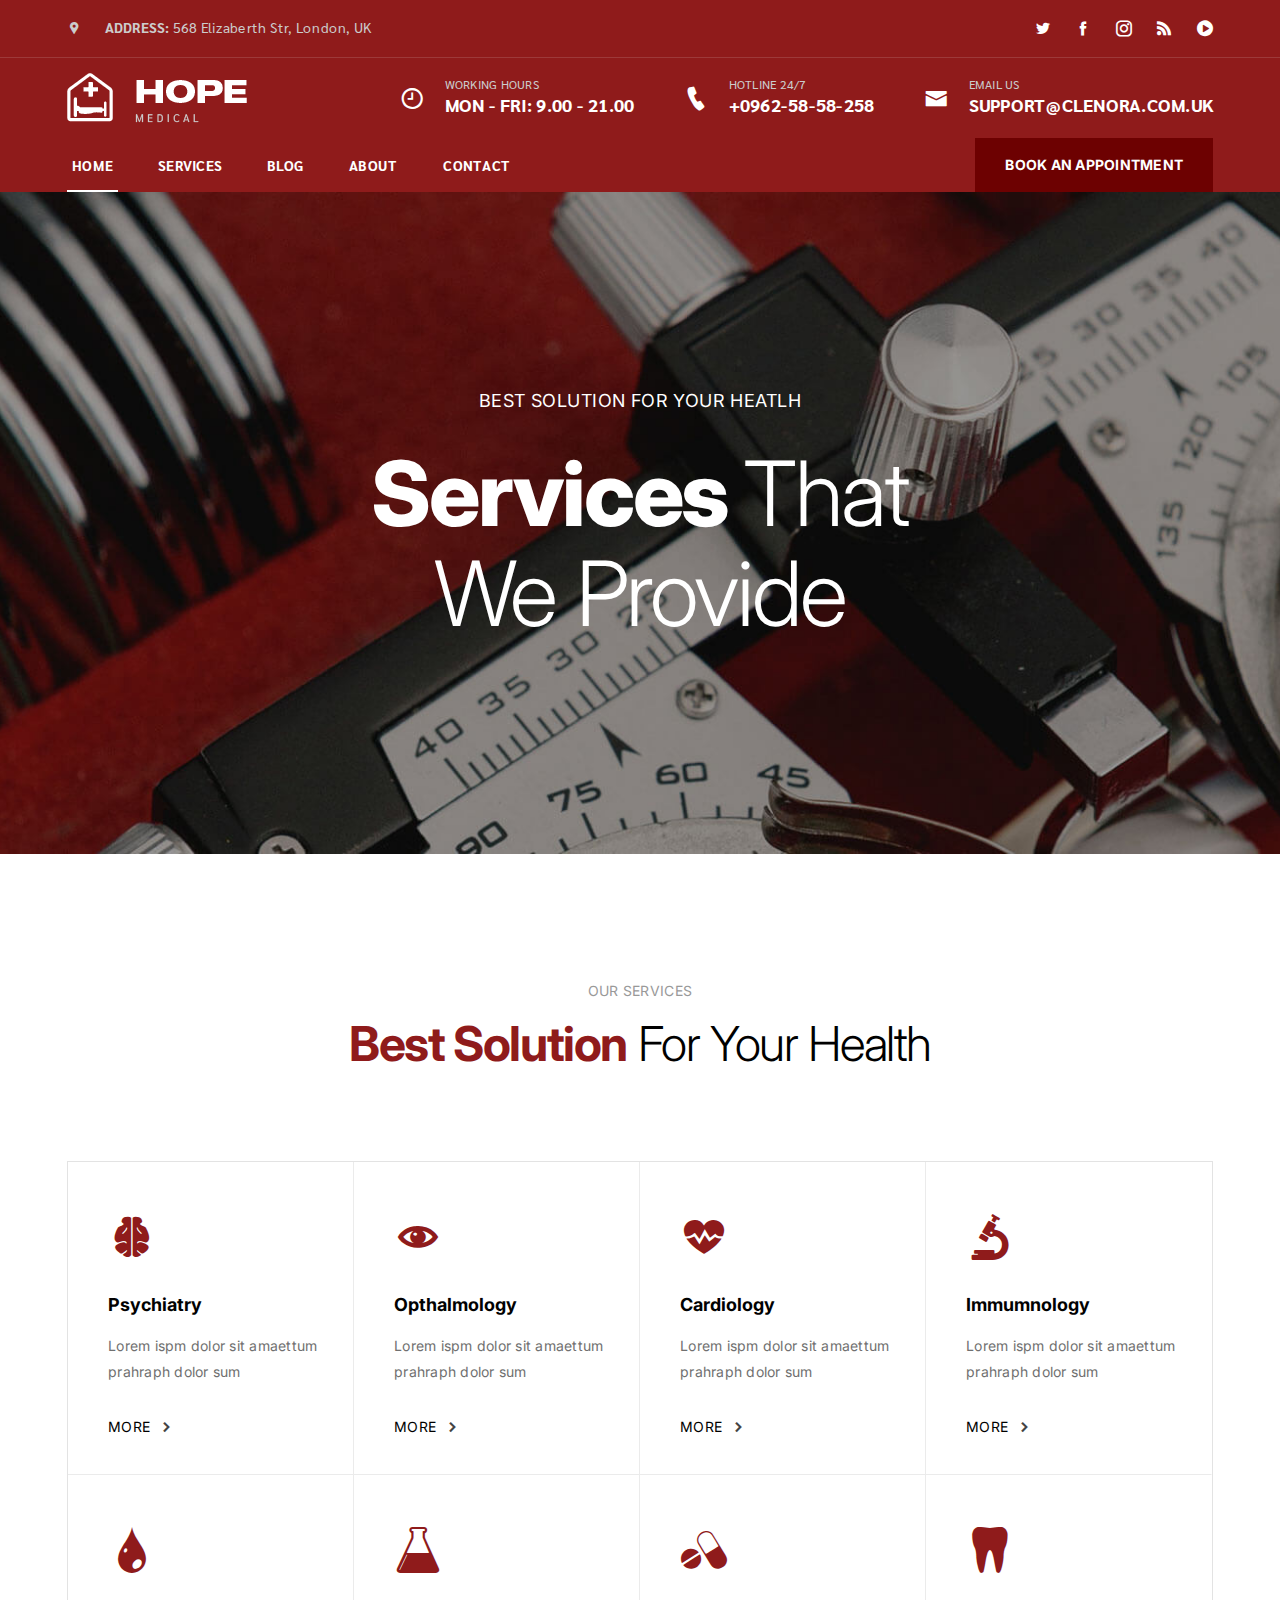
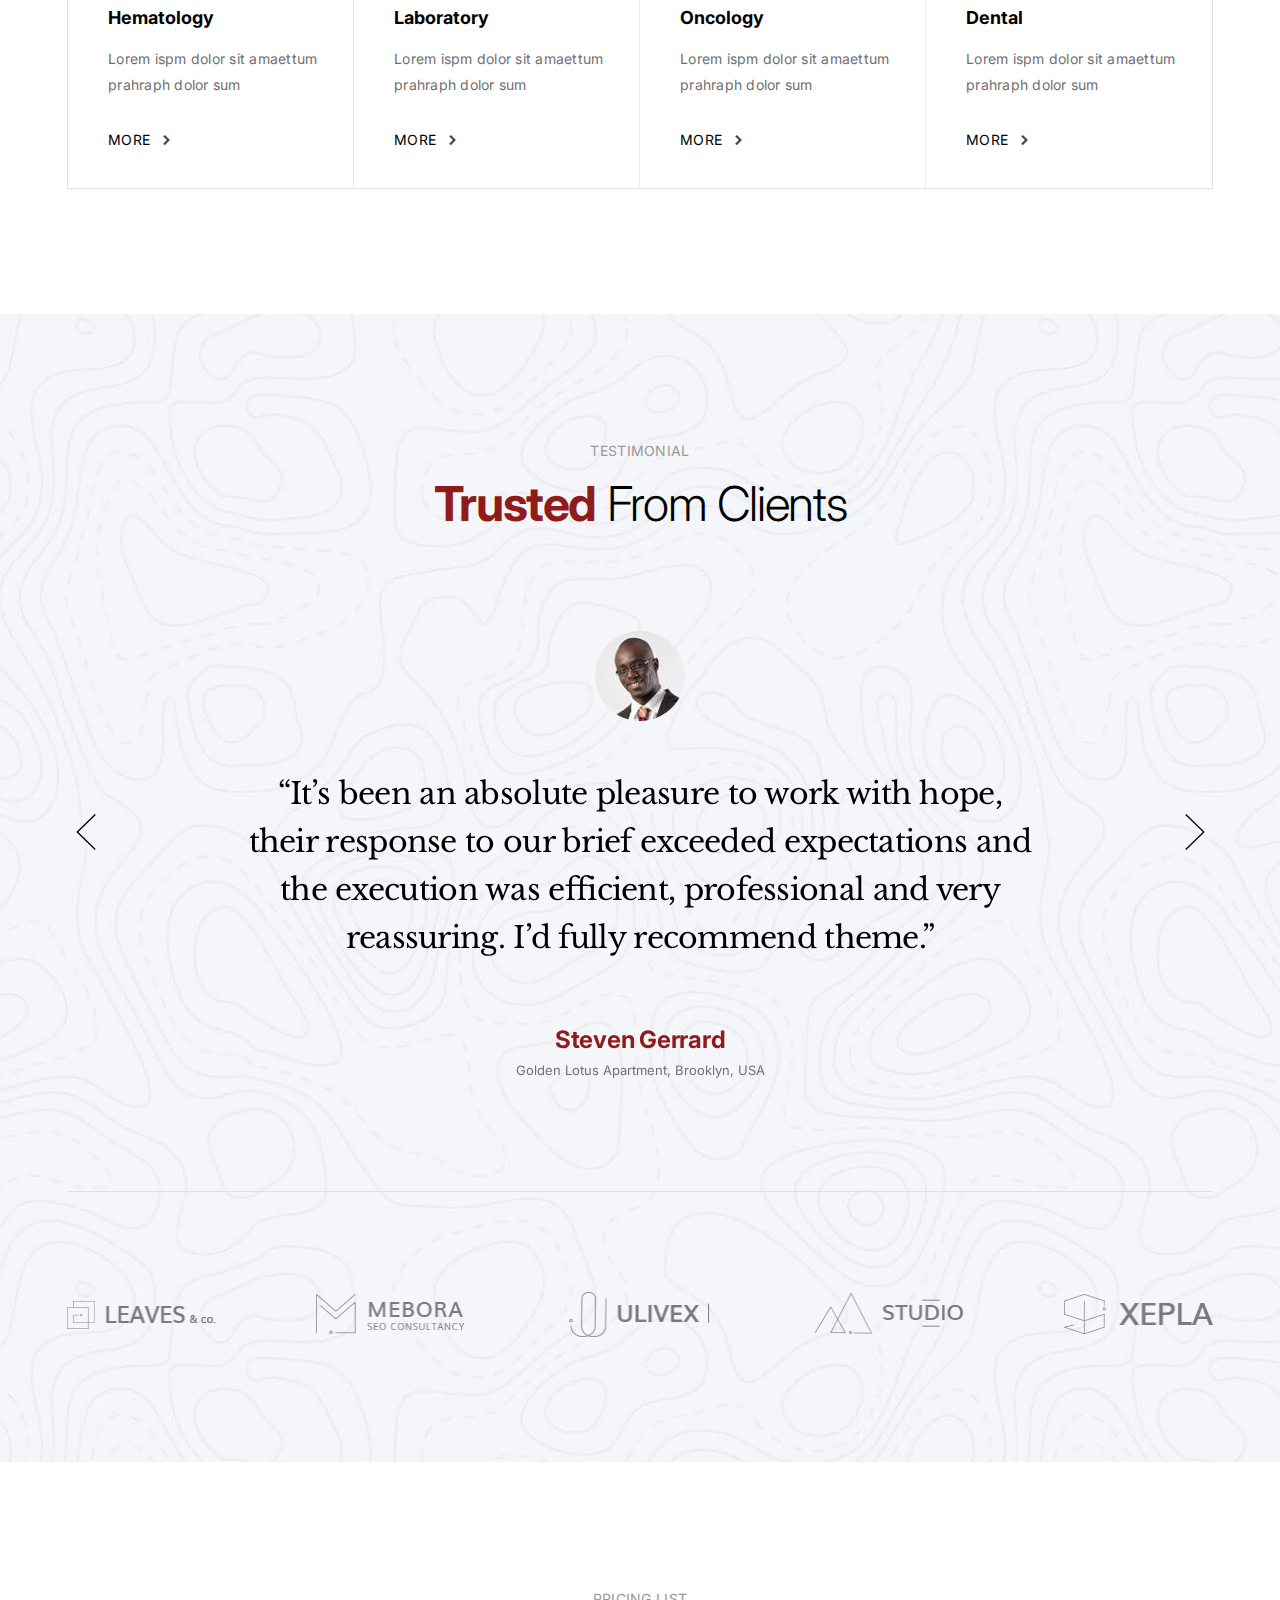
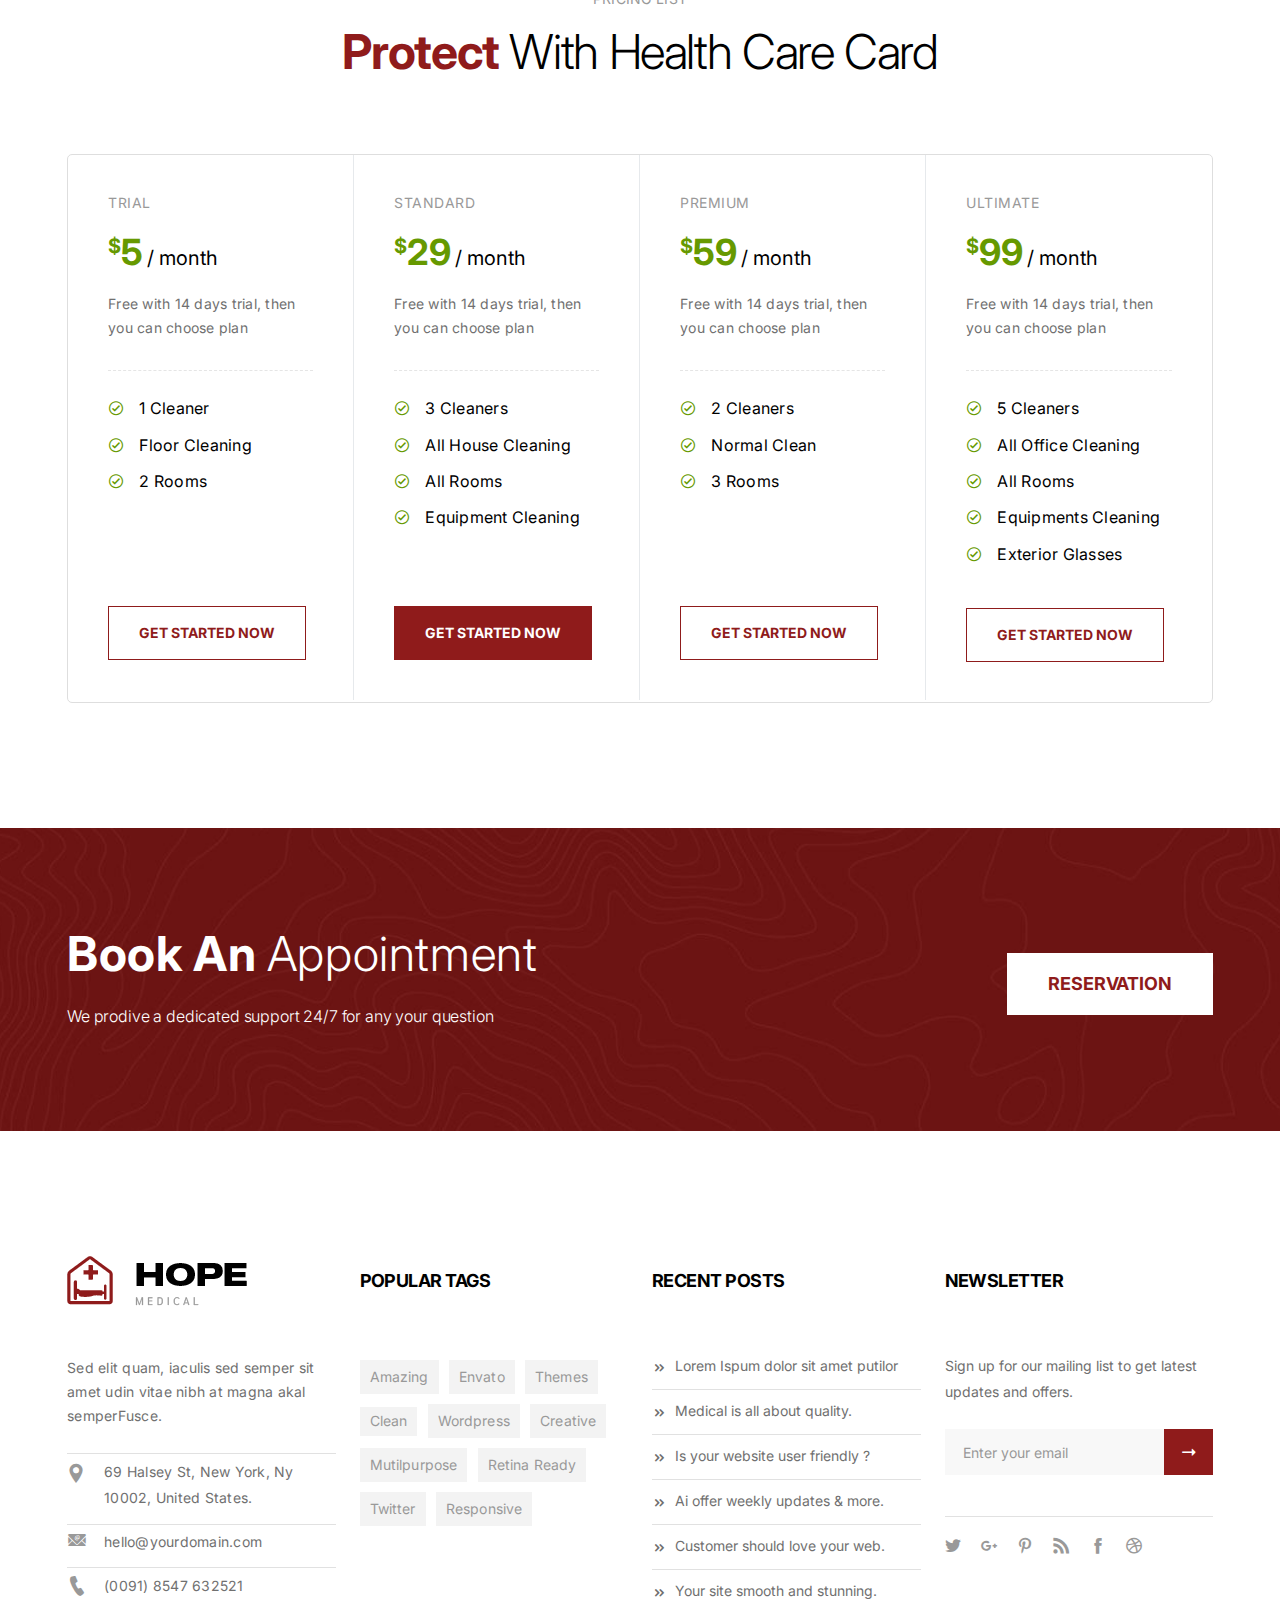
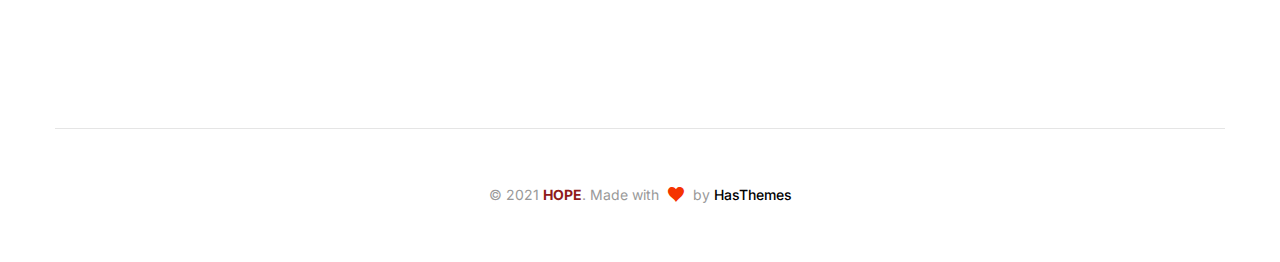
<file: services.html>
<!DOCTYPE html>
<html lang="en">

<head>
    <meta charset="utf-8">
    <meta http-equiv="X-UA-Compatible" content="IE=edge">
    <meta name="viewport" content="width=device-width, initial-scale=1.0" />
    <title>Hope – Health & Medical HTML5 Template</title>
    <!--== Favicon ==-->
    <link rel="shortcut icon" href="assets/img/favicon.ico" type="image/x-icon" />
    <!--== Main Style CSS ==-->
    <link href="assets/css/style.css" rel="stylesheet" />

</head>

<body>

<!--wrapper start-->
<div class="wrapper">

  <!--== Start Preloader Content ==-->
  <div class="preloader-wrap">
  	<div class="preloader">
	    <span class="dot"></span>
	    <div class="dots">
        <span></span>
        <span></span>
        <span></span>
	    </div>
  	</div>
  </div>
  <!--== End Preloader Content ==-->

  <!--== Start Header Wrapper ==-->
  <header class="header">
    <!-- header-top start -->
    <div class="header-top d-none d-lg-block">
      <div class="container">
        <div class="row row-cols-2">
          <div class="col">
            <p>
              <i class="icofont-google-map"></i> <span>ADDRESS:</span> 568
              Elizaberth Str, London, UK
            </p>
          </div>
          <div class="col">
            <ul class="social-links text-end">
              <li>
                <a href="#"><i class="icofont-twitter"></i></a>
              </li>
              <li>
                <a href="#"><i class="icofont-facebook"></i></a>
              </li>
              <li>
                <a href="#"><i class="icofont-instagram"></i></a>
              </li>
              <li>
                <a href="#"><i class="icofont-rss-feed"></i></a>
              </li>
              <li>
                <a href="#"><i class="icofont-play-alt-1"></i></a>
              </li>
            </ul>
          </div>
        </div>
      </div>
    </div>
    <!-- header-top end -->

    <!-- header-middle start -->
    <div class="header-middle mobile-sticky">
      <div class="container">
        <div class="row">
          <div class="col-12">
            <div class="header-middle-content">
              <div class="header-logo">
                <a href="index.html">
                  <img
                    class="sticky-img"
                    src="assets/img/logo.png"
                    alt="Logo"
                  />
                </a>
              </div>
              <ul class="media-wrap d-none d-lg-flex">
                <!-- media-list start -->
                <li class="media media-list">
                  <span class="media-icon"
                    ><i class="icofont-clock-time"></i
                  ></span>
                  <div class="media-content">
                    <span class="media-sub-heading">working hours</span>
                    <span class="media-heading"
                      >MON - FRI: 9.00 - 21.00
                    </span>
                  </div>
                </li>
                <!-- media-list end -->

                <!-- media-list start -->
                <li class="media media-list">
                  <span class="media-icon"
                    ><i class="icofont-ui-call"></i
                  ></span>
                  <div class="media-content">
                    <span class="media-sub-heading">hotline 24/7</span>
                    <a class="media-heading" href="tel:+0962-58-58-258"
                      >+0962-58-58-258</a
                    >
                  </div>
                </li>
                <!-- media-list end -->

                <!-- media-list start -->
                <li class="media media-list">
                  <span class="media-icon"
                    ><i class="icofont-envelope"></i
                  ></span>
                  <div class="media-content">
                    <span class="media-sub-heading">email us</span>
                    <a
                      class="media-heading"
                      href="mailto:support@clenora.com.uk"
                      >support@clenora.com.uk</a
                    >
                  </div>
                </li>
                <!-- media-list end -->
              </ul>
              <a
                href="#"
                class="book-now-btn d-none d-sm-inline-block d-lg-none"
                >book an appointment</a
              >
              <div class="mobile-menu-toggle d-lg-none">
                <a href="#offcanvas-mobile-menu" class="offcanvas-toggle">
                  <svg viewBox="0 0 800 600">
                    <path
                      d="M300,220 C300,220 520,220 540,220 C740,220 640,540 520,420 C440,340 300,200 300,200"
                      id="top"
                    ></path>
                    <path d="M300,320 L540,320" id="middle"></path>
                    <path
                      d="M300,210 C300,210 520,210 540,210 C740,210 640,530 520,410 C440,330 300,190 300,190"
                      id="bottom"
                      transform="translate(480, 320) scale(1, -1) translate(-480, -318)"
                    ></path>
                  </svg>
                </a>
              </div>
            </div>
          </div>
        </div>
      </div>
    </div>
    <!-- header-middle end -->

    <!-- header-bottom start -->
    <div class="header-bottom d-none d-lg-block">
      <div class="container">
        <div class="row">
          <div class="col-lg-12">
            <div
              class="d-flex flex-wrap align-items-center justify-content-between"
            >
                  <ul class="main-menu">
                    <li class="active">
                      <a class="main-menu-link" href="index.html"
                        >Home</a
                      >
                    </li>
                    <li>
                      <a class="main-menu-link" href="services.html"
                        >Services</a
                      >
                      <ul class="sub-menu">
                        <li>
                          <a class="sub-menu-link" href="services.html"
                            >Services</a
                          >
                        </li>
                        <li>
                          <a class="sub-menu-link" href="service-details.html"
                            >Service Details</a
                          >
                        </li>
                      </ul>
                    </li>

                    <li>
                      <a class="main-menu-link" href="blog.html">Blog</a>
                      <ul class="sub-menu">
                        <li>
                          <a class="sub-menu-link" href="blog.html"
                            >Blog list</a
                          >
                        </li>
                        <li>
                          <a class="sub-menu-link" href="blog-details.html"
                            >Blog Details</a
                          >
                        </li>
                      </ul>
                    </li>

                    <li>
                      <a class="main-menu-link" href="about.html">About</a>
                    </li>
                    <li>
                      <a class="main-menu-link" href="contact.html">Contact</a>
                    </li>
                    
                  </ul>
              <a href="#" class="book-now-btn">book an appointment</a>
            </div>
          </div>
        </div>
      </div>
    </div>
    <!-- header-bottom end -->
    <!-- header-bottom start -->
    <div class="header-bottom sticky-header d-none d-lg-block">
      <div class="container">
        <div class="row">
          <div class="col-lg-12">
            <div
              class="d-flex flex-wrap align-items-center justify-content-between"
            >
                  <ul class="main-menu">
                    <li class="active">
                      <a class="main-menu-link" href="index.html"
                        >Home</a
                      >
                    </li>
                    <li>
                      <a class="main-menu-link" href="services.html"
                        >Services</a
                      >
                      <ul class="sub-menu">
                        <li>
                          <a class="sub-menu-link" href="services.html"
                            >Services</a
                          >
                        </li>
                        <li>
                          <a class="sub-menu-link" href="service-details.html"
                            >Service Details</a
                          >
                        </li>
                      </ul>
                    </li>

                    <li>
                      <a class="main-menu-link" href="blog.html">Blog</a>
                      <ul class="sub-menu">
                        <li>
                          <a class="sub-menu-link" href="blog.html"
                            >Blog list</a
                          >
                        </li>
                        <li>
                          <a class="sub-menu-link" href="blog-details.html"
                            >Blog Details</a
                          >
                        </li>
                      </ul>
                    </li>

                    <li>
                      <a class="main-menu-link" href="about.html">About</a>
                    </li>
                    <li>
                      <a class="main-menu-link" href="contact.html">Contact</a>
                    </li>
                    
                  </ul>
              <a href="#" class="book-now-btn">book an appointment</a>
            </div>
          </div>
        </div>
      </div>
    </div>
    <!-- header-bottom end -->
  </header>
  <!--== End Header Wrapper ==-->

  <main class="main-content site-wrapper-reveal">
    <!--== Start Page Title Area ==-->
    <section class="page-title-area bg-img bg-img-top" data-bg-img="assets/img/slider/main-slide-01.jpg">
      <div class="container">
        <div class="row">
          <div class="col-lg-6 col-xl-7 m-auto">
            <div class="page-title-content content-style2 text-center">
              <p>Best solution for your heatlh</p>
              <h4 class="title">Services <span>That We Provide</span></h4>
            </div>
          </div>
        </div>
      </div>
    </section>
    <!--== End Page Title Area ==-->

    <!--== Start Service Area Wrapper ==-->
    <section class="service-area">
      <div class="container">
        <div class="row">
          <div class="col-lg-12">
            <div class="section-title text-center">
              <p>Our services</p>
              <h2 class="title"><span>Best Solution</span> For Your Health</h2>
            </div>
          </div>
        </div>
        <div class="row">
          <div class="col-lg-12">
            <div class="row service-style2">
              <div class="col-sm-6 col-md-6 col-lg-3 service-item">
                <div class="icon">
                  <i class="icofont-brain"></i>
                </div>
                <div class="content">
                  <h5 class="service-name">Psychiatry</h5>
                  <p>Lorem ispm dolor sit amaettum prahraph dolor sum</p>
                  <a class="btn-link" href="service-details.html">More <i class="icofont-simple-right"></i></a>
                </div>
              </div>
              <div class="col-sm-6 col-md-6 col-lg-3 service-item">
                <div class="icon">
                  <i class="icofont-eye"></i>
                </div>
                <div class="content">
                  <h5 class="service-name">Opthalmology</h5>
                  <p>Lorem ispm dolor sit amaettum prahraph dolor sum</p>
                  <a class="btn-link" href="service-details.html">More <i class="icofont-simple-right"></i></a>
                </div>
              </div>
              <div class="col-sm-6 col-md-6 col-lg-3 service-item">
                <div class="icon">
                  <i class="icofont-heart-beat"></i>
                </div>
                <div class="content">
                  <h5 class="service-name">Cardiology</h5>
                  <p>Lorem ispm dolor sit amaettum prahraph dolor sum</p>
                  <a class="btn-link" href="service-details.html">More <i class="icofont-simple-right"></i></a>
                </div>
              </div>
              <div class="col-sm-6 col-md-6 col-lg-3 service-item">
                <div class="icon">
                  <i class="icofont-microscope-alt"></i>
                </div>
                <div class="content">
                  <h5 class="service-name">Immumnology</h5>
                  <p>Lorem ispm dolor sit amaettum prahraph dolor sum</p>
                  <a class="btn-link" href="service-details.html">More <i class="icofont-simple-right"></i></a>
                </div>
              </div>
              <div class="col-sm-6 col-md-6 col-lg-3 service-item">
                <div class="icon">
                  <i class="icofont-blood-drop"></i>
                </div>
                <div class="content">
                  <h5 class="service-name">Hematology</h5>
                  <p>Lorem ispm dolor sit amaettum prahraph dolor sum</p>
                  <a class="btn-link" href="service-details.html">More <i class="icofont-simple-right"></i></a>
                </div>
              </div>
              <div class="col-sm-6 col-md-6 col-lg-3 service-item">
                <div class="icon">
                  <i class="icofont-laboratory"></i>
                </div>
                <div class="content">
                  <h5 class="service-name">Laboratory</h5>
                  <p>Lorem ispm dolor sit amaettum prahraph dolor sum</p>
                  <a class="btn-link" href="service-details.html">More <i class="icofont-simple-right"></i></a>
                </div>
              </div>
              <div class="col-sm-6 col-md-6 col-lg-3 service-item">
                <div class="icon">
                  <i class="icofont-pills"></i>
                </div>
                <div class="content">
                  <h5 class="service-name">Oncology</h5>
                  <p>Lorem ispm dolor sit amaettum prahraph dolor sum</p>
                  <a class="btn-link" href="service-details.html">More <i class="icofont-simple-right"></i></a>
                </div>
              </div>
              <div class="col-sm-6 col-md-6 col-lg-3 service-item">
                <div class="icon">
                  <i class="icofont-tooth"></i>
                </div>
                <div class="content">
                  <h5 class="service-name">Dental</h5>
                  <p>Lorem ispm dolor sit amaettum prahraph dolor sum</p>
                  <a class="btn-link" href="service-details.html">More <i class="icofont-simple-right"></i></a>
                </div>
              </div>
            </div>
          </div>
        </div>
      </div>
    </section>
    <!--== End Service Area Wrapper ==-->

    <!--== Start Testimonial Area Wrapper ==-->
    <section class="testimonial-area testimonial-default-area bg-img" data-bg-img="assets/img/photos/testimonial-bg1.jpg">
      <div class="container">
        <div class="row">
          <div class="col-lg-12">
            <div class="section-title text-center">
              <p>Testimonial</p>
              <h2 class="title"><span>Trusted</span> From Clients</h2>
            </div>
          </div>
        </div>
        <div class="row">
          <div class="col-lg-12">
            <div class="swiper-container testimonial-slider-container">
              <div class="swiper-wrapper testimonial-slider">
                <!--== Start Testimonial Item ==-->
                <div class="swiper-slide testimonial-item">
                  <div class="thumb">
                    <img src="assets/img/testimonial/01.jpg" alt="Image">
                  </div>
                  <div class="client-content">
                    <p>“It’s been an absolute pleasure to work with hope, <br>their response to our brief exceeded expectations and the execution was efficient, professional and very reassuring. I’d fully recommend theme.”</p>
                  </div>
                  <div class="client-info">
                    <div class="desc">
                      <h4 class="name">Steven Gerrard</h4>
                      <p class="client-location">Golden Lotus Apartment, Brooklyn, USA</p>
                    </div>
                  </div>
                </div>
                <!--== End Testimonial Item ==-->
                <!--== Start Testimonial Item ==-->
                <div class="swiper-slide testimonial-item">
                  <div class="thumb">
                    <img src="assets/img/testimonial/02.jpg" alt="Image">
                  </div>
                  <div class="client-content">
                    <p>“It’s been an absolute pleasure to work with hope, <br>their response to our brief exceeded expectations and the execution was efficient, professional and very reassuring. I’d fully recommend theme.”</p>
                  </div>
                  <div class="client-info">
                    <div class="desc">
                      <h4 class="name">Kristina Castle</h4>
                      <p class="client-location">Golden Lotus Apartment, HasTech, BNA</p>
                    </div>
                  </div>
                </div>
                <!--== End Testimonial Item ==-->
              </div>
              <!-- Add Arrows -->
              <div class="swiper-button-next"></div>
              <div class="swiper-button-prev"></div>
            </div>
          </div>
        </div>
        <div class="row">
          <div class="col-lg-12">
            <div class="brand-logo-area brand-logo-default-area">
              <div class="swiper-container brand-logo-slider-container">
                <div class="swiper-wrapper brand-logo-slider">
                  <div class="swiper-slide brand-logo-item">
                    <a href="#/"><img src="assets/img/brand-logo/01.png" alt="hope-Brand-Logo"></a>
                  </div>
                  <div class="swiper-slide brand-logo-item">
                    <a href="#/"><img src="assets/img/brand-logo/02.png" alt="hope-Brand-Logo"></a>
                  </div>
                  <div class="swiper-slide brand-logo-item">
                    <a href="#/"><img src="assets/img/brand-logo/03.png" alt="hope-Brand-Logo"></a>
                  </div>
                  <div class="swiper-slide brand-logo-item">
                    <a href="#/"><img src="assets/img/brand-logo/04.png" alt="hope-Brand-Logo"></a>
                  </div>
                  <div class="swiper-slide brand-logo-item">
                    <a href="#/"><img src="assets/img/brand-logo/05.png" alt="hope-Brand-Logo"></a>
                  </div>
                </div>
              </div>
            </div>
          </div>
        </div>
      </div>
    </section>
    <!--== End Testimonial Area Wrapper ==-->

    <!--== Start Pricing Area Wrapper ==-->
    <section class="pricing-area pricing-default-area">
      <div class="container">
        <div class="row">
          <div class="col-lg-12">
            <div class="section-title text-center">
              <p>Pricing List</p>
              <h2 class="title"><span>Protect</span> With Health Care Card</h2>
            </div>
          </div>
        </div>
        <div class="row row-gutter-0 pricing-items-style1 noborder-line">
          <div class="col-sm-6 col-md-6 col-lg-3">
            <div class="pricing-item item-one">
              <div class="pricing-title">
                <h5>Trial</h5>
              </div>
              <div class="pricing-amount">
                <h2><sup>$</sup>5</h2>
                <span class="period">/ month</span>
              </div>
              <div class="pricing-content">
                <p class="desc">Free with 14 days trial, then you can choose plan</p>
                <ul class="pricing-list">
                  <li><i class="icofont-check-circled"></i> 1 Cleaner</li>
                  <li><i class="icofont-check-circled"></i> Floor Cleaning</li>
                  <li><i class="icofont-check-circled"></i> 2 Rooms</li>
                </ul>
              </div>
              <div class="pricing-footer">
                <a class="btn-theme btn-border" href="#/">Get Started Now</a>
              </div>
            </div>
          </div>
          <div class="col-sm-6 col-md-6 col-lg-3">
            <div class="pricing-item item-two">
              <div class="pricing-title">
                <h5>Standard</h5>
              </div>
              <div class="pricing-amount">
                <h2><sup>$</sup>29</h2>
                <span class="period">/ month</span>
              </div>
              <div class="pricing-content">
                <p class="desc">Free with 14 days trial, then you can choose plan</p>
                <ul class="pricing-list">
                  <li><i class="icofont-check-circled"></i> 3 Cleaners</li>
                  <li><i class="icofont-check-circled"></i> All House Cleaning</li>
                  <li><i class="icofont-check-circled"></i> All Rooms</li>
                  <li><i class="icofont-check-circled"></i> Equipment Cleaning</li>
                </ul>
              </div>
              <div class="pricing-footer">
                <a class="btn-theme btn-border active" href="#/">Get Started Now</a>
              </div>
            </div>
          </div>
          <div class="col-sm-6 col-md-6 col-lg-3">
            <div class="pricing-item item-three">
              <div class="pricing-title">
                <h5>premium</h5>
              </div>
              <div class="pricing-amount">
                <h2><sup>$</sup>59</h2>
                <span class="period">/ month</span>
              </div>
              <div class="pricing-content">
                <p class="desc">Free with 14 days trial, then you can choose plan</p>
                <ul class="pricing-list">
                  <li><i class="icofont-check-circled"></i> 2 Cleaners</li>
                  <li><i class="icofont-check-circled"></i> Normal Clean</li>
                  <li><i class="icofont-check-circled"></i> 3 Rooms</li>
                </ul>
              </div>
              <div class="pricing-footer">
                <a class="btn-theme btn-border" href="#/">Get Started Now</a>
              </div>
            </div>
          </div>
          <div class="col-sm-6 col-md-6 col-lg-3">
            <div class="pricing-item item-four">
              <div class="pricing-title">
                <h5>Ultimate</h5>
              </div>
              <div class="pricing-amount">
                <h2><sup>$</sup>99</h2>
                <span class="period">/ month</span>
              </div>
              <div class="pricing-content">
                <p class="desc">Free with 14 days trial, then you can choose plan</p>
                <ul class="pricing-list">
                  <li><i class="icofont-check-circled"></i> 5 Cleaners</li>
                  <li><i class="icofont-check-circled"></i> All Office Cleaning</li>
                  <li><i class="icofont-check-circled"></i> All Rooms</li>
                  <li><i class="icofont-check-circled"></i> Equipments Cleaning</li>
                  <li><i class="icofont-check-circled"></i> Exterior Glasses</li>
                </ul>
              </div>
              <div class="pricing-footer">
                <a class="btn-theme btn-border" href="#/">Get Started Now</a>
              </div>
            </div>
          </div>
        </div>
      </div>
    </section>
    <!--== End Pricing Area Wrapper ==-->

    <!--== Start Divider Area Wrapper ==-->
    <section class="divider-area bgcolor-theme bg-img" data-bg-img="assets/img/shape/01.jpg">
      <div class="container">
        <div class="row content-align-center">
          <div class="col-lg-12">
            <div class="divider-content-area divider-content-style1">
              <div class="content-inner">
                <h2>Book An <span>Appointment</span></h2>
                <p>We prodive a dedicated support 24/7 for any your question</p>
              </div>
              <a href="#/" class="btn btn-theme btn-white">Reservation</a>
            </div>
          </div>
        </div>
      </div>
    </section>
    <!--== End Divider Area Wrapper ==-->
  </main>

      <!--== Start Footer Area Wrapper ==-->
      <footer class="footer-area">
        <div class="container">
          <div class="row">
            <div class="col-sm-6 col-md-5 col-lg-4 col-xl-3">
              <div class="widget-item">
                <div class="about-widget">
                  <a class="footer-logo" href="index.html">
                    <img src="assets/img/logo-dark.png" alt="Logo" />
                  </a>
                  <p class="mb-0">
                    Sed elit quam, iaculis sed semper sit amet udin vitae nibh
                    at magna akal semperFusce.
                  </p>
                  <ul class="widget-contact-info">
                    <li class="info-address">
                      <i class="icofont-location-pin"></i>69 Halsey St, New
                      York, Ny 10002, United States.
                    </li>
                    <li class="info-mail">
                      <i class="icofont-email"></i
                      ><a href="mailto://hello@yourdomain.com"
                        >hello@yourdomain.com</a
                      >
                    </li>
                    <li class="info-phone">
                      <i class="icofont-ui-call"></i
                      ><a href="tel://(0091)8547632521">(0091) 8547 632521</a>
                    </li>
                  </ul>
                </div>
              </div>
            </div>
            <div
              class="col-sm-6 col-md-6 offset-md-1 col-lg-3 offset-lg-0 col-xl-3 d-lg-none d-xl-block"
            >
              <div class="widget-item d-inline-block">
                <h4 class="widget-title line-bottom">Popular Tags</h4>
                <div class="widget-tags">
                  <ul>
                    <li><a href="#/">Amazing</a></li>
                    <li><a href="#/">Envato</a></li>
                    <li><a href="#/">Themes</a></li>
                    <li><a href="#/">Clean</a></li>
                    <li><a href="#/">Wordpress</a></li>
                    <li><a href="#/">Creative</a></li>
                    <li><a href="#/">Mutilpurpose</a></li>
                    <li><a href="#/">Retina Ready</a></li>
                    <li><a href="#/">Twitter</a></li>
                    <li><a href="#/">Responsive</a></li>
                  </ul>
                </div>
              </div>
            </div>
            <div class="col-sm-6 col-md-5 col-lg-4 col-xl-3">
              <div class="widget-item">
                <h4 class="widget-title line-bottom">Recent Posts</h4>
                <nav class="widget-posts">
                  <ul class="posts-item">
                    <li>
                      <a href="blog-details.html"
                        ><i class="icon icofont-rounded-double-right"></i>Lorem
                        Ispum dolor sit amet putilor</a
                      >
                    </li>
                    <li>
                      <a href="blog-details.html"
                        ><i class="icon icofont-rounded-double-right"></i
                        >Medical is all about quality.</a
                      >
                    </li>
                    <li>
                      <a href="blog-details.html"
                        ><i class="icon icofont-rounded-double-right"></i>Is
                        your website user friendly ?</a
                      >
                    </li>
                    <li>
                      <a href="blog-details.html"
                        ><i class="icon icofont-rounded-double-right"></i>Ai
                        offer weekly updates & more.</a
                      >
                    </li>
                    <li>
                      <a href="blog-details.html"
                        ><i class="icon icofont-rounded-double-right"></i
                        >Customer should love your web.</a
                      >
                    </li>
                    <li>
                      <a href="blog-details.html"
                        ><i class="icon icofont-rounded-double-right"></i>Your
                        site smooth and stunning.</a
                      >
                    </li>
                  </ul>
                </nav>
              </div>
            </div>
            <div
              class="col-sm-6 col-md-6 offset-md-1 col-lg-4 offset-lg-0 col-xl-3"
            >
              <div class="widget-item">
                <h4 class="widget-title line-bottom">Newsletter</h4>
                <div class="widget-newsletter">
                  <p>
                    Sign up for our mailing list to get latest updates and
                    offers.
                  </p>
                  <form class="newsletter-form input-btn-group">
                    <input
                      class="form-control"
                      type="text"
                      placeholder="Enter your email"
                    />
                    <button class="btn btn-theme" type="button">
                      <i class="icofont-long-arrow-right"></i>
                    </button>
                  </form>
                </div>
                <div class="widget-social-icons">
                  <a href="#"><i class="icofont-twitter"></i></a>
                  <a href="#"><i class="icofont-google-plus"></i></a>
                  <a href="#"><i class="icofont-pinterest"></i></a>
                  <a href="#"><i class="icofont-rss"></i></a>
                  <a href="#"><i class="icofont-facebook"></i></a>
                  <a href="#"><i class="icofont-dribbble"></i></a>
                </div>
              </div>
            </div>
          </div>
        </div>
        <div class="footer-bottom">
          <div class="container">
            <div class="row text-center">
              <div class="col-sm-12">
                <div class="widget-copyright">
                  <p>
                    &copy; 2021 <span class="text-uppercase">hope</span>. Made with
                    <i class="icofont-heart-alt"></i> by
                    <a target="_blank" href="https://www.hasthemes.com"
                      >HasThemes</a
                    >
                  </p>
                </div>
              </div>
            </div>
          </div>
        </div>
      </footer>
      <!--== End Footer Area Wrapper ==-->

      <!-- offcanvas-overlay start -->
      <div class="offcanvas-overlay"></div>
      <!-- offcanvas-overlay end -->
      <!-- offcanvas-mobile-menu start -->
      <div id="offcanvas-mobile-menu" class="offcanvas offcanvas-mobile-menu">
        <div class="inner">
          <div class="border-bottom mb-3 pb-3 text-end">
            <button class="offcanvas-close">×</button>
          </div>
          <div class="offcanvas-head mb-3">
            <div class="header-top-offcanvas">
              <p>
                <i class="icofont-google-map"></i> <span>ADDRESS:</span> 568
                Elizaberth Str, London, UK
              </p>
            </div>
          </div>
<nav class="offcanvas-menu">
            <ul>
              <li>
                <a href="#"><span class="menu-text">Home</span></a>
                <ul class="offcanvas-submenu">
                  <li><a href="index.html">Home 1</a></li>
                </ul>
              </li>
              <li>
                <a href="#"><span class="menu-text">Services</span></a>
                <ul class="offcanvas-submenu">
                  <li>
                    <a href="services.html">Service</a>
                  </li>
                  <li>
                    <a href="service-details.html">service details</a>
                  </li>
                </ul>
              </li>

              <li>
                <a href="#"><span class="menu-text">blog</span></a>
                <ul class="offcanvas-submenu">
                  <li>
                    <a href="blog.html">Blog list</a>
                  </li>
                  <li>
                    <a href="blog-details.html">Blog details</a>
                  </li>
                </ul>
              </li>

              <li>
                <a href="about.html">about</a>
              </li>

              <li><a href="contact.html">Contact Us</a></li>
            </ul>
          </nav>
          <div class="offcanvas-social my-4">
            <ul>
              <li>
                <a href="#"><i class="icofont-twitter"></i></a>
              </li>
              <li>
                <a href="#"><i class="icofont-facebook"></i></a>
              </li>
              <li>
                <a href="#"><i class="icofont-instagram"></i></a>
              </li>
              <li>
                <a href="#"><i class="icofont-rss-feed"></i></a>
              </li>
              <li>
                <a href="#"><i class="icofont-play-alt-1"></i></a>
              </li>
            </ul>
          </div>

          <ul class="media-wrap">
            <!-- media-list start -->
            <li class="media media-list">
              <span class="media-icon"><i class="icofont-clock-time"></i></span>
              <div class="media-content">
                <span class="media-sub-heading">working hours</span>
                <span class="media-heading">MON - FRI: 9.00 - 21.00 </span>
              </div>
            </li>
            <!-- media-list end -->

            <!-- media-list start -->
            <li class="media media-list">
              <span class="media-icon"><i class="icofont-ui-call"></i></span>
              <div class="media-content">
                <span class="media-sub-heading">hotline 24/7</span>
                <a class="media-heading" href="tel:+0962-58-58-258"
                  >+0962-58-58-258</a
                >
              </div>
            </li>
            <!-- media-list end -->

            <!-- media-list start -->
            <li class="media media-list">
              <span class="media-icon"><i class="icofont-envelope"></i></span>
              <div class="media-content">
                <span class="media-sub-heading">email us</span>
                <a class="media-heading" href="mailto:support@clenora.com.uk"
                  >support@clenora.com.uk</a
                >
              </div>
            </li>
            <!-- media-list end -->
          </ul>
        </div>
      </div>
      <!-- offcanvas-mobile-menu end -->
  
  <!--== Scroll Top Button ==-->
  <div class="scroll-to-top"><span class="icofont-rounded-up"></span></div>

  <!--== Start Side Menu ==-->

  <!--== End Side Menu ==-->  
</div>

<!--=======================Javascript============================-->

<!--=== Modernizr Min Js ===-->
<script src="assets/js/modernizr.js"></script>
<!--=== jQuery Min Js ===-->
<script src="assets/js/jquery-main.js"></script>
<!--=== jQuery Migration Min Js ===-->
<script src="assets/js/jquery-migrate.js"></script>
<!--=== Popper Min Js ===-->
<script src="assets/js/popper.min.js"></script>
<!--=== Bootstrap Min Js ===-->
<script src="assets/js/bootstrap.min.js"></script>
<!--=== jquery UI Min Js ===-->
<script src="assets/js/jquery-ui.min.js"></script>
<!--=== Plugin Collection Js ===-->
<script src="assets/js/plugincollection.js"></script>


<!--=== Custom Js ===-->
<script src="assets/js/custom.js"></script>

</body>

</html>
</file>
<file: assets/css/style.css>
@charset "UTF-8";
/*-------------------------------------------------------------

  #  Template Name: Hope – Health & Medical HTML5 Template
  #  Author   Name: Hastech
  #  Version: 1.0

-------------------------------------------------------------
    
  #   CSS INDEX
========================================================
	
    [ 01. Imported CSS ]

    [ 02. Typography CSS ]

    [ 03. Common CSS ]

    [ 04. Header CSS ]

    [ 05. Hero slider CSS ]

    [ 06 About CSS ]

    [ 07 Service CSS ]

    [ 08 Team CSS ]

    [ 09 Brand Logo CSS ]

    [ 10 Form CSS ]

    [ 11 Blog CSS ] 

    [ 12 Contact CSS ]

    [ 13 Footer CSS ]

    
-----------------------------------------------------*/
/*

[ 01. Imported CSS ]

*/
/*
-----------------------------------------------------------------------
	Imported CSS
-----------------------------------------------------------------------
*/
@import url(https://fonts.googleapis.com/css?family=Inter:300,400,500,600,700,800,900,|Libre+Baskerville:400,400i,700);
@import url("https://fonts.googleapis.com/css2?family=Sarabun:ital,wght@0,100;0,200;0,300;0,400;0,500;0,600;0,700;0,800;1,100;1,200;1,300;1,400;1,500;1,600;1,700;1,800&display=swap");
@import url(bootstrap.min.css);
@import url(icofont.css);
@import url(animate.css);
@import url(aos.css);
@import url(swiper.min.css);
@import url(plugin-collection.css);
/*

[ 02. Typography CSS ]

*/
/*
-----------------------------------------------------------------------
  Typography CSS
-----------------------------------------------------------------------
*/
body {
  color: #707070;
  font-size: 0.875rem;
  font-family: "Inter", sans-serif;
  font-weight: 400;
  letter-spacing: .25px;
  line-height: 1.71429;
  margin: 0;
  overflow-x: hidden;
  -ms-word-wrap: break-word;
  word-wrap: break-word;
}

h1, h2, h3, h4, h5, h6,
.h1, .h2, .h3, .h4, .h5, .h6 {
  color: #000;
  font-family: "Inter", sans-serif;
  font-weight: 700;
  line-height: 1.1;
  margin-bottom: 10px;
  margin-top: 0;
}

a {
  color: #8f1b1b;
  text-decoration: none;
  transition: all 0.3s;
}

a:hover, a:active, a:focus {
  box-shadow: none;
  outline: none;
  text-decoration: none;
}

a img {
  border: none;
}

.btn:focus {
  box-shadow: none;
}

p {
  margin-bottom: 30px;
}

p:last-child {
  margin-bottom: 0;
}

:active,
:focus {
  box-shadow: none;
  outline: none !important;
}

::selection {
  background: #8f1b1b;
  color: #fff;
  text-shadow: none;
}

::-moz-selection {
  background: #8f1b1b;
  /* Firefox */
  color: #fff;
  text-shadow: none;
}

::-webkit-selection {
  background: #8f1b1b;
  /* Safari */
  color: #fff;
  text-shadow: none;
}

img {
  max-width: 100%;
}

iframe {
  border: none !important;
}

textarea:focus, textarea:active, input:focus, input:active {
  outline: none;
}

ul {
  margin: 0;
  padding: 0;
}

ul li {
  list-style: none;
}

table p {
  margin-bottom: 0;
}

/*

[ 03. Common CSS ]

*/
/*
-----------------------------------------------------------------------
  Common CSS
-----------------------------------------------------------------------
*/
@media only screen and (min-width: 1200px) {
  .container {
    max-width: 1170px;
  }
}

.section-title {
  margin-bottom: 80px;
}

@media only screen and (max-width: 991px) {
  .section-title {
    margin-bottom: 70px;
  }
}

@media only screen and (max-width: 767px) {
  .section-title {
    margin-bottom: 60px;
  }
}

@media only screen and (max-width: 575px) {
  .section-title {
    margin-bottom: 50px;
  }
}

.section-title p {
  color: #999999;
  font-size: 14px;
  font-weight: 400;
  letter-spacing: 0.3px;
  margin-bottom: 15px;
  text-transform: uppercase;
}

@media only screen and (max-width: 767px) {
  .section-title p {
    font-size: 12px;
    margin-bottom: 12px;
  }
}

.section-title .title {
  font-size: 48px;
  font-weight: 300;
  letter-spacing: -1.377px;
  line-height: 1.1;
  margin-bottom: 25px;
}

@media only screen and (max-width: 1199px) {
  .section-title .title {
    font-size: 40px;
  }
}

@media only screen and (max-width: 767px) {
  .section-title .title {
    font-size: 30px;
  }
}

@media only screen and (max-width: 575px) {
  .section-title .title {
    font-size: 25px;
  }
}

.section-title .title span {
  color: #8f1b1b;
  font-weight: 700;
}

.section-title .desc {
  margin-bottom: 55px;
}

.section-title .desc p {
  font-size: 14px;
  line-height: 30px;
  margin-bottom: 0;
}

@media only screen and (max-width: 767px) {
  .section-title .desc p br {
    display: none;
  }
}

.section-title .separator-line {
  border-bottom: 1px solid #8f1b1b;
  display: block;
  margin: 0 auto 40px;
  width: 100px;
}

.section-title .list-style li {
  color: #707070;
  font-size: 14px;
  margin-bottom: 16px;
  padding-left: 29px;
  position: relative;
}

.section-title .list-style li i {
  color: #8f1b1b;
  font-size: 14px;
  left: 0;
  position: absolute;
  top: 5px;
}

.section-title .list-style li:last-child {
  margin-bottom: 0;
}

.section-title.section-light h5 {
  color: #fff;
}

.section-title.section-light .title {
  color: #fff;
}

.section-title.section-light .desc p {
  color: #fff;
}

.section-title.section-light .separator-line {
  border-bottom-color: #fff !important;
}

.section-title.section-light .separator-line.separator-double:before {
  border-bottom-color: #fff !important;
}

.bg-img {
  background: no-repeat center center;
  background-size: cover;
}

.bg-img.bg-img-top {
  background-position: top center;
}

.site-wrapper-reveal {
  background-color: #ffffff;
  position: relative;
  overflow: hidden;
  z-index: 1;
}

.niceselect {
  float: inherit;
}

.niceselect .list {
  border-radius: 0;
  width: 100%;
}

.line-hr {
  border-bottom: 1px solid #e2e2e2;
}

.lh-1 {
  line-height: 1;
}

.z-index-1 {
  z-index: 1;
}

.z-index-2 {
  z-index: 2;
}

.content-items-center {
  align-items: center;
  display: flex;
}

.justify-items-center {
  display: flex;
  justify-content: center;
}

.min-height-auto {
  min-height: auto !important;
}

.height-auto {
  height: auto !important;
}

.form-message.alert {
  margin-top: 10px;
}

.row-gutter-0 [class*="col-"] {
  margin: 0;
  padding: 0;
}

@media only screen and (max-width: 991px) {
  .md-text-center {
    text-align: center;
  }
}

@media only screen and (max-width: 767px) {
  .sm-text-center {
    text-align: center;
  }
}

@media only screen and (max-width: 575px) {
  .xs-w-100 {
    width: 100% !important;
  }
}

/*-------- Button Style Css --------*/
.btn-theme {
  background-color: #8f1b1b;
  border-color: #8f1b1b;
  border-radius: 0;
  color: #fff;
  display: inline-block;
  font-weight: 400;
  font-size: 14px;
  line-height: 30px;
  min-height: 50px;
  padding: 10px 30px;
  position: relative;
  text-transform: uppercase;
  transition: all 0.3s;
}

.btn-theme .icon {
  font-size: 14px;
  padding-left: 12px;
  position: absolute;
  top: 50%;
  transform: translateY(-50%);
  right: 15px;
}

.btn-theme:hover, .btn-theme:focus {
  background-color: #8f1b1b;
  border-color: #8f1b1b;
  color: #fff;
}

.btn-theme.btn-black {
  background-color: #000;
  border-color: #000;
}

.btn-theme.btn-black:hover {
  background-color: #8f1b1b;
  border-color: #8f1b1b;
  color: #fff;
}

.btn-theme.btn-white {
  background-color: #fff;
  border-color: #fff;
  color: #0e0e0e;
}

.btn-theme.btn-white:hover {
  background-color: #000;
  border-color: #000;
  color: #fff;
}

.btn-theme.btn-white.btn-border {
  background-color: transparent;
  border: 1px solid rgba(255, 255, 255, 0.5);
  color: #fff;
  line-height: 29px;
}

.btn-theme.btn-white.btn-border:hover {
  background-color: #8f1b1b;
  border-color: #8f1b1b;
  color: #fff;
}

.btn-theme.btn-gray {
  background-color: #f4f4f4;
  border-color: #f4f4f4;
  color: #0e0e0e;
}

.btn-theme.btn-gray:hover {
  background-color: #8f1b1b;
  border-color: #8f1b1b;
  color: #fff;
}

.btn-theme.btn-border {
  background-color: transparent;
  border: 1px solid #8f1b1b;
  color: #8f1b1b;
}

.btn-theme.btn-round {
  border-radius: 25px;
}

.btn-theme.btn-round.btn-slide:before {
  border-radius: 25px;
}

.btn-theme.btn-lg {
  letter-spacing: 0.131px;
  padding: 14px 48px;
}

.btn-theme.btn-slide {
  position: relative;
  z-index: 1;
}

.btn-theme.btn-slide:before {
  background-color: #669900;
  content: "";
  height: 100%;
  left: 0;
  position: absolute;
  top: 0;
  width: 0;
  z-index: -1;
  transition: all 0.3s;
}

.btn-theme.btn-slide:hover:before {
  width: 100%;
}

.btn-theme.btn-size-md {
  height: 50px;
  min-width: 160px;
  text-align: center;
}

.btn-theme.btn-size-lg {
  height: 50px;
  min-width: 180px;
  text-align: center;
}

.btn-theme.btn-size-xl {
  height: 50px;
  min-width: 220px;
  text-align: center;
}

.btn-theme.btn-size-xxl {
  height: 52px;
  min-width: 270px;
  text-align: center;
}

.btn-link {
  color: #000;
  display: inline-block;
  font-weight: 400;
  font-size: 12px;
  letter-spacing: 1px;
  padding: 0;
  position: relative;
  text-decoration: none;
  text-transform: uppercase;
  transition: all 0.3s;
}

.btn-link:hover {
  color: #8f1b1b;
  text-decoration: none;
}

.btn-link span + .icon {
  color: #8f1b1b;
  font-size: 14px;
  padding-left: 17px;
}

.btn-link span + .icon:before {
  font-weight: 900;
}

.btn-link:focus {
  text-decoration: none;
}

.btn-link.btn-line:after {
  background-color: #8f1b1b;
  bottom: 0;
  content: "";
  height: 1px;
  right: 0;
  position: absolute;
  width: 0;
  transition: all 0.3s;
}

.btn-link.btn-line:hover {
  color: #000;
}

.btn-link.btn-line:hover:after {
  left: 0;
  width: 100%;
}

.btn-link.btn-dark {
  background-color: transparent;
  border: none;
  color: #0e0e0e;
}

.btn-link.btn-dark:after {
  background-color: #0e0e0e;
  left: 0;
  width: 100%;
}

.btn-link.btn-dark:hover {
  color: #8f1b1b;
}

.btn-link.btn-dark:hover:hover:before {
  background-color: #8f1b1b;
}

.btn-link.btn-dark:hover:hover:after {
  background-color: #8f1b1b;
}

/*-------- Owl Carousel Style Css --------*/
.owl-carousel.owl-theme .owl-nav {
  margin: 0;
}

.owl-carousel.owl-theme .owl-nav [class*="owl-"] {
  background-color: transparent;
  font-size: 24px;
  font-weight: 900;
  margin: 0;
  transition: all 0.4s;
}

.owl-carousel.owl-theme .owl-nav [class*="owl-"]:hover {
  color: #8f1b1b;
}

.owl-carousel.owl-theme .owl-nav .owl-prev {
  margin-right: 10px;
}

.owl-carousel.owl-theme .owl-nav .owl-next {
  margin-left: 10px;
}

.owl-carousel.owl-theme.owl-nav2 .owl-nav {
  left: 0;
  position: absolute;
  right: 0;
  top: 50%;
}

.owl-carousel.owl-theme.owl-nav2 .owl-nav [class*="owl-"] {
  position: absolute;
}

.owl-carousel.owl-theme.owl-nav2 .owl-nav [class*="owl-"].owl-prev {
  left: 0;
}

.owl-carousel.owl-theme.owl-nav2 .owl-nav [class*="owl-"].owl-next {
  right: 0;
}

.owl-carousel.owl-theme .owl-dots {
  margin-top: 55px;
}

.owl-carousel.owl-theme .owl-dots .owl-dot span {
  background-color: #808080;
  border: 1px solid #808080;
  height: 10px;
  margin: 5px 12px;
  width: 10px;
  transition: all 0.4s;
}

.owl-carousel.owl-theme .owl-dots .owl-dot.active span, .owl-carousel.owl-theme .owl-dots .owl-dot:hover span {
  background-color: #8f1b1b;
  border-color: #8f1b1b;
}

.owl-carousel.owl-dots-none .owl-dots {
  display: none;
}

/*-------- Page Title Style Css --------*/
.page-title-area .page-title-content {
  letter-spacing: 0;
  padding: 60px 0;
}

.page-title-area .page-title-content .title {
  color: #000;
  font-size: 48px;
  font-weight: 300;
  letter-spacing: -1.377px;
  line-height: 1.1;
}

@media only screen and (max-width: 1199px) {
  .page-title-area .page-title-content .title {
    font-size: 36px;
  }
}

@media only screen and (max-width: 767px) {
  .page-title-area .page-title-content .title {
    font-size: 30px;
  }
}

.page-title-area .page-title-content .title span {
  color: #8f1b1b;
  font-weight: 700;
}

.page-title-area .page-title-content .bread-crumbs {
  color: #888;
  font-size: 15px;
  margin-bottom: 2px;
}

.page-title-area .page-title-content .bread-crumbs a {
  color: #888;
}

.page-title-area .page-title-content .bread-crumbs a:hover {
  color: #8f1b1b;
}

.page-title-area .page-title-content .bread-crumbs span.active {
  color: #568701;
}

.page-title-area .page-title-content .bread-crumbs .breadcrumb-sep {
  padding: 0 8.7px;
}

.page-title-area .page-title-content .bread-crumbs.bread-crumbs-style2 {
  font-size: 14px;
  margin-bottom: 23px;
  margin-top: 44px;
  text-transform: uppercase;
}

@media only screen and (max-width: 767px) {
  .page-title-area .page-title-content .bread-crumbs.bread-crumbs-style2 {
    margin-top: 22px;
  }
}

.page-title-area .page-title-content.text-light .title {
  color: #fff;
}

.page-title-area .page-title-content.text-light .bread-crumbs {
  color: #fff;
}

.page-title-area .page-title-content.text-light .bread-crumbs a {
  color: #fff;
}

.page-title-area .page-title-content.content-style2 {
  padding: 200px 0px;
}

@media only screen and (max-width: 991px) {
  .page-title-area .page-title-content.content-style2 {
    padding: 235px 0 100px;
  }
}

@media only screen and (max-width: 767px) {
  .page-title-area .page-title-content.content-style2 {
    padding: 195px 0 65px;
  }
}

.page-title-area .page-title-content.content-style2 .title {
  color: #fff;
  font-family: "Inter", sans-serif;
  font-size: 90px;
  font-weight: 800;
  letter-spacing: -2.04px;
  line-height: 100px;
  margin-bottom: 10px;
}

@media only screen and (max-width: 1199px) {
  .page-title-area .page-title-content.content-style2 .title {
    font-size: 64px;
    line-height: 78px;
  }
}

@media only screen and (max-width: 767px) {
  .page-title-area .page-title-content.content-style2 .title {
    font-size: 36px;
    line-height: 1.1;
  }
}

.page-title-area .page-title-content.content-style2 .title span {
  color: #fff;
  font-weight: 300;
}

.page-title-area .page-title-content.content-style2 p {
  color: #fff;
  font-size: 18px;
  line-height: 1;
  letter-spacing: 0.411px;
  margin-bottom: 34px;
  text-transform: uppercase;
}

@media only screen and (max-width: 1199px) {
  .page-title-area .page-title-content.content-style2 p {
    margin-bottom: 25px;
  }
}

@media only screen and (max-width: 991px) {
  .page-title-area .page-title-content.content-style2 p {
    margin-bottom: 20px;
  }
}

@media only screen and (max-width: 767px) {
  .page-title-area .page-title-content.content-style2 p {
    font-size: 16px;
    margin-bottom: 15px;
  }
}

.page-title-area .page-title-content.content-style3 {
  padding: 60px 0px;
}

@media only screen and (max-width: 1199px) {
  .page-title-area .page-title-content.content-style3 {
    padding: 50px 0px;
  }
}

@media only screen and (max-width: 767px) {
  .page-title-area .page-title-content.content-style3 {
    padding: 30px 0px;
  }
}

.page-title-area .page-title-content.content-style4 {
  padding: 50px 0px 6px;
}

@media only screen and (max-width: 1199px) {
  .page-title-area .page-title-content.content-style4 {
    padding: 50px 0px 6px;
  }
}

.page-title-area .page-title-content.content-style5 {
  padding: 245px 0px;
}

@media only screen and (max-width: 1199px) {
  .page-title-area .page-title-content.content-style5 {
    padding: 200px 0px;
  }
}

@media only screen and (max-width: 991px) {
  .page-title-area .page-title-content.content-style5 {
    padding: 150px 0px;
  }
}

@media only screen and (max-width: 767px) {
  .page-title-area .page-title-content.content-style5 {
    padding: 100px 0px;
  }
}

.page-title-area .page-title-content.content-style5 .title {
  color: #fff;
  font-family: "Inter", sans-serif;
  font-size: 90px;
  font-weight: 800;
  letter-spacing: -2.04px;
  line-height: 100px;
  margin-bottom: 10px;
}

@media only screen and (max-width: 1199px) {
  .page-title-area .page-title-content.content-style5 .title {
    font-size: 64px;
    line-height: 78px;
  }
}

@media only screen and (max-width: 767px) {
  .page-title-area .page-title-content.content-style5 .title {
    font-size: 36px;
    line-height: 1.1;
  }
}

.page-title-area .page-title-content.content-style5 .title span {
  color: #fff;
  font-weight: 300;
}

.page-title-area .page-title-content.content-style5 p {
  color: #fff;
  font-size: 18px;
  line-height: 1;
  letter-spacing: 0.411px;
  margin-bottom: 34px;
  text-transform: uppercase;
}

@media only screen and (max-width: 1199px) {
  .page-title-area .page-title-content.content-style5 p {
    margin-bottom: 25px;
  }
}

@media only screen and (max-width: 991px) {
  .page-title-area .page-title-content.content-style5 p {
    margin-bottom: 20px;
  }
}

@media only screen and (max-width: 767px) {
  .page-title-area .page-title-content.content-style5 p {
    font-size: 16px;
    margin-bottom: 15px;
  }
}

.bread-crumbs {
  color: #707070;
  font-size: 16px;
}

.bread-crumbs a {
  color: #707070;
}

.bread-crumbs a:hover {
  color: #8f1b1b;
}

/*-------- Pagination Style Css --------*/
.pagination-area {
  padding: 82px 0 0;
}

@media only screen and (max-width: 991px) {
  .pagination-area {
    padding: 62px 0 0;
  }
}

.pagination-area nav .page-numbers {
  align-items: center;
  background-color: #fff;
  border-radius: 5px;
  display: inline-flex;
  margin-bottom: 0;
}

.pagination-area nav .page-numbers li {
  line-height: 1;
  margin-right: 36.57px;
  padding: 0;
}

.pagination-area nav .page-numbers li .page-number {
  color: #999999;
  display: inline-block;
  font-size: 18px;
  font-weight: 400;
  letter-spacing: 0;
  line-height: 1;
}

.pagination-area nav .page-numbers li .page-number:hover {
  color: #000;
}

.pagination-area nav .page-numbers li .page-number.current {
  color: #000;
  font-weight: 700;
}

.pagination-area nav .page-numbers li .page-number.prev {
  border-radius: 0;
  color: #000;
  font-size: 14px;
}

.pagination-area nav .page-numbers li .page-number.next {
  color: #000;
  font-size: 22px;
}

.pagination-area nav .page-numbers li .page-number.next:hover {
  color: #000;
}

.pagination-area nav .page-numbers li:first-child {
  padding-left: 0;
}

.pagination-area nav .page-numbers li:last-child {
  padding-right: 0;
  margin-right: 0;
}

.pagination-area nav .page-numbers.page-numbers-style {
  box-shadow: 0px 10px 50px 0px rgba(171, 181, 189, 0.35);
}

/*-------- Blockquote Style Css --------*/
.blockquote-area {
  background-size: cover;
  background-repeat: no-repeat;
  padding: 165px 0 140px;
}

@media only screen and (max-width: 767px) {
  .blockquote-area {
    padding: 122px 0 94px;
  }
}

.blockquote-area p {
  color: #fff;
  font-size: 36px;
  line-height: 1.2;
  margin-bottom: 70px;
}

@media only screen and (max-width: 767px) {
  .blockquote-area p {
    font-size: 24px;
  }
}

.blockquote-area cite .name {
  color: #8f1b1b;
  display: block;
  font-size: 16px;
  font-weight: 400;
  font-style: normal;
  margin-bottom: 5px;
  text-transform: uppercase;
}

.blockquote-area cite .job {
  color: #9192a4;
  font-size: 14px;
}

/*-------- Accordian Style Css --------*/
.accordian-content .accordion .accordion-item {
  border: none;
  margin-bottom: 30px;
  overflow: visible;
}

.accordian-content .accordion .accordion-item .accordion-header {
  padding: 0;
}

.accordian-content .accordion .accordion-item .accordion-header .accordion-button {
  align-items: center;
  background-color: #fff;
  border: none;
  border-radius: 5px;
  box-shadow: none;
  color: #fff;
  display: flex;
  font-size: 14px;
  font-weight: 700;
  justify-content: space-between;
  padding: 15px 30px;
  position: relative;
  text-align: left;
  width: 100%;
  z-index: 1;
  transition: all 0.4s;
}

.accordian-content .accordion .accordion-item .accordion-header .accordion-button:before {
  background-color: #8f1b1b;
  border-radius: 5px;
  content: "";
  height: 100%;
  left: 0;
  position: absolute;
  top: 0;
  width: 100%;
  z-index: -1;
  transition: all 0.4s;
}

.accordian-content .accordion .accordion-item .accordion-header .accordion-button:after {
  display: none;
}

.accordian-content .accordion .accordion-item .accordion-header .accordion-button .icon {
  color: #fff;
  font-size: 14px;
  transition: all 0.4s;
}

.accordian-content .accordion .accordion-item .accordion-header .accordion-button .icon.icon-plus {
  display: none;
}

.accordian-content .accordion .accordion-item .accordion-header .accordion-button.collapsed {
  box-shadow: 0px 7px 30px 0px rgba(171, 181, 189, 0.35);
  color: #000;
}

.accordian-content .accordion .accordion-item .accordion-header .accordion-button.collapsed:before {
  background-color: #fff;
  background-image: none;
}

.accordian-content .accordion .accordion-item .accordion-header .accordion-button.collapsed .icon {
  color: #000;
}

.accordian-content .accordion .accordion-item .accordion-header .accordion-button.collapsed .icon.icon-plus {
  display: inline-block;
}

.accordian-content .accordion .accordion-item .accordion-header .accordion-button.collapsed .icon.icon-minus {
  display: none;
}

.accordian-content .accordion .accordion-item .accordion-header .accordion-button.collapsed:hover {
  background-color: #f9f9f9;
}

.accordian-content .accordion .accordion-item .accordion-header .accordion-button.collapsed:hover:before {
  background-color: #f9f9f9;
}

.accordian-content .accordion .accordion-item .accordion-body {
  line-height: 30px;
  padding: 34px 30px 16px;
}

.accordian-content .accordion.no-bg .accordion-item {
  margin-bottom: 14px;
}

.accordian-content .accordion.no-bg .accordion-item .accordion-header .accordion-button {
  background-color: transparent;
  border-bottom: 1px solid #e1e1e1;
  border-radius: 0;
  color: #000;
  padding: 0 0 20px 20px;
}

.accordian-content .accordion.no-bg .accordion-item .accordion-header .accordion-button:before {
  display: none;
}

.accordian-content .accordion.no-bg .accordion-item .accordion-header .accordion-button .icon {
  color: #000;
}

.accordian-content .accordion.no-bg .accordion-item .accordion-header .accordion-button.collapsed {
  box-shadow: none;
}

.accordian-content .accordion.no-bg .accordion-item .accordion-header .accordion-button.collapsed:hover {
  background-color: transparent;
}

.accordian-content .accordion.no-bg .accordion-collapse {
  border: none;
}

.accordian-content .accordion.no-bg .accordion-body {
  padding: 20px 35px 14px 20px;
}

.accordian-content .accordion.accordion-style2 .accordion-item .accordion-header .accordion-button {
  border: none;
  color: #8f1b1b;
  font-size: 18px;
  font-weight: 700;
  justify-content: normal;
  line-height: 24px;
  padding: 0 30px 13px 0;
  transition: all 0.3s;
}

@media (max-width: 767px) {
  .accordian-content .accordion.accordion-style2 .accordion-item .accordion-header .accordion-button {
    font-size: 14px;
  }
}

@media only screen and (max-width: 479.98px) {
  .accordian-content .accordion.accordion-style2 .accordion-item .accordion-header .accordion-button {
    padding: 0 10px 13px 0;
  }
}

.accordian-content .accordion.accordion-style2 .accordion-item .accordion-header .accordion-button.collapsed {
  color: #000;
  font-weight: 700;
  padding: 0 30px 10px 0;
}

@media only screen and (max-width: 479.98px) {
  .accordian-content .accordion.accordion-style2 .accordion-item .accordion-header .accordion-button.collapsed {
    padding: 0 10px 10px 0;
  }
}

.accordian-content .accordion.accordion-style2 .accordion-item .accordion-header .accordion-button.collapsed .icon {
  color: #000;
  top: 2px;
}

.accordian-content .accordion.accordion-style2 .accordion-item .accordion-header .accordion-button .icon {
  color: #000;
  font-size: 24px;
  left: auto;
  position: absolute;
  right: -35px;
  top: 4px;
}

.accordian-content .accordion.accordion-style2 .accordion-item .accordion-body {
  color: #999999;
  font-size: 14px;
  letter-spacing: 0;
  line-height: 24px;
  padding: 0px 30px 9px 16px;
}

@media only screen and (max-width: 479.98px) {
  .accordian-content .accordion.accordion-style2 .accordion-item .accordion-body {
    padding: 0 12px 9px 16px;
  }
}

/*-------- Tab Style Css --------*/
.feature-tab-content .nav.nav-tabs {
  border-bottom: none;
  margin-bottom: 41px;
}

.feature-tab-content .nav.nav-tabs .nav-item {
  margin-right: 60px;
}

@media only screen and (max-width: 767px) {
  .feature-tab-content .nav.nav-tabs .nav-item {
    margin-right: 25px;
  }
}

@media only screen and (max-width: 575px) {
  .feature-tab-content .nav.nav-tabs .nav-item {
    margin-right: 15px;
    font-size: 12px;
  }
}

.feature-tab-content .nav.nav-tabs .nav-item .nav-link {
  border: none;
  border-bottom: 3px solid #ddd;
  color: #000;
  padding: 0 0 13px;
  text-transform: uppercase;
  transition: all 0.3s;
}

.feature-tab-content .nav.nav-tabs .nav-item .nav-link:hover {
  color: #8f1b1b;
}

.feature-tab-content .nav.nav-tabs .nav-item .nav-link:focus {
  color: #8f1b1b;
}

.feature-tab-content .nav.nav-tabs .nav-item .nav-link.active {
  background-color: transparent;
  border-bottom-color: #8f1b1b;
}

.feature-tab-content .nav.nav-tabs .nav-item:last-child {
  margin-right: 0;
}

.feature-tab-content .tab-content .tab-pane p {
  line-height: 30px;
  margin-bottom: 10px;
}

/*-------- Faq Style Css --------*/
.faq-area .accordian-content .accordion .accordion-item {
  border: 1px solid #eaeaea;
  border-radius: 3px;
  margin-bottom: 15px;
  overflow: visible;
}

.faq-area .accordian-content .accordion .accordion-item .accordion-header {
  padding: 0;
}

.faq-area .accordian-content .accordion .accordion-item .accordion-header .accordion-button {
  background-color: #fff;
  box-shadow: none;
  color: #8f1b1b;
  font-size: 18px;
  font-weight: 700;
  padding: 13px 30px 14px;
}

.faq-area .accordian-content .accordion .accordion-item .accordion-header .accordion-button:hover {
  color: #8f1b1b;
}

.faq-area .accordian-content .accordion .accordion-item .accordion-header .accordion-button:before {
  background-color: #8f1b1b;
  background-image: none;
  border-radius: 3px 3px 0 0;
  height: 4px;
  top: -1px;
  z-index: 1;
}

.faq-area .accordian-content .accordion .accordion-item .accordion-header .accordion-button .icon {
  color: #8f1b1b;
  font-size: 18px;
}

.faq-area .accordian-content .accordion .accordion-item .accordion-header .accordion-button .icon:hover {
  color: #8f1b1b;
}

.faq-area .accordian-content .accordion .accordion-item .accordion-header .accordion-button.collapsed {
  color: #000;
  padding: 14px 30px;
}

.faq-area .accordian-content .accordion .accordion-item .accordion-header .accordion-button.collapsed:before {
  background-color: transparent;
  background-image: none;
}

.faq-area .accordian-content .accordion .accordion-item .accordion-header .accordion-button.collapsed .icon {
  color: #3e4140;
}

.faq-area .accordian-content .accordion .accordion-item .accordion-header .accordion-button.collapsed:hover {
  background-color: transparent;
  color: #8f1b1b;
}

.faq-area .accordian-content .accordion .accordion-item .accordion-header .accordion-button.collapsed:hover:before {
  background-color: transparent;
}

.faq-area .accordian-content .accordion .accordion-item .accordion-collapse {
  border: none;
}

.faq-area .accordian-content .accordion .accordion-item .accordion-body {
  letter-spacing: 0;
  line-height: 24px;
  padding: 4px 28px 23px 30px;
}

/*-------- Page-Not-Found Style Css --------*/
.page-not-found-area {
  align-items: center;
  display: flex;
  height: 100vh;
  margin-top: 0;
  padding: 0;
}

.page-not-found-area .section-title {
  margin-top: 35px;
  margin-bottom: 45px;
}

@media only screen and (max-width: 1199px) {
  .page-not-found-area .section-title {
    padding-top: 65px;
  }
}

@media only screen and (max-width: 991px) {
  .page-not-found-area .section-title {
    padding-top: 50px;
  }
}

@media only screen and (max-width: 767px) {
  .page-not-found-area .section-title {
    padding-top: 40px;
  }
}

@media only screen and (max-width: 575px) {
  .page-not-found-area .section-title {
    margin-bottom: 35px;
  }
}

.page-not-found-area .section-title .title {
  color: #fff;
  font-size: 60px;
  letter-spacing: 0;
  margin-bottom: 18px;
  text-transform: uppercase;
}

@media only screen and (max-width: 991px) {
  .page-not-found-area .section-title .title {
    font-size: 48px;
  }
}

@media only screen and (max-width: 575px) {
  .page-not-found-area .section-title .title {
    font-size: 32px;
  }
}

.page-not-found-area .section-title .desc {
  margin-bottom: 0;
}

.page-not-found-area .section-title .desc p {
  color: #fff;
  font-weight: 300;
  font-size: 18px;
  line-height: 30px;
}

@media only screen and (max-width: 575px) {
  .page-not-found-area .section-title .desc p {
    font-size: 14px;
    line-height: 24px;
  }
}

.page-not-found-area .btn-theme {
  padding: 10px 68px;
}

@media only screen and (max-width: 767px) {
  .page-not-found-area .btn-theme {
    min-height: auto;
    padding: 8px 40px;
  }
}

@media only screen and (max-width: 575px) {
  .page-not-found-area .btn-theme {
    padding: 5px 30px;
    font-size: 13px;
  }
}

.page-not-found-area a {
  text-transform: capitalize;
}

.page-not-found-area a:after {
  width: 100%;
}

.page-not-found-area .widget-search-box.search-style2 .btn-src {
  border-left: none;
}

/*-------- Coming-Soon Style Css --------*/
.coming-soon-area {
  background-position: top right;
  background-repeat: no-repeat;
  align-items: center;
  display: flex;
  height: 100vh;
  padding: 0;
}

.coming-soon-area .countdown-content {
  margin-bottom: 78px;
}

@media only screen and (max-width: 1549px) {
  .coming-soon-area .countdown-content {
    margin-bottom: 35px;
  }
}

.coming-soon-area .countdown-content .countdown-timer li {
  margin: 0 55px;
}

@media only screen and (max-width: 1199px) {
  .coming-soon-area .countdown-content .countdown-timer li {
    margin: 0 25px;
  }
}

@media only screen and (max-width: 479.98px) {
  .coming-soon-area .countdown-content .countdown-timer li {
    margin: 0 15px;
  }
}

.coming-soon-area .countdown-content .countdown-timer li span {
  color: #fff;
  display: inline-block;
  font-size: 48px;
  font-weight: 700;
  margin-bottom: 18px;
}

@media only screen and (max-width: 1549px) {
  .coming-soon-area .countdown-content .countdown-timer li span {
    font-size: 36px;
    margin-bottom: 15px;
  }
}

@media only screen and (max-width: 479.98px) {
  .coming-soon-area .countdown-content .countdown-timer li span {
    font-size: 16px;
  }
}

.coming-soon-area .countdown-content .countdown-timer li p {
  color: #fff;
  font-size: 18px;
  line-height: 30px;
  margin-bottom: 0;
}

@media only screen and (max-width: 1549px) {
  .coming-soon-area .countdown-content .countdown-timer li p {
    font-size: 16px;
  }
}

@media only screen and (max-width: 479.98px) {
  .coming-soon-area .countdown-content .countdown-timer li p {
    font-size: 13px;
  }
}

.coming-soon-area .coming-soon-content {
  margin-top: 83px;
}

@media only screen and (max-width: 1199px) {
  .coming-soon-area .coming-soon-content .section-title.section-style7 .separator-line {
    display: none;
  }
}

.coming-soon-area .coming-soon-content h2 {
  color: #fff;
  font-size: 100px;
  font-weight: 700;
  line-height: 1;
  margin-bottom: 15px;
  margin-top: 0;
}

@media only screen and (max-width: 1549px) {
  .coming-soon-area .coming-soon-content h2 {
    font-size: 60px;
  }
}

@media only screen and (max-width: 991px) {
  .coming-soon-area .coming-soon-content h2 {
    font-size: 48px;
  }
}

@media only screen and (max-width: 479.98px) {
  .coming-soon-area .coming-soon-content h2 {
    font-size: 24px;
  }
}

.coming-soon-area .coming-soon-content p {
  color: #fff;
  font-size: 18px;
  line-height: 30px;
  margin-bottom: 64px;
}

@media only screen and (max-width: 1549px) {
  .coming-soon-area .coming-soon-content p {
    margin-bottom: 35px;
  }
}

@media only screen and (max-width: 991px) {
  .coming-soon-area .coming-soon-content p {
    font-size: 14px;
  }
  .coming-soon-area .coming-soon-content p br {
    display: none;
  }
}

@media only screen and (max-width: 479.98px) {
  .coming-soon-area .coming-soon-content p {
    font-size: 13px;
  }
}

.coming-soon-area .input-btn-group {
  border-radius: 50px;
  display: flex;
  justify-content: space-between;
  height: 34px;
  padding: 1px;
}

.coming-soon-area .input-btn-group .form-control {
  border-radius: 50px;
  font-size: 14px;
  max-width: 85.3%;
  width: 100%;
}

@media only screen and (max-width: 1199px) {
  .coming-soon-area .input-btn-group .form-control {
    max-width: 420px;
  }
}

@media only screen and (max-width: 991px) {
  .coming-soon-area .input-btn-group .form-control {
    max-width: 320px;
  }
}

@media only screen and (max-width: 479.98px) {
  .coming-soon-area .input-btn-group .form-control {
    max-width: 170px;
  }
}

.coming-soon-area .input-btn-group .btn-theme {
  background-color: #fff;
  border-color: #fff;
  border-radius: 0 25px 25px 0;
  color: #c3c3c3;
  height: 32px;
  min-height: 32px;
  line-height: 31px;
  padding: 0 18px;
}

.coming-soon-area .input-btn-group .btn-theme:hover {
  background-color: #000;
  border-color: #000;
}

/*-------- Preloader Style Css --------*/
.preloader-deactive .preloader-wrap {
  display: none;
}

.preloader-wrap {
  background-color: #fff;
  position: fixed;
  left: 0;
  top: 0;
  height: 100vh;
  width: 100vw;
  z-index: 99999;
  overflow: hidden;
}

.preloader-wrap .preloader {
  position: absolute;
  width: 50px;
  height: 50px;
  top: 50%;
  left: 50%;
  margin-left: -32px;
  margin-top: -50px;
}

.preloader-wrap .preloader .dot {
  height: 100%;
  width: 100%;
  display: block;
  box-shadow: 0 0 20px 0 rgba(0, 0, 0, 0.15);
  -webkit-box-shadow: 0 0 20px 0 rgba(0, 0, 0, 0.15);
  animation: la-rotateplane 1.2s infinite ease-in-out;
  border-radius: 3px;
  -moz-border-radius: 3px;
  -webkit-border-radius: 3px;
  background-color: #8f1b1b;
}

@keyframes la-rotateplane {
  0% {
    transform: perspective(120px) rotateX(0deg) rotateY(0deg);
  }
  50% {
    transform: perspective(120px) rotateX(-180.1deg) rotateY(0deg);
  }
  100% {
    transform: perspective(120px) rotateX(-180deg) rotateY(-179.9deg);
  }
}

/*-------- Custom Font Style Css --------*/
.font-size-12 {
  font-size: 12px !important;
}

.font-size-14 {
  font-size: 14px !important;
}

.font-size-16 {
  font-size: 16px !important;
}

.font-size-24 {
  font-size: 24px !important;
}

.font-size-30 {
  font-size: 30px !important;
}

.font-size-36 {
  font-size: 36px !important;
}

.font-size-40 {
  font-size: 40px !important;
}

.font-size-44 {
  font-size: 44px !important;
}

.font-size-50 {
  font-size: 50px !important;
}

@media only screen and (max-width: 991px) {
  .font-size-sm-18 {
    font-size: 18px !important;
  }
  .font-size-sm-24 {
    font-size: 24px !important;
  }
}

.font-weight-300 {
  font-weight: 300 !important;
}

.font-weight-400 {
  font-weight: 400 !important;
}

.font-weight-700 {
  font-weight: 700 !important;
}

.font-weight-900 {
  font-weight: 900 !important;
}

.line-height-30 {
  line-height: 30px !important;
}

.letter-spacing-0 {
  letter-spacing: 0 !important;
}

.letter-spacing-1 {
  letter-spacing: 1px !important;
}

/*-------- Custom Color Style Css --------*/
.bgcolor-black {
  background-color: #000 !important;
}

.bgcolor-black-light {
  background-color: #1d1f1f !important;
}

.bgcolor-white {
  background-color: #fff !important;
}

.bgcolor-24 {
  background-color: #242424 !important;
}

.bgcolor-333 {
  background-color: #333333 !important;
}

.bgcolor-f5 {
  background-color: #f5f5f5 !important;
}

.bgcolor-f6 {
  background-color: #f6f6f6 !important;
}

.bgcolor-gray-light {
  background-color: #f4f6f8 !important;
}

.bgcolor-gray-lighter {
  background-color: #eee !important;
}

.bgcolor-gray {
  background-color: #f0f2f4 !important;
}

.bgcolor-gray-silver {
  background-color: #f0f1f3 !important;
}

.bgcolor-gray-ccc {
  background-color: #ccc !important;
}

.bgcolor-theme {
  background-color: #8f1b1b !important;
}

.bgcolor-theme2 {
  background-color: #303744 !important;
}

.bgcolor-theme3 {
  background-color: #669900 !important;
}

.bgcolor-theme4 {
  background-color: #f53400 !important;
}

.text-theme-color {
  color: #8f1b1b !important;
}

.text-theme-color2 {
  color: #303744 !important;
}

.text-theme-color3 {
  color: #669900 !important;
}

.text-theme-color4 {
  color: #f53400 !important;
}

.text-theme-color5 {
  color: #568701 !important;
}

.text-light {
  color: #fff !important;
}

.text-dark {
  color: #0e0e0e !important;
}

.text-black {
  color: #000 !important;
}

.text-ccc {
  color: #ccc !important;
}

.text-hover-theme-color:hover {
  color: #8f1b1b !important;
}

/*-------- Custom Margin Padding Style Css --------*/
.mt-10 {
  margin-top: 10px;
}

.mt-12 {
  margin-top: 12px !important;
}

.mt-15 {
  margin-top: 15px;
}

.mt-18 {
  margin-top: 18px !important;
}

.mt-20 {
  margin-top: 20px;
}

.mt-25 {
  margin-top: 25px;
}

.mt-30 {
  margin-top: 30px !important;
}

.mt-35 {
  margin-top: 35px;
}

.mt-40 {
  margin-top: 40px;
}

.mt-50 {
  margin-top: 50px !important;
}

.mt-55 {
  margin-top: 55px;
}

.mt-60 {
  margin-top: 60px !important;
}

.mt-65 {
  margin-top: 65px;
}

.mt-80 {
  margin-top: 80px !important;
}

.mt-70 {
  margin-top: 70px !important;
}

.mt-90 {
  margin-top: 90px !important;
}

.mt-100 {
  margin-top: 100px !important;
}

.mt-120 {
  margin-top: 120px !important;
}

@media only screen and (max-width: 1199px) {
  .mt-lg-50 {
    margin-top: 50px !important;
  }
  .mt-lg-70 {
    margin-top: 70px !important;
  }
}

@media only screen and (max-width: 991px) {
  .md-mt-0 {
    margin-top: 0 !important;
  }
  .mt-md-30 {
    margin-top: 30px !important;
  }
  .mt-md-40 {
    margin-top: 40px !important;
  }
  .mt-md-50 {
    margin-top: 50px !important;
  }
  .mt-md-60 {
    margin-top: 60px !important;
  }
  .mt-md-70 {
    margin-top: 70px !important;
  }
}

@media only screen and (max-width: 767px) {
  .sm-mt-0 {
    margin-top: 0 !important;
  }
  .mt-sm-30 {
    margin-top: 30px !important;
  }
}

@media only screen and (max-width: 575px) {
  .mt-xs-0 {
    margin-top: 0px;
  }
  .mt-xs-30 {
    margin-top: 30px !important;
  }
}

.mr-10 {
  margin-right: 10px;
}

.mr-15 {
  margin-right: 15px;
}

.mr-20 {
  margin-right: 20px;
}

.mr-25 {
  margin-right: 25px;
}

.mr-30 {
  margin-right: 30px;
}

.mr-50 {
  margin-right: 50px;
}

.mr-80 {
  margin-right: 80px;
}

.mr--100 {
  margin-right: -100px;
}

@media only screen and (max-width: 991px) {
  .md-mr-0 {
    margin-right: 0 !important;
  }
}

@media only screen and (max-width: 575px) {
  .mr-xs-0 {
    margin-right: 0;
  }
  .mr-xs-15 {
    margin-right: 15;
  }
}

.mb-10 {
  margin-bottom: 10px !important;
}

.mb-15 {
  margin-bottom: 15px !important;
}

.mb-20 {
  margin-bottom: 20px !important;
}

.mb-25 {
  margin-bottom: 25px !important;
}

.mb-30 {
  margin-bottom: 30px !important;
}

.mb-35 {
  margin-bottom: 35px !important;
}

.mb-40 {
  margin-bottom: 40px !important;
}

.mb-45 {
  margin-bottom: 45px !important;
}

.mb-50 {
  margin-bottom: 50px !important;
}

.mb-55 {
  margin-bottom: 55px !important;
}

.mb-60 {
  margin-bottom: 60px !important;
}

.mb-65 {
  margin-bottom: 65px !important;
}

.mb-70 {
  margin-bottom: 70px !important;
}

.mb-80 {
  margin-bottom: 80px !important;
}

.mb-85 {
  margin-bottom: 85px !important;
}

.mb-90 {
  margin-bottom: 90px !important;
}

.mb-95 {
  margin-bottom: 95px !important;
}

.mb-100 {
  margin-bottom: 100px !important;
}

.mb-115 {
  margin-bottom: 115px !important;
}

.mb-120 {
  margin-bottom: 120px !important;
}

.mb-150 {
  margin-bottom: 150px !important;
}

.mb-438 {
  margin-bottom: 438px !important;
}

.mb-470 {
  margin-bottom: 470px !important;
}

.mb-471 {
  margin-bottom: 471px !important;
}

@media only screen and (max-width: 1199px) {
  .lg-mb-0 {
    margin-bottom: 0 !important;
  }
  .mb-lg-30 {
    margin-bottom: 30px !important;
  }
  .mb-lg-40 {
    margin-bottom: 40px !important;
  }
  .mb-lg-50 {
    margin-bottom: 50px !important;
  }
  .mb-lg-70 {
    margin-bottom: 70px !important;
  }
  .mb-lg-80 {
    margin-bottom: 80px !important;
  }
  .mb-lg-448 {
    margin-bottom: 448px !important;
  }
}

@media only screen and (max-width: 991px) {
  .md-mb-0,
  .md-mb-0 {
    margin-bottom: 0px !important;
  }
  .mb-md-0 {
    margin-bottom: 0px !important;
  }
  .mb-md-10 {
    margin-bottom: 10px !important;
  }
  .mb-md-30 {
    margin-bottom: 30px !important;
  }
  .mb-md-40 {
    margin-bottom: 40px !important;
  }
  .mb-md-50 {
    margin-bottom: 50px !important;
  }
  .mb-md-60 {
    margin-bottom: 60px !important;
  }
  .mb-md-70 {
    margin-bottom: 70px !important;
  }
  .mb-md-80 {
    margin-bottom: 80px !important;
  }
  .mb-md-90 {
    margin-bottom: 90px !important;
  }
}

@media only screen and (max-width: 767px) {
  .mb-sm-0,
  .sm-mb-0 {
    margin-bottom: 0px !important;
  }
  .mb-sm-10 {
    margin-bottom: 10px !important;
  }
  .mb-sm-20 {
    margin-bottom: 20px !important;
  }
  .mb-sm-30 {
    margin-bottom: 30px !important;
  }
  .mb-sm-40 {
    margin-bottom: 40px !important;
  }
  .mb-sm-50 {
    margin-bottom: 50px !important;
  }
  .mb-sm-60 {
    margin-bottom: 60px !important;
  }
  .mb-sm-70 {
    margin-bottom: 70px !important;
  }
}

@media only screen and (max-width: 575px) {
  .mb-xs-0 {
    margin-bottom: 0 !important;
  }
  .mb-xs-30 {
    margin-bottom: 30px !important;
  }
  .mb-xs-50 {
    margin-bottom: 50px !important;
  }
}

@media only screen and (max-width: 479.98px) {
  .mb-xxs-0 {
    margin-bottom: 0 !important;
  }
  .mb-xxs-30 {
    margin-bottom: 30px !important;
  }
}

.ml-10 {
  margin-left: 10px;
}

.ml-15 {
  margin-left: 15px;
}

.ml-20 {
  margin-left: 20px;
}

.ml-25 {
  margin-left: 25px;
}

.ml-30 {
  margin-left: 30px;
}

.ml-40 {
  margin-left: 40px;
}

.ml-50 {
  margin-left: 50px !important;
}

@media only screen and (max-width: 991px) {
  .ml-md-0 {
    margin-left: 0 !important;
  }
  .md-ml-0 {
    margin-left: 0 !important;
  }
}

@media only screen and (max-width: 479.98px) {
  .ml-xxs-5 {
    margin-left: 5px !important;
  }
}

.pb-5 {
  padding-bottom: 5px !important;
}

.pb-10 {
  padding-bottom: 10px !important;
}

.pb-15 {
  padding-bottom: 15px !important;
}

.pb-20 {
  padding-bottom: 20px !important;
}

.pb-25 {
  padding-bottom: 25px !important;
}

.pb-30 {
  padding-bottom: 30px !important;
}

.pb-35 {
  padding-bottom: 35px !important;
}

.pb-40 {
  padding-bottom: 40px !important;
}

.pb-50 {
  padding-bottom: 50px !important;
}

.pb-55 {
  padding-bottom: 55px !important;
}

.pb-60 {
  padding-bottom: 60px !important;
}

.pb-70 {
  padding-bottom: 70px !important;
}

.pb-75 {
  padding-bottom: 75px !important;
}

.pb-80 {
  padding-bottom: 80px !important;
}

.pb-85 {
  padding-bottom: 85px !important;
}

.pb-90 {
  padding-bottom: 90px !important;
}

.pb-95 {
  padding-bottom: 95px !important;
}

.pb-100 {
  padding-bottom: 100px !important;
}

.pb-110 {
  padding-bottom: 110px !important;
}

.pb-115 {
  padding-bottom: 115px !important;
}

.pb-120 {
  padding-bottom: 120px !important;
}

.pb-125 {
  padding-bottom: 125px !important;
}

.pb-130 {
  padding-bottom: 130px;
}

.pb-140 {
  padding-bottom: 140px;
}

.pb-150 {
  padding-bottom: 150px;
}

.pb-160 {
  padding-bottom: 160px;
}

.pb-170 {
  padding-bottom: 170px;
}

@media only screen and (max-width: 1199px) {
  .pb-lg-10 {
    padding-bottom: 10px !important;
  }
  .pb-lg-30 {
    padding-bottom: 30px !important;
  }
  .pb-lg-70 {
    padding-bottom: 70px !important;
  }
  .pb-lg-90 {
    padding-bottom: 90px !important;
  }
}

@media only screen and (max-width: 991px) {
  .md-pb-0 {
    padding-bottom: 0 !important;
  }
  .pb-md-10 {
    padding-bottom: 10px !important;
  }
  .pb-md-20 {
    padding-bottom: 20px !important;
  }
  .pb-md-30 {
    padding-bottom: 30px !important;
  }
  .pb-md-40 {
    padding-bottom: 40px !important;
  }
  .pb-md-50 {
    padding-bottom: 50px !important;
  }
  .pb-md-60 {
    padding-bottom: 60px !important;
  }
  .pb-md-70 {
    padding-bottom: 70px !important;
  }
  .pb-md-80 {
    padding-bottom: 80px !important;
  }
  .pb-md-90 {
    padding-bottom: 90px !important;
  }
  .pb-md-100 {
    padding-bottom: 100px !important;
  }
  .pb-md-120 {
    padding-bottom: 120px !important;
  }
  .pb-md-170 {
    padding-bottom: 170px !important;
  }
}

@media only screen and (max-width: 767px) {
  .sm-pb-0 {
    padding-bottom: 0 !important;
  }
  .pb-sm-20 {
    padding-bottom: 20px !important;
  }
  .pb-sm-30 {
    padding-bottom: 30px !important;
  }
  .pb-sm-50 {
    padding-bottom: 50px !important;
  }
  .pb-sm-60 {
    padding-bottom: 60px !important;
  }
  .pb-sm-70 {
    padding-bottom: 70px !important;
  }
  .pb-sm-80 {
    padding-bottom: 80px !important;
  }
  .pb-sm-100 {
    padding-bottom: 100px !important;
  }
  .pb-sm-170 {
    padding-bottom: 170px !important;
  }
}

@media only screen and (max-width: 575px) {
  .pb-xs-80 {
    padding-bottom: 80px !important;
  }
}

.pl-10 {
  padding-left: 10px;
}

.pl-15 {
  padding-left: 15px;
}

.pl-20 {
  padding-left: 20px;
}

.pl-30 {
  padding-left: 30px;
}

.pl-40 {
  padding-left: 40px;
}

.pl-50 {
  padding-left: 50px;
}

.pl-100 {
  padding-left: 100px;
}

.pl-130 {
  padding-left: 130px !important;
}

@media only screen and (max-width: 1199px) {
  .pl-lg-15 {
    padding-left: 15px !important;
  }
}

@media only screen and (max-width: 991px) {
  .md-pl-0 {
    padding-left: 0 !important;
  }
  .md-pl-15 {
    padding-left: 15px !important;
  }
}

@media only screen and (max-width: 767px) {
  .sm-pl-0 {
    padding-left: 0 !important;
  }
  .sm-pl-15,
  .pl-sm-15 {
    padding-left: 15px !important;
  }
}

@media only screen and (max-width: 479.98px) {
  .pl-xxs-0 {
    padding-left: 0 !important;
  }
}

.pt-10 {
  padding-top: 10px !important;
}

.pt-15 {
  padding-top: 15px !important;
}

.pt-20 {
  padding-top: 20px !important;
}

.pt-30 {
  padding-top: 30px !important;
}

.pt-35 {
  padding-top: 35px !important;
}

.pt-40 {
  padding-top: 40px !important;
}

.pt-50 {
  padding-top: 50px !important;
}

.pt-55 {
  padding-top: 55px !important;
}

.pt-60 {
  padding-top: 60px !important;
}

.pt-70 {
  padding-top: 70px !important;
}

.pt-80 {
  padding-top: 80px !important;
}

.pt-90 {
  padding-top: 90px !important;
}

.pt-95 {
  padding-top: 95px !important;
}

.pt-100 {
  padding-top: 100px !important;
}

.pt-110 {
  padding-top: 110px !important;
}

.pt-120 {
  padding-top: 120px !important;
}

.pt-125 {
  padding-top: 125px !important;
}

.pt-130 {
  padding-top: 130px !important;
}

.pt-140 {
  padding-top: 140px !important;
}

.pt-150 {
  padding-top: 150px !important;
}

.pt-160 {
  padding-top: 160px !important;
}

.pt-165 {
  padding-top: 165px;
}

.pt-170 {
  padding-top: 170px;
}

@media only screen and (max-width: 1199px) {
  .lg-pt-0 {
    padding-top: 0 !important;
  }
}

@media only screen and (max-width: 991px) {
  .pt-md-10 {
    padding-top: 10px !important;
  }
  .pt-md-30 {
    padding-top: 30px !important;
  }
  .pt-md-40 {
    padding-top: 40px !important;
  }
  .pt-md-50 {
    padding-top: 50px !important;
  }
  .pt-md-60 {
    padding-top: 60px !important;
  }
  .pt-md-65 {
    padding-top: 65px !important;
  }
  .pt-md-70 {
    padding-top: 70px !important;
  }
  .pt-md-80 {
    padding-top: 80px !important;
  }
  .pt-md-90 {
    padding-top: 90px !important;
  }
  .pt-md-100 {
    padding-top: 100px !important;
  }
  .pt-md-120 {
    padding-top: 120px !important;
  }
}

@media only screen and (max-width: 767px) {
  .pt-sm-10 {
    padding-top: 10px !important;
  }
  .pt-sm-30 {
    padding-top: 30px !important;
  }
  .pt-sm-50 {
    padding-top: 50px !important;
  }
  .pt-sm-60 {
    padding-top: 60px !important;
  }
  .pt-sm-70 {
    padding-top: 70px !important;
  }
  .pt-sm-80 {
    padding-top: 80px !important;
  }
  .pt-sm-90 {
    padding-top: 90px !important;
  }
  .pt-sm-100 {
    padding-top: 100px !important;
  }
}

@media only screen and (max-width: 575px) {
  .pt-xs-40 {
    padding-top: 40px !important;
  }
}

.pr-15 {
  padding-right: 15px;
}

.pr-20 {
  padding-right: 20px;
}

.pr-30 {
  padding-right: 30px;
}

.pr-40 {
  padding-right: 40px;
}

.pr-50 {
  padding-right: 50px;
}

.pr-60 {
  padding-right: 60px;
}

.pr-70 {
  padding-right: 70px;
}

.pr-80 {
  padding-right: 80px;
}

.pr-90 {
  padding-right: 90px;
}

.pr-100 {
  padding-right: 100px;
}

@media only screen and (max-width: 1199px) {
  .lg-pr-0 {
    padding-right: 0 !important;
  }
  .pr-lg-15 {
    padding-right: 15px !important;
  }
}

@media only screen and (max-width: 767px) {
  .sm-pr-0 {
    padding-right: 0 !important;
  }
  .sm-pr-15,
  .pr-sm-15 {
    padding-right: 15px !important;
  }
}

@media only screen and (max-width: 991px) {
  .md-pr-15 {
    padding-right: 15px;
  }
  .md-pl-15 {
    padding-left: 15px;
  }
}

.d-contents {
  display: contents;
}

/*-------- Scroll To Top Style Css --------*/
.scroll-to-top {
  background-color: #8f1b1b;
  border: none;
  border-radius: 0;
  bottom: 35px;
  color: #fff;
  cursor: pointer;
  display: none;
  font-size: 24px;
  height: 60px;
  line-height: 60px;
  position: fixed;
  right: 35px;
  text-align: center;
  width: 60px;
  z-index: 100;
  transition: all 0.3s;
}

@media only screen and (max-width: 1199px) {
  .scroll-to-top {
    bottom: 27px;
    font-size: 14px;
    height: 35px;
    line-height: 35px;
    right: 20px;
    width: 35px;
  }
}

@media only screen and (max-width: 479.98px) {
  .scroll-to-top {
    bottom: 87px;
    right: 10px;
  }
}

.scroll-to-top:hover {
  background-color: #303744;
  box-shadow: none;
  color: #fff;
}

.mb-n4 {
  margin-bottom: -1.5rem;
}

.section-py {
  padding: 45px 0px 80px;
}

@media (max-width: 767px) {
  .section-py {
    padding: 0px 0px 80px;
  }
}

@media (min-width: 768px) {
  .section-py {
    padding: 45px 0px 90px;
  }
}

@media (min-width: 1200px) {
  .section-py {
    padding: 45px 0px 125px;
  }
}

/*

[ 04. Header CSS ]

*/
.header {
  background: #8f1b1b;
}

.header-top {
  padding-top: 15px;
  padding-bottom: 15px;
  border-bottom: 1px solid #9d3a3a;
}

.header-top p {
  font-family: "Sarabun", sans-serif;
  font-weight: 400;
  color: #cccccc;
  font-size: 14px;
}

.header-top p span {
  font-weight: 700;
}

.header-top p i {
  margin-right: 20px;
}

.social-links li {
  display: inline-block;
}

.social-links li + li {
  margin-left: 20px;
}

.social-links li a {
  font-size: 16px;
  color: #fff;
}

.social-links li a:hover {
  color: #000;
}

.header-middle {
  padding-top: 15px;
  padding-bottom: 15px;
}

.media-wrap {
  display: flex;
  flex-wrap: wrap;
}

@media screen and (max-width: 991px) {
  .media-wrap {
    flex-direction: column;
  }
}

.media {
  display: flex;
}

.media span {
  align-self: center;
}

.media-content {
  flex: 1;
}

.header-middle-content {
  display: flex;
  flex-wrap: wrap;
  align-items: center;
  justify-content: space-between;
}

@media screen and (min-width: 992px) {
  .media-list + .media-list {
    margin-left: 50px;
  }
}

@media screen and (max-width: 991px) {
  .media-list + .media-list {
    margin-top: 15px;
  }
}

.media-icon {
  color: #000;
  font-size: 24px;
  margin-right: 20px;
}

@media screen and (min-width: 992px) {
  .media-icon {
    color: #fff;
  }
}

.media-sub-heading {
  font-family: "Sarabun", sans-serif;
  color: #000;
  font-weight: 400;
  font-size: 12px;
  line-height: 1;
  display: block;
  text-transform: uppercase;
  margin-bottom: 5px;
}

@media only screen and (min-width: 1200px) {
  .media-sub-heading {
    font-size: 12px;
  }
}

@media screen and (min-width: 992px) {
  .media-sub-heading {
    color: #cccccc;
  }
}

.media-heading {
  font-family: "Sarabun", sans-serif;
  font-weight: 700;
  font-size: 14px;
  color: #000;
  line-height: 1;
  text-transform: uppercase;
}

.media-heading:hover {
  color: #000;
}

@media only screen and (min-width: 1200px) {
  .media-heading {
    font-size: 18px;
  }
}

@media screen and (min-width: 992px) {
  .media-heading {
    color: #fff;
  }
  .media-heading:hover {
    color: #fff;
  }
}

.book-now-btn {
  font-weight: 700;
  font-size: 14px;
  color: #fff;
  text-transform: uppercase;
  padding: 15px 30px;
  background: #6d0101;
  display: inline-block;
}

.book-now-btn:hover {
  background: #000;
  color: #fff;
}

@media screen and (max-width: 991px) {
  .book-now-btn {
    padding: 10px 15px;
  }
}

.main-menu {
  display: flex;
  align-items: center;
  flex-wrap: wrap;
}

.main-menu li {
  position: relative;
}

.main-menu li + li {
  margin-left: 35px;
}

.main-menu li:hover .sub-menu {
  top: 100%;
  opacity: 1;
  visibility: visible;
}

.main-menu li.active .main-menu-link::before, .main-menu li:hover .main-menu-link::before {
  width: 100%;
}

.main-menu .main-menu-link {
  font-family: "Sarabun", sans-serif;
  display: block;
  font-weight: 700;
  font-size: 14px;
  color: #fff;
  text-transform: uppercase;
  padding: 15px 5px;
}

.main-menu .main-menu-link::before {
  position: absolute;
  bottom: 0px;
  left: 0;
  width: 0%;
  height: 2px;
  background: #fff;
  content: "";
  transition: all 0.3s;
}

.sub-menu {
  position: absolute;
  left: 0;
  top: 80px;
  display: flex;
  flex-direction: column;
  background-color: #fff;
  box-shadow: 0 2px 29px rgba(0, 0, 0, 0.05);
  padding: 15px 15px;
  min-width: 250px;
  z-index: 2;
  opacity: 0;
  visibility: hidden;
  transition: all ease-in-out 0.3s;
}

.sub-menu li + li {
  margin-left: 0;
  margin-top: 10px;
}

.sub-menu-link {
  padding: 5px 0px;
  color: #000;
  text-transform: capitalize;
}

.sub-menu-link:hover {
  padding-left: 5px;
}

.sub-menu-link:hover, .sub-menu-link.active {
  color: #000;
}

.sticky-header {
  position: fixed;
  left: 0;
  top: 0;
  width: 100%;
  padding: 15px 0px;
  background: #fff;
  opacity: 0;
  visibility: hidden;
  z-index: 11;
  transition: all 0.3s;
}

.sticky-header .main-menu-link {
  color: #000;
}

.sticky-header.sticky {
  opacity: 1;
  visibility: visible;
  animation: fadeInDown 0.5s ease-in-out;
  box-shadow: 0 8px 6px -6px rgba(0, 0, 0, 0.4);
}

.sticky-header.sticky .main-menu li .main-menu-link:hover {
  color: #6d0101;
}

.sticky-header.sticky .main-menu li .main-menu-link::before {
  position: absolute;
  bottom: 0px;
  left: 0;
  width: 0%;
  height: 2px;
  background: #6d0101;
  content: "";
  transition: all 0.3s;
}

.sticky-header.sticky .main-menu li.active .main-menu-link, .sticky-header.sticky .main-menu li:hover .main-menu-link {
  color: #6d0101;
}

.sticky-header.sticky .main-menu li.active .main-menu-link::before, .sticky-header.sticky .main-menu li:hover .main-menu-link::before {
  width: 100%;
}

@media screen and (max-width: 991px) {
  .mobile-sticky.sticky {
    position: fixed;
    left: 0;
    top: 0;
    width: 100%;
    background: #fff;
    z-index: 11;
    transition: all 0.3s;
    animation: fadeInDown 0.5s ease-in-out;
    box-shadow: 0 8px 6px -6px rgba(0, 0, 0, 0.4);
  }
}

.header-top-offcanvas p {
  font-family: "Sarabun", sans-serif;
  font-weight: 400;
  color: #000;
  font-size: 13px;
}

/******************************** 
  offcanvas toggler btn
 ********************************/
.mobile-menu-toggle svg {
  width: 50px;
  height: 50px;
}

.mobile-menu-toggle svg path {
  transition: stroke-dashoffset 0.5s cubic-bezier(0.25, -0.25, 0.75, 1.25), stroke-dasharray 0.5s cubic-bezier(0.25, -0.25, 0.75, 1.25);
  fill: none;
  stroke-dashoffset: 0;
  stroke-linecap: round;
  stroke-width: 30px;
}

.mobile-menu-toggle svg path#top, .mobile-menu-toggle svg path#bottom {
  stroke-dasharray: 240px 950px;
}

.mobile-menu-toggle svg path#middle {
  stroke-dasharray: 240px 240px;
}

.mobile-menu-toggle .close svg path#top, .mobile-menu-toggle .close svg path#bottom {
  stroke-dasharray: -650px;
  stroke-dashoffset: -650px;
}

.mobile-menu-toggle .close svg path#middle {
  stroke-dasharray: 1px 220px;
  stroke-dashoffset: -115px;
}

.mobile-menu-toggle svg path {
  stroke: #fff;
}

@media screen and (min-width: 992px) {
  .mobile-menu-toggle svg path {
    stroke: #fff;
  }
}

.mobile-sticky.sticky svg path {
  stroke: #000;
}

/******************************** 
  offcanvas toggler btn END
 ********************************/
/******************************** 
 offcanvas menu style
 ********************************/
body.offcanvas-open {
  overflow-y: hidden;
  padding-right: 17px;
}

@media screen and (max-width: 991px) {
  body.offcanvas-open {
    padding-right: 0px;
  }
}

.offcanvas-overlay {
  position: fixed;
  z-index: 999;
  top: 0;
  right: 0;
  bottom: 0;
  left: 0;
  display: none;
  background-color: rgba(0, 0, 0, 0.5);
}

.offcanvas {
  position: fixed;
  z-index: 1000;
  top: 0;
  right: 0;
  left: auto;
  display: block;
  overflow: hidden;
  width: 400px;
  height: 100vh;
  transform: translateX(100%);
  background-color: #ffffff;
  box-shadow: none;
  transition: all 0.5s ease-in-out;
}

.offcanvas.offcanvas-open {
  transform: translateX(0);
}

.offcanvas.offcanvas-mobile-menu {
  right: auto;
  left: 0;
  transform: translateX(-100%);
}

.offcanvas.offcanvas-mobile-menu.offcanvas-open {
  transform: translateX(0);
}

@media screen and (max-width: 480px) {
  .offcanvas {
    width: 300px;
  }
}

.offcanvas .inner {
  padding: 20px;
}

@media screen and (max-width: 991px) {
  .offcanvas .inner {
    overflow-y: scroll;
    height: 660px;
  }
}

@media screen and (max-width: 767px) {
  .offcanvas .inner {
    height: calc(100% - 30px);
  }
}

@media screen and (max-width: 480px) {
  .offcanvas .inner {
    padding: 10px;
  }
}

.offcanvas .title {
  color: #000;
  font-weight: 700;
}

.offcanvas .offcanvas-close {
  position: relative;
  width: 20px;
  height: 20px;
  text-indent: -9999px;
  border: 0;
  background-color: transparent;
}

.offcanvas .offcanvas-close::after {
  position: absolute;
  top: calc(50% - 1px);
  left: 0;
  width: 20px;
  height: 2px;
  content: "";
  transition: all 0.5s ease-in-out;
  transform: rotate(-45deg);
  background-color: #000;
}

.offcanvas .offcanvas-close:hover:after {
  transform: rotate(0deg);
}

.offcanvas .offcanvas-close::before {
  position: absolute;
  top: calc(50% - 1px);
  left: 0;
  width: 20px;
  height: 2px;
  content: "";
  transition: all 0.5s ease-in-out;
  transform: rotate(45deg);
  background-color: #000;
}

.offcanvas .offcanvas-close:hover:before {
  transform: rotate(180deg);
}

.offcanvas .offcanvas-menu ul li {
  position: relative;
  display: block;
  line-height: 28px;
}

.offcanvas .offcanvas-menu ul li a {
  display: block;
  position: relative;
  padding: 8px 20px;
  text-transform: capitalize;
  border-top: 1px solid #eee;
  font-size: 14px;
  line-height: 30px;
  color: #000;
}

.offcanvas .offcanvas-menu ul li a:hover {
  color: #6d0101;
}

.offcanvas .offcanvas-menu ul li .offcanvas-submenu {
  position: static;
  top: auto;
  display: none;
  visibility: visible;
  width: 100%;
  min-width: auto;
  transition: none;
  opacity: 1;
  box-shadow: none;
}

.offcanvas .offcanvas-menu ul li .offcanvas-submenu li {
  line-height: inherit;
  position: relative;
}

.offcanvas .offcanvas-menu ul li .offcanvas-submenu li a {
  font-weight: 400;
  padding-left: 40px;
}

.offcanvas .offcanvas-menu ul li .offcanvas-submenu li ul a {
  padding-left: 60px;
}

.offcanvas .offcanvas-menu ul li .menu-expand {
  position: absolute;
  z-index: 2;
  top: 0;
  right: 0;
  width: 24px;
  height: 44px;
  cursor: pointer;
  background-color: transparent;
}

.offcanvas .offcanvas-menu ul li .menu-expand::before, .offcanvas .offcanvas-menu ul li .menu-expand::after {
  position: absolute;
  top: 50%;
  left: 0;
  width: 14px;
  height: 2px;
  content: "";
  transition: all 0.5s ease-in-out;
  background-color: #000;
}

.offcanvas .offcanvas-menu ul li .menu-expand::before:hover, .offcanvas .offcanvas-menu ul li .menu-expand::after:hover {
  background-color: #8f1b1b;
}

.offcanvas .offcanvas-menu ul li .menu-expand::after {
  transform: rotate(90deg);
}

.offcanvas .offcanvas-menu ul li.active > .menu-expand::after {
  transform: rotate(0) scale(0.75);
}

.offcanvas .offcanvas-social li {
  display: inline-block;
  margin: 0 10px 10px 0;
}

.offcanvas .offcanvas-social li a {
  display: flex;
  justify-content: center;
  align-items: center;
  font-size: 16px;
  line-height: 40px;
  width: 40px;
  height: 40px;
  border: 2px solid transparent;
  border-radius: 50%;
}

.offcanvas-menu li:hover > .menu-expand:after {
  background: #8f1b1b;
}

.offcanvas-menu li:hover > .menu-expand:before {
  background: #8f1b1b;
}

.offcanvas-social a {
  color: #ffffff;
  background: #6d0101;
}

.offcanvas-social a:hover {
  background: transparent;
  color: #6d0101;
  border-color: #6d0101 !important;
}

/******************************** 
 offcanvas menu style ENd
 ********************************/
.hero-slider .swiper-slide {
  display: flex;
  align-items: center;
  justify-content: center;
  text-align: center;
  height: 380px;
  background-position: center bottom;
  background-repeat: no-repeat;
  background-size: cover;
}

@media screen and (min-width: 768px) {
  .hero-slider .swiper-slide {
    height: 500px;
  }
}

@media screen and (min-width: 992px) {
  .hero-slider .swiper-slide {
    height: 575px;
  }
}

@media screen and (min-width: 1280px) {
  .hero-slider .swiper-slide {
    height: 775px;
  }
}

.hero-slider .swiper-slide.swiper-slide-active .text.delay1 {
  animation: fadeInLeft 1s ease-in-out;
}

.hero-slider .swiper-slide.swiper-slide-active .title.delay2 {
  animation: fadeInLeft 1.5s ease-in-out;
}

.hero-slider .swiper-slide.swiper-slide-active .text {
  animation: fadeInLeft 2s ease-in-out;
}

.hero-slider .swiper-slide.swiper-slide-active .btn.delay2 {
  animation: fadeInLeft 2.5s ease-in-out;
}

.hero-slider .swiper-slide.swiper-slide-active .btn.delay1 {
  animation: fadeInLeft 3s ease-in-out;
}

.slider-content * {
  font-family: "Inter";
}

.slider-content .text {
  text-transform: uppercase;
  font-size: 15px;
  color: #fff;
  margin-bottom: 25px;
}

@media screen and (min-width: 992px) {
  .slider-content .text {
    font-size: 18px;
  }
}

.slider-content .title {
  font-weight: 900;
  font-size: 40px;
  color: #fff;
  margin-bottom: 65px;
}

@media screen and (min-width: 768px) {
  .slider-content .title {
    font-size: 60px;
  }
}

@media screen and (min-width: 1200px) {
  .slider-content .title {
    font-size: 80px;
  }
}

@media screen and (min-width: 1400px) {
  .slider-content .title {
    font-size: 90px;
  }
}

.slider-content .title span {
  font-weight: 300;
}

.slider-content .btn {
  font-family: "Sarabun", sans-serif;
  font-weight: 700;
  text-transform: uppercase;
  font-size: 14px;
  color: #fff;
  padding: 10px 15px;
  border-radius: 5px;
}

@media screen and (min-width: 992px) {
  .slider-content .btn {
    font-size: 16px;
    padding: 15px 30px;
  }
}

.btn-danger {
  background: #6d0101;
  border-color: #6d0101;
}

.btn-danger:focus {
  box-shadow: none !important;
}

.btn-danger:hover {
  background: #000;
  border-color: #000;
}

.btn-outline-secondary {
  border-color: #fff;
}

.btn-outline-secondary:hover {
  background: #000;
  border-color: #000;
}

.btn-outline-secondary:focus {
  box-shadow: none !important;
}

.hero-slider .swiper-button-prev,
.hero-slider .swiper-button-next {
  width: 60px;
  height: 60px;
  font-size: 25px;
  background: #fff;
  color: #000;
  opacity: 0;
  visibility: hidden;
  border-radius: 50%;
  transition: all 0.3s;
}

.hero-slider .swiper-button-prev:hover,
.hero-slider .swiper-button-next:hover {
  background: #000;
  color: #fff;
}

.hero-slider .swiper-button-prev::after,
.hero-slider .swiper-button-next::after {
  display: none;
}

.hero-slider .swiper-button-prev {
  left: 0px;
}

.hero-slider .swiper-button-next {
  left: auto;
  right: 0px;
}

.hero-slider:hover .swiper-button-prev,
.hero-slider:hover .swiper-button-next {
  opacity: 1;
  visibility: visible;
}

.hero-slider:hover .swiper-button-prev {
  left: 30px;
}

.hero-slider:hover .swiper-button-next {
  left: auto;
  right: 30px;
}

/*

[ 05. Hero slider CSS ]

*/
/*

[ 06 About CSS ]

*/
/*
-----------------------------------------------------------------------
	About CSS
-----------------------------------------------------------------------
*/
.about-area {
  padding: 125px 0px;
  border-bottom: 1px solid #e5e5e5;
}

@media only screen and (max-width: 1199px) {
  .about-area {
    padding: 90px 0px;
  }
}

@media only screen and (max-width: 767px) {
  .about-area {
    padding: 70px 0px;
  }
}

.about-area .text-pra {
  color: #000;
  font-size: 36px;
  font-weight: 300;
  line-height: 48px;
  letter-spacing: -.10px;
  margin: 0 auto 125px;
  max-width: 830px;
  padding-right: 50px;
}

@media only screen and (max-width: 1199px) {
  .about-area .text-pra {
    margin-bottom: 85px;
  }
}

@media only screen and (max-width: 767px) {
  .about-area .text-pra {
    font-size: 24px;
    line-height: 36px;
    margin-bottom: 50px;
    padding-right: 0;
  }
}

.about-area .service-list-content {
  margin: 0 auto 62px;
  max-width: 830px;
}

@media only screen and (max-width: 1199px) {
  .about-area .service-list-content {
    margin-bottom: 40px;
  }
}

@media only screen and (max-width: 767px) {
  .about-area .service-list-content {
    margin-bottom: 20px;
  }
}

.about-area .service-list-content .title {
  margin-bottom: 41px;
  text-transform: uppercase;
}

@media only screen and (max-width: 767px) {
  .about-area .service-list-content .title {
    margin-bottom: 30px;
  }
}

.about-area .service-list-content p {
  color: #999999;
  letter-spacing: 0;
  line-height: 30px;
  margin-bottom: 69px;
}

@media only screen and (max-width: 767px) {
  .about-area .service-list-content p {
    margin-bottom: 40px;
  }
}

.about-area .service-list-content p.text-block {
  color: #000;
  font-size: 16px;
  margin-bottom: 31px;
}

.about-area .service-list-content .service-list {
  display: flex;
  justify-content: space-between;
}

@media only screen and (max-width: 479.98px) {
  .about-area .service-list-content .service-list {
    display: block;
    padding-bottom: 20px;
  }
}

@media only screen and (max-width: 479.98px) {
  .about-area .service-list-content .service-list ul {
    margin-bottom: 0;
  }
}

.about-area .service-list-content .service-list ul li {
  margin-bottom: 24px;
}

@media only screen and (max-width: 767px) {
  .about-area .service-list-content .service-list ul li {
    margin-bottom: 18px;
  }
}

.about-area .service-list-content .service-list ul li a {
  color: #000;
  font-size: 16px;
  letter-spacing: 0;
  line-height: 1;
  text-transform: uppercase;
}

@media only screen and (max-width: 767px) {
  .about-area .service-list-content .service-list ul li a {
    font-size: 14px;
  }
}

.about-area .service-list-content .service-list ul li a:hover {
  color: #8f1b1b;
}

.about-area .office-center-content .title {
  margin: 0 auto 40px;
  max-width: 830px;
  text-transform: uppercase;
}

@media only screen and (max-width: 767px) {
  .about-area .office-center-content .title {
    margin-bottom: 20px;
  }
}

.about-area .office-center-content p {
  color: #999999;
  letter-spacing: 0;
  line-height: 30px;
  margin: 0 auto 59px;
  max-width: 830px;
}

@media only screen and (max-width: 767px) {
  .about-area .office-center-content p {
    margin-bottom: 40px;
  }
}

.about-area .office-center-content .office-address-content {
  display: flex;
  justify-content: space-between;
  margin: 125px auto 0;
  max-width: 830px;
  padding-right: 30px;
}

@media only screen and (max-width: 1199px) {
  .about-area .office-center-content .office-address-content {
    margin-top: 95px;
  }
}

@media only screen and (max-width: 767px) {
  .about-area .office-center-content .office-address-content {
    margin-top: 80px;
  }
}

@media only screen and (max-width: 479.98px) {
  .about-area .office-center-content .office-address-content {
    display: block;
    margin-top: 65px;
  }
}

.about-area .office-center-content .office-address-content .office-address-item h5 {
  font-size: 18px;
  letter-spacing: -.21px;
  margin-bottom: 23px;
  text-transform: uppercase;
}

.about-area .office-center-content .office-address-content .office-address-item ul {
  margin-bottom: 30px;
}

.about-area .office-center-content .office-address-content .office-address-item ul li {
  color: #999999;
  font-size: 16px;
  margin-bottom: 3px;
}

.about-area .office-center-content .office-address-content .office-address-item ul li:last-child {
  margin-bottom: 0;
}

/*

[ 07 Service CSS ]

*/
/*
-----------------------------------------------------------------------
	Service CSS
-----------------------------------------------------------------------
*/
.static-media {
  padding-top: 90px;
}

@media only screen and (max-width: 575px) {
  .static-media {
    padding-top: 80px;
  }
}

@media only screen and (max-width: 767px) {
  .static-media {
    padding-top: 80px;
  }
}

.static-media .media {
  padding-bottom: 30px;
  border-bottom: 1px solid #e5e5e5;
}

.static-media .media .icon {
  align-self: center;
  color: #8f1b1b;
  font-size: 48px;
}

.static-media .media .title {
  font-weight: 700;
  text-transform: uppercase;
  line-height: 1;
  font-size: 20px;
  color: #000;
  margin-bottom: 10px;
}

@media screen and (min-width: 992px) {
  .static-media .media .title {
    font-size: 24px;
  }
}

.static-media .media p {
  color: #666666;
  font-size: 14px;
}

.static-media .media-body {
  flex: 1;
}

/*
-----------------------------------------------------------------------
	Service CSS
-----------------------------------------------------------------------
*/
.service-area {
  padding: 125px 0px;
}

@media only screen and (max-width: 1199px) {
  .service-area {
    padding: 100px 0px;
  }
}

@media only screen and (max-width: 767px) {
  .service-area {
    padding: 80px 0px;
  }
}

.service-area .section-title {
  margin-bottom: 90px;
}

@media only screen and (max-width: 1199px) {
  .service-area .section-title {
    margin-bottom: 70px;
  }
}

@media only screen and (max-width: 767px) {
  .service-area .section-title {
    margin-bottom: 50px;
  }
}

.service-item .icon {
  color: #8f1b1b;
  font-size: 46px;
  line-height: 1;
  margin-bottom: 35px;
}

.service-item .content {
  position: relative;
}

.service-item .content .service-name {
  color: #010101;
  font-size: 18px;
  letter-spacing: 0;
  margin-bottom: 18px;
}

.service-item .content p {
  font-size: 14px;
  line-height: 26px;
  margin-bottom: 30px;
}

.service-item .content .btn-link {
  color: #000;
  font-size: 14px;
  letter-spacing: 0.25px;
}

.service-item .content .btn-link i {
  color: #444;
  font-size: 17px;
  margin-left: 4px;
  position: relative;
  top: 1px;
}

.service-style2 {
  border: 1px solid #e3e3e3;
  margin: 0;
}

.service-style2 .service-item {
  border-bottom: 1px solid #fff;
  border-right: 1px solid #ebebeb;
  padding: 50px 30px 35px 40px;
  position: relative;
  transition: all 0.3s;
}

@media only screen and (max-width: 1199px) {
  .service-style2 .service-item {
    padding: 40px 20px;
  }
}

.service-style2 .service-item:before {
  background-color: #8f1b1b;
  content: "";
  height: 0;
  left: 0;
  position: absolute;
  top: 0;
  width: 100%;
  transition: all 0.1s;
}

.service-style2 .service-item .icon {
  align-items: flex-end;
  display: flex;
  min-height: 48px;
  padding-left: 1px;
}

.service-style2 .service-item:nth-child(1), .service-style2 .service-item:nth-child(2), .service-style2 .service-item:nth-child(3), .service-style2 .service-item:nth-child(4) {
  border-bottom-color: #ebebeb;
}

.service-style2 .service-item:nth-child(4), .service-style2 .service-item:nth-child(8) {
  border-right-color: #fff;
}

@media only screen and (max-width: 991px) {
  .service-style2 .service-item:nth-child(5), .service-style2 .service-item:nth-child(6) {
    border-bottom: 1px solid #ebebeb;
  }
}

.service-style2 .service-item:hover {
  background-color: #f3f3f3;
}

.service-style2 .service-item:hover:before {
  height: 4px;
}

.service-style2 .service-item:hover .content .btn-link {
  color: #8f1b1b;
}

.service-category .category-item {
  border-bottom: 1px solid rgba(255, 255, 255, 0.5);
  padding-bottom: 26px;
  position: relative;
}

.service-category .category-item h4 {
  color: #fff;
  font-size: 24px;
  margin-bottom: 1px;
  text-transform: uppercase;
}

@media only screen and (max-width: 767px) {
  .service-category .category-item h4 {
    font-size: 20px;
    font-weight: 600;
    margin-bottom: 3px;
  }
}

.service-category .category-item p {
  color: #fff;
}

.service-category .category-item .icon {
  color: #fff;
  font-size: 48px;
  position: absolute;
  right: 0;
  top: -21px;
}

.service-slider-container {
  margin-top: 161px;
}

@media only screen and (max-width: 1199px) {
  .service-slider-container {
    margin-top: 131px;
  }
}

@media only screen and (max-width: 991px) {
  .service-slider-container {
    margin-top: 106px;
  }
}

@media only screen and (max-width: 767px) {
  .service-slider-container {
    margin-top: 86px;
  }
}

@media only screen and (max-width: 575px) {
  .service-slider-container {
    margin: 66px auto 0;
    max-width: 300px;
  }
}

@media (max-width: 461px) {
  .service-slider-container {
    margin-top: 55px;
  }
}

.service-slider-container .service-slider.service-category .category-item {
  padding-top: 4px;
}

.service-slider-container .service-slider.service-category .category-item .icon {
  top: -17px;
}

/*

[ 08 Team CSS ]

*/
/*
-----------------------------------------------------------------------
	Team CSS
-----------------------------------------------------------------------
*/
.team-area.team-default-area {
  padding: 125px 0px;
}

@media only screen and (max-width: 1199px) {
  .team-area.team-default-area {
    padding: 90px 0px;
  }
}

@media only screen and (max-width: 767px) {
  .team-area.team-default-area {
    padding: 80px 0px;
  }
}

@media only screen and (max-width: 575px) {
  .team-area.team-default-area {
    padding: 80px 0px;
  }
}

.team-area.team-default-area .section-title {
  margin-bottom: 64px;
}

@media only screen and (max-width: 767px) {
  .team-area.team-default-area .section-title {
    margin-bottom: 60px;
  }
}

@media only screen and (max-width: 575px) {
  .team-area.team-default-area .section-title {
    margin-bottom: 50px;
  }
}

.team-member {
  background: #fff;
  border: 1px solid #e7e7e7;
  padding: 30px;
  position: relative;
}

@media only screen and (max-width: 767px) {
  .team-member {
    padding: 10px;
  }
}

.team-member .thumb {
  overflow: hidden;
}

.team-member .thumb img {
  width: 100%;
  transition: all 0.3s;
}

.team-member .content {
  padding: 35px 30px 0px;
  text-align: center;
}

@media only screen and (max-width: 767px) {
  .team-member .content {
    padding: 30px 10px 0px;
  }
}

.team-member .content .member-info .name {
  color: #000;
  font-size: 24px;
  font-weight: 400;
  letter-spacing: -0.25px;
  margin-bottom: 27px;
  transition: all 0.3s;
}

@media only screen and (max-width: 767px) {
  .team-member .content .member-info .name {
    font-size: 20px;
    margin-bottom: 15px;
  }
}

@media only screen and (max-width: 575px) {
  .team-member .content .member-info .name {
    font-size: 16px;
  }
}

.team-member .content .member-info .name a {
  color: #000;
}

.team-member .content .member-info p {
  color: #999999;
  margin-bottom: 30px;
}

@media only screen and (max-width: 767px) {
  .team-member .content .member-info p {
    margin-bottom: 20px;
  }
}

.team-member .content .member-info .btn-link {
  color: #000;
  font-size: 14px;
  font-weight: 500;
}

@media only screen and (max-width: 767px) {
  .team-member .content .member-info .btn-link {
    font-size: 13px;
  }
}

@media only screen and (max-width: 575px) {
  .team-member .content .member-info .btn-link {
    font-size: 12px;
  }
}

.team-member .content .member-info .btn-link:hover {
  color: #8f1b1b;
}

.team-member .content .member-info .designation {
  color: #000;
  font-size: 12px;
  margin-bottom: 5px;
}

.team-member .content .member-info .social-icons a {
  color: #000;
  display: inline-block;
  font-size: 16px;
  padding: 0 10px;
}

.team-member:hover .thumb img {
  transform: scale(1.2);
}

.team-member:hover .content .member-info .name {
  color: #8f1b1b;
}

.team-slider-container .swiper-pagination {
  align-items: center;
  display: flex;
  margin: 70px auto 0;
  min-height: 18px;
  max-width: 71px;
  position: relative;
}

.team-slider-container .swiper-pagination.swiper-pagination-bullets .swiper-pagination-bullet {
  background-color: #ccc;
  border-radius: 50%;
  height: 12px;
  margin: 0 5px;
  opacity: 1;
  width: 12px;
  transition: all 0.3s;
}

.team-slider-container .swiper-pagination.swiper-pagination-bullets .swiper-pagination-bullet:hover {
  background-color: #8f1b1b;
}

.team-slider-container .swiper-pagination.swiper-pagination-bullets .swiper-pagination-bullet.swiper-pagination-bullet-active {
  background-color: #8f1b1b;
  height: 17px;
  width: 17px;
}

/*
-----------------------------------------------------------------------
	Gallery CSS
-----------------------------------------------------------------------
*/
.gallery-item .thumb {
  position: relative;
}

.gallery-item .thumb img {
  width: 100%;
}

.gallery-item .thumb .overlay {
  align-items: center;
  background-color: rgba(0, 0, 0, 0.5);
  display: flex;
  height: 100%;
  justify-content: center;
  left: 0;
  opacity: 0;
  pointer-events: none;
  position: absolute;
  top: 0;
  visibility: hidden;
  width: 100%;
  transition: all 0.3s;
}

.gallery-item .thumb .overlay i {
  color: #fff;
  font-size: 36px;
  transition: all 0.3s;
}

.gallery-item:hover .thumb .overlay {
  opacity: 1;
  visibility: visible;
}

/*
-----------------------------------------------------------------------
	Pricing CSS
-----------------------------------------------------------------------
*/
.pricing-area.pricing-default-area {
  padding: 125px 0 0;
}

@media only screen and (max-width: 1199px) {
  .pricing-area.pricing-default-area {
    padding: 90px 0 0;
  }
}

@media only screen and (max-width: 767px) {
  .pricing-area.pricing-default-area {
    padding: 80px 0 0;
  }
}

@media only screen and (max-width: 575px) {
  .pricing-area.pricing-default-area {
    padding: 80px 0 0;
  }
}

.pricing-area.pricing-default-area .section-title {
  margin-bottom: 75px;
}

@media only screen and (max-width: 1199px) {
  .pricing-area.pricing-default-area .section-title {
    margin-bottom: 55px;
  }
}

@media only screen and (max-width: 575px) {
  .pricing-area.pricing-default-area .section-title {
    margin-bottom: 45px;
  }
}

.pricing-items-style1 {
  border: 1px solid #dedede;
  border-radius: 5px;
  margin: 0 0 125px;
  position: relative;
}

@media only screen and (max-width: 1199px) {
  .pricing-items-style1 {
    margin-bottom: 90px;
  }
}

@media only screen and (max-width: 575px) {
  .pricing-items-style1 {
    border: none;
  }
}

.pricing-items-style1:after {
  background-color: #e8e8e8;
  bottom: -130px;
  content: "";
  height: 1px;
  left: 0;
  position: absolute;
  width: 100%;
}

@media only screen and (max-width: 1199px) {
  .pricing-items-style1:after {
    bottom: -100px;
  }
}

@media only screen and (max-width: 767px) {
  .pricing-items-style1:after {
    bottom: -80px;
  }
}

@media only screen and (max-width: 575px) {
  .pricing-items-style1:after {
    bottom: -70px;
  }
}

.pricing-items-style1 .pricing-item {
  border-right: 1px solid #e6e9ec;
  padding: 40px;
}

@media only screen and (max-width: 1199px) {
  .pricing-items-style1 .pricing-item {
    padding: 25px;
  }
}

@media only screen and (max-width: 575px) {
  .pricing-items-style1 .pricing-item {
    border: 1px solid #e6e9ec;
    border-radius: 5px;
    margin-bottom: 30px;
  }
}

.pricing-items-style1 .pricing-item .pricing-title {
  margin-bottom: 24px;
}

.pricing-items-style1 .pricing-item .pricing-title h5 {
  color: #999999;
  font-weight: 400;
  font-size: 14px;
  letter-spacing: 0.5px;
  text-transform: uppercase;
  margin-bottom: 0;
}

.pricing-items-style1 .pricing-item .pricing-amount {
  margin-bottom: 17px;
}

.pricing-items-style1 .pricing-item .pricing-amount h2 {
  color: #669900;
  display: inline-block;
  font-size: 36px;
  line-height: 1;
  letter-spacing: 0;
  margin-bottom: 5px;
}

.pricing-items-style1 .pricing-item .pricing-amount h2 sup {
  color: #669900;
  font-size: 20px;
  position: relative;
  top: -12px;
  vertical-align: baseline;
}

.pricing-items-style1 .pricing-item .pricing-amount .period {
  color: #000;
  display: inline-block;
  font-size: 20px;
  font-weight: 400;
  letter-spacing: 0;
  line-height: 1;
}

.pricing-items-style1 .pricing-item .pricing-content {
  margin-bottom: 40px;
}

.pricing-items-style1 .pricing-item .pricing-content .desc {
  font-size: 14px;
  line-height: 24px;
  margin-bottom: 30px;
}

.pricing-items-style1 .pricing-item .pricing-content .pricing-list {
  border-top: 1px dashed rgba(204, 204, 204, 0.5);
  margin-bottom: 0;
  min-height: 196px;
  padding-top: 24px;
}

.pricing-items-style1 .pricing-item .pricing-content .pricing-list li {
  color: #000;
  font-size: 16px;
  font-weight: 400;
  margin-bottom: 9px;
}

@media (min-width: 992px) and (max-width: 1199px) {
  .pricing-items-style1 .pricing-item .pricing-content .pricing-list li {
    font-size: 14px;
  }
}

@media (max-width: 767px) {
  .pricing-items-style1 .pricing-item .pricing-content .pricing-list li {
    font-size: 14px;
  }
}

.pricing-items-style1 .pricing-item .pricing-content .pricing-list li i {
  color: #669900;
  font-size: 16px;
  display: inline-block;
  width: 27px;
}

.pricing-items-style1 .pricing-item .pricing-content .pricing-list li:last-child {
  margin-bottom: 0;
}

.pricing-items-style1 .pricing-item .pricing-footer .btn-theme.btn-border {
  font-size: 14px;
  font-weight: 700;
  letter-spacing: 0;
  min-width: 198px;
  padding: 11px 30px;
  text-transform: uppercase;
}

@media only screen and (max-width: 1199px) {
  .pricing-items-style1 .pricing-item .pricing-footer .btn-theme.btn-border {
    min-width: 183.5px;
    padding: 11px 20px;
    text-align: center;
  }
}

@media only screen and (max-width: 575px) {
  .pricing-items-style1 .pricing-item .pricing-footer .btn-theme.btn-border {
    min-width: 170px;
    padding: 9px 20px;
    text-align: center;
  }
}

.pricing-items-style1 .pricing-item .pricing-footer .btn-theme.btn-border:hover, .pricing-items-style1 .pricing-item .pricing-footer .btn-theme.btn-border.active {
  background-color: #8f1b1b;
  color: #fff;
}

@media only screen and (max-width: 991px) {
  .pricing-items-style1 .pricing-item.item-one {
    border-bottom: 1px solid #e6e9ec;
  }
}

@media only screen and (max-width: 991px) {
  .pricing-items-style1 .pricing-item.item-two {
    border-bottom: 1px solid #e6e9ec;
  }
}

.pricing-items-style1 .pricing-item.item-four {
  border-right: none;
}

@media only screen and (max-width: 575px) {
  .pricing-items-style1 .pricing-item.item-four {
    border: 1px solid #e6e9ec;
    margin-bottom: 0;
  }
}

.pricing-items-style1.noborder-line:after {
  display: none;
}

/*
-----------------------------------------------------------------------
	Testimonial CSS
-----------------------------------------------------------------------
*/
.testimonial-area.testimonial-default-area {
  padding: 125px 0px;
}

@media only screen and (max-width: 1199px) {
  .testimonial-area.testimonial-default-area {
    padding: 90px 0;
  }
}

@media only screen and (max-width: 767px) {
  .testimonial-area.testimonial-default-area {
    padding: 80px 0;
  }
}

@media only screen and (max-width: 575px) {
  .testimonial-area.testimonial-default-area {
    padding: 80px 0;
  }
}

.testimonial-area.testimonial-default-area .section-title {
  margin-bottom: 100px;
}

@media only screen and (max-width: 1199px) {
  .testimonial-area.testimonial-default-area .section-title {
    margin-bottom: 75px;
  }
}

@media only screen and (max-width: 991px) {
  .testimonial-area.testimonial-default-area .section-title {
    margin-bottom: 60px;
  }
}

@media only screen and (max-width: 575px) {
  .testimonial-area.testimonial-default-area .section-title {
    margin-bottom: 50px;
  }
}

.testimonial-item {
  padding: 0;
  position: relative;
  text-align: center;
}

.testimonial-item .client-content {
  margin: 0 auto 65px;
  max-width: 838px;
  position: relative;
  z-index: 1;
}

@media only screen and (max-width: 1199px) {
  .testimonial-item .client-content {
    margin-bottom: 45px;
  }
}

.testimonial-item .client-content p {
  color: #000;
  font-family: "Libre Baskerville", serif;
  font-size: 30px;
  line-height: 48px;
  letter-spacing: -0.7px;
  margin-bottom: 0;
}

@media only screen and (max-width: 1199px) {
  .testimonial-item .client-content p {
    font-size: 24px;
    line-height: 38px;
  }
  .testimonial-item .client-content p br {
    display: none;
  }
}

@media only screen and (max-width: 767px) {
  .testimonial-item .client-content p {
    font-size: 16px;
    line-height: 32px;
  }
}

.testimonial-item .thumb {
  border-radius: 50%;
  margin-bottom: 49px;
}

.testimonial-item .thumb img {
  border-radius: 50%;
}

.testimonial-item .client-info {
  margin-bottom: 35px;
  position: relative;
}

.testimonial-item .client-info .name {
  color: #8f1b1b;
  font-size: 24px;
  font-weight: 700;
  letter-spacing: -0.25px;
  margin-bottom: 6px;
}

@media only screen and (max-width: 767px) {
  .testimonial-item .client-info .name {
    font-size: 16px;
    font-weight: 600;
  }
}

.testimonial-item .client-info .client-location {
  color: #707070;
  font-size: 13px;
  letter-spacing: 0;
}

.testimonial-item .client-info .icon-quote {
  position: absolute;
  right: 0;
  transform: translateY(-50%);
  top: 50%;
}

.testimonial-item .client-info .icon-quote img {
  width: auto;
}

@media only screen and (max-width: 479.98px) {
  .testimonial-item .client-info .icon-quote img {
    display: none;
  }
}

.testimonial-item.line-top {
  border-top: 4px solid #8f1b1b;
}

.testimonial-slider-container .swiper-button-next,
.testimonial-slider-container .swiper-button-prev {
  color: #000;
  font-size: 60px;
  top: 41.5%;
  transition: all 0.3s;
}

@media only screen and (max-width: 991px) {
  .testimonial-slider-container .swiper-button-next,
  .testimonial-slider-container .swiper-button-prev {
    top: 28%;
  }
}

@media only screen and (max-width: 479.98px) {
  .testimonial-slider-container .swiper-button-next,
  .testimonial-slider-container .swiper-button-prev {
    top: 18%;
  }
}

.testimonial-slider-container .swiper-button-next:after,
.testimonial-slider-container .swiper-button-prev:after {
  color: #000;
  content: "\eac9";
  font-family: "IcoFont";
  font-size: 60px;
  transition: all 0.3s;
}

@media only screen and (max-width: 767px) {
  .testimonial-slider-container .swiper-button-next:after,
  .testimonial-slider-container .swiper-button-prev:after {
    font-size: 36px;
  }
}

.testimonial-slider-container .swiper-button-next:hover:after,
.testimonial-slider-container .swiper-button-prev:hover:after {
  color: #8f1b1b;
}

.testimonial-slider-container .swiper-button-prev {
  left: 5px;
}

@media only screen and (max-width: 991px) {
  .testimonial-slider-container .swiper-button-prev {
    left: 0;
  }
}

.testimonial-slider-container .swiper-button-next {
  right: 5px;
}

@media only screen and (max-width: 991px) {
  .testimonial-slider-container .swiper-button-next {
    right: 0;
  }
}

.testimonial-slider-container .swiper-button-next:after {
  content: "\eaca";
}

/*

[ 09 Brand Logo CSS ]

*/
/*
-----------------------------------------------------------------------
  Brand Logo CSS
-----------------------------------------------------------------------
*/
.brand-logo-area.brand-logo-default-area {
  border-top: 1px solid #dfdfdf;
  margin-top: 75px;
  padding-top: 100px;
}

@media only screen and (max-width: 1199px) {
  .brand-logo-area.brand-logo-default-area {
    margin-top: 40px;
    padding-top: 80px;
  }
}

@media only screen and (max-width: 767px) {
  .brand-logo-area.brand-logo-default-area {
    margin-top: 25px;
    padding-top: 65px;
  }
}

@media only screen and (max-width: 575px) {
  .brand-logo-area.brand-logo-default-area {
    margin-top: 15px;
    padding-top: 55px;
  }
}

.brand-logo-item img {
  opacity: 0.5;
  transition: all 0.3s;
}

.brand-logo-item:hover img {
  opacity: 1;
}

/*
-----------------------------------------------------------------------
	Feature CSS
-----------------------------------------------------------------------
*/
.feature-section {
  padding: 125px 0px 180px;
  position: relative;
}

@media (min-width: 992px) and (max-width: 1199px) {
  .feature-section {
    padding: 90px 0px 90px;
  }
}

@media (max-width: 991px) {
  .feature-section {
    padding: 90px 0px 90px;
  }
}

@media (max-width: 767px) {
  .feature-section {
    padding: 80px 0px 80px;
  }
}

.feature-section .container {
  z-index: 3;
  position: relative;
}

.feature-section .section-title {
  margin-bottom: 100px;
}

@media only screen and (max-width: 1199px) {
  .feature-section .section-title {
    margin-bottom: 70px;
  }
}

@media only screen and (max-width: 767px) {
  .feature-section .section-title {
    margin-bottom: 60px;
  }
}

@media only screen and (max-width: 575px) {
  .feature-section .section-title {
    margin-bottom: 50px;
  }
}

.feature-section .thumb {
  bottom: 0;
  right: 0;
  position: absolute;
  z-index: 1;
}

@media only screen and (max-width: 1199px) {
  .feature-section .thumb {
    display: none;
  }
}

/*
-----------------------------------------------------------------------
	Divider CSS
-----------------------------------------------------------------------
*/
.divider-area .divider-content-area .content-inner {
  position: relative;
}

.divider-area .divider-content-area h2 {
  margin-bottom: 10px;
}

.divider-area .divider-content-area p {
  margin-bottom: 0;
}

.divider-area .divider-content-area.divider-content-style1 {
  align-items: center;
  display: flex;
  justify-content: space-between;
  padding: 100px 0px;
}

@media only screen and (max-width: 767px) {
  .divider-area .divider-content-area.divider-content-style1 {
    display: block;
    padding: 75px 0px;
  }
}

.divider-area .divider-content-area.divider-content-style1 .content-inner h2 {
  color: #fff;
  font-size: 48px;
  font-weight: 700;
  letter-spacing: 0.6px;
  line-height: 1.1;
  margin-bottom: 22px;
}

@media only screen and (max-width: 991px) {
  .divider-area .divider-content-area.divider-content-style1 .content-inner h2 {
    font-size: 36px;
  }
}

@media only screen and (max-width: 767px) {
  .divider-area .divider-content-area.divider-content-style1 .content-inner h2 {
    margin-bottom: 15px;
  }
}

@media only screen and (max-width: 575px) {
  .divider-area .divider-content-area.divider-content-style1 .content-inner h2 {
    font-size: 30px;
  }
}

.divider-area .divider-content-area.divider-content-style1 .content-inner h2 span {
  color: #fff;
  font-weight: 300;
}

.divider-area .divider-content-area.divider-content-style1 .content-inner p {
  color: #fff;
  font-size: 16px;
  font-weight: 300;
  letter-spacing: -0.15px;
}

@media only screen and (max-width: 767px) {
  .divider-area .divider-content-area.divider-content-style1 .content-inner p {
    margin-bottom: 20px;
  }
}

.divider-area .divider-content-area.divider-content-style1 .btn-theme {
  margin-top: 9px;
}

.divider-area .divider-content-area.divider-content-style1 .btn-theme.btn-white {
  color: #8f1b1b;
  font-size: 18px;
  font-weight: 700;
  letter-spacing: -0.097px;
  padding: 15px 40px;
  text-transform: uppercase;
}

@media only screen and (max-width: 767px) {
  .divider-area .divider-content-area.divider-content-style1 .btn-theme.btn-white {
    font-size: 14px;
    padding: 10px 30px;
  }
}

.divider-area .divider-content-area.divider-content-style1 .btn-theme.btn-white:hover {
  color: #fff;
}

.shape-layer .layer {
  position: absolute;
}

.shape-layer .layer-one {
  bottom: 0;
  left: 231px;
}

.shape-layer .layer-two {
  bottom: 0;
  right: 182px;
}

.shape-layer .layer-three {
  bottom: 0;
  left: 3.4%;
}

.shape-layer .layer-four {
  top: 39%;
  left: 6.8%;
}

@media only screen and (max-width: 991px) {
  .shape-layer .layer-four {
    top: 36.5%;
  }
}

.shape-layer .layer-five {
  top: 39%;
  right: 19.2%;
}

@media only screen and (max-width: 1199px) {
  .shape-layer .layer-five {
    right: 4.2%;
  }
}

@media only screen and (max-width: 991px) {
  .shape-layer .layer-five {
    top: 36.5%;
  }
}

.shape-layer.shape-layer-slyle1 {
  background-image: url("../img/photos/corporate-mockup-01.jpg");
  background-position: center center;
  background-repeat: no-repeat;
  background-size: cover;
  height: 100%;
  position: absolute;
  right: 0;
  top: 0;
  width: 38%;
}

/*
-----------------------------------------------------------------------
  Icon Box CSS
-----------------------------------------------------------------------
*/
@media only screen and (max-width: 1199px) {
  .icon-box-style {
    margin-bottom: -60px;
  }
}

@media only screen and (max-width: 575px) {
  .icon-box-style {
    margin-bottom: -50px;
  }
}

.icon-box-style .icon-box-item {
  display: flex;
  margin-bottom: 70px;
  position: relative;
}

@media only screen and (max-width: 1199px) {
  .icon-box-style .icon-box-item {
    margin-bottom: 60px;
  }
}

@media only screen and (max-width: 575px) {
  .icon-box-style .icon-box-item {
    margin-bottom: 50px;
  }
}

.icon-box-style .icon-box-item .icon {
  color: #8f1b1b;
  font-size: 72px;
  float: left;
  line-height: 1;
  margin-right: 26px;
  transition: all 0.3s;
}

.icon-box-style .icon-box-item .content {
  font-size: 14px;
}

.icon-box-style .icon-box-item .content .title {
  font-size: 16px;
  margin-bottom: 16px;
  text-transform: uppercase;
}

@media only screen and (max-width: 575px) {
  .icon-box-style .icon-box-item .content .title {
    font-size: 14px;
    margin-bottom: 12px;
  }
}

.icon-box-style .icon-box-item .content .title a {
  color: #0e0e0e;
}

.icon-box-style .icon-box-item .content .title a:hover {
  color: #8f1b1b;
}

.icon-box-style .icon-box-item .content p {
  font-size: 13px;
  line-height: 24px;
  transition: all 0.3s;
}

.icon-box-style .icon-box-item .content .btn-theme {
  margin-top: 10px;
}

.icon-box-style .icon-box-item:hover .content p {
  color: #000;
}

/*

[ 10 Form CSS ]

*/
/*
-----------------------------------------------------------------------
	Form CSS
-----------------------------------------------------------------------
*/
.input-btn-group {
  align-items: center;
  background-color: #fff;
  border-radius: 5px;
  box-shadow: 0px 35px 100px 0px rgba(171, 181, 189, 0.35);
  display: flex;
  padding: 5px 5px 5px 0;
}

.input-btn-group .form-control {
  border: none;
  border-radius: 0;
  border-right: 2px solid #eaeaea;
  height: 24px;
  padding-left: 30px;
}

.input-btn-group .form-control::placeholder {
  color: #aba5a5;
}

.input-btn-group .form-control.no-border {
  border: none;
}

.input-btn-group .form-control:focus {
  box-shadow: none;
}

.input-btn-group .btn-theme {
  border-radius: 5px;
  height: 50px;
}

@media (max-width: 767px) {
  .appointment-area {
    padding-top: 80px;
  }
}

.appointment-form .form-group {
  margin-bottom: 52px;
}

.appointment-form .form-group .form-control {
  background-color: transparent;
  background-clip: inherit;
  border: none;
  border-bottom: 1px solid #e1e1e1;
  border-radius: 0;
  color: #000;
  font-size: 14px;
  height: auto;
  padding: 0 1px 10px;
}

.appointment-form .form-group .form-control::placeholder {
  color: #999999;
}

.appointment-form .form-group .form-control:focus {
  border-bottom: 1px solid #000;
  box-shadow: none;
  outline: none;
}

.appointment-form .form-group textarea {
  background-color: transparent;
  border: none;
  border-bottom: 1px solid #e1e1e1;
  border-radius: 0;
  color: #000;
  font-size: 14px;
  height: 162px;
  padding: 0 1px;
  width: 100%;
}

.appointment-form .form-group textarea::placeholder {
  color: #999999;
}

.appointment-form .form-group textarea:focus {
  border-bottom: 1px solid #000;
  box-shadow: none;
  outline: none;
}

.appointment-form .form-group .btn-theme {
  font-size: 20px;
  font-weight: 600;
  letter-spacing: 0.428px;
  margin-top: 40px;
  min-height: 62px;
  padding: 0 47.43px;
  text-transform: uppercase;
}

@media only screen and (max-width: 767px) {
  .appointment-form .form-group .btn-theme {
    font-size: 16px;
    min-height: 50px;
    padding: 0 20px;
  }
}

.appointment-form .form-group .btn-theme:hover, .appointment-form .form-group .btn-theme:focus {
  background-color: #000;
  border-color: #000;
  color: #fff;
}

.appointment-form .form-group.datepicker-group {
  position: relative;
}

.appointment-form .form-group.datepicker-group label {
  bottom: -1px;
  color: #999999;
  cursor: pointer;
  font-size: 18px;
  position: absolute;
  right: 0;
}

.appointment-form-style1 {
  position: relative;
  z-index: 2;
  border: 1px solid #6d0101;
  background-color: #fff;
  box-shadow: 0px 50px 120px 0px rgba(68, 89, 89, 0.15);
  margin: 0 auto;
  text-align: center;
}

@media (min-width: 1200px) {
  .appointment-form-style1 {
    margin: -125px auto 0;
  }
}

@media (max-width: 767px) {
  .appointment-form-style1 {
    margin: 0px 15px;
  }
}

@media (min-width: 768px) {
  .appointment-form-style1 {
    max-width: 720px;
  }
}

@media (min-width: 992px) {
  .appointment-form-style1 {
    max-width: 960px;
  }
}

@media (min-width: 1200px) {
  .appointment-form-style1 {
    max-width: 1100px;
  }
}

@media (min-width: 1400px) {
  .appointment-form-style1 {
    max-width: 1310px;
  }
}

.appointment-form-style1 .appointment-form {
  padding: 80px 0px;
}

@media only screen and (max-width: 575px) {
  .appointment-form-style1 .appointment-form {
    padding: 70px 0;
  }
}

.contact-form .form-group {
  margin-bottom: 30px;
}

.contact-form .form-group .form-control {
  background-clip: inherit;
  border: 1px solid #d9d9d9;
  border-radius: 0;
  font-size: 14px;
  height: 50px;
  padding: 12px 30px;
}

.contact-form .form-group .form-control::placeholder {
  color: #999999;
}

.contact-form .form-group .form-control:focus {
  border: 1px solid #8f1b1b;
  box-shadow: none;
  outline: none;
}

.contact-form .form-group textarea {
  border: 1px solid #d9d9d9;
  border-radius: 0;
  font-size: 14px;
  min-height: 170px;
  padding: 20px 30px 10px;
  width: 100%;
}

.contact-form .form-group textarea::placeholder {
  color: #999999;
}

.contact-form .form-group textarea:focus {
  border: 1px solid #8f1b1b;
  box-shadow: none;
  outline: none;
}

.contact-form .form-group .btn-theme {
  font-size: 16px;
  font-weight: 700;
  letter-spacing: 0;
  margin-top: 51px;
  padding: 10px 26.05px;
}

.contact-form .form-group .btn-theme:hover, .contact-form .form-group .btn-theme:focus {
  background-color: #000;
  border-color: #000;
  color: #fff;
}

.comment-form-wrap form .comment-form-content .form-group {
  margin-bottom: 30px;
}

.comment-form-wrap form .comment-form-content .form-group .form-control {
  border: none;
  border-radius: 0;
  font-size: 14px;
  height: 49px;
  padding: 7px 21px;
}

.comment-form-wrap form .comment-form-content .form-group .form-control::placeholder {
  color: #999999;
}

.comment-form-wrap form .comment-form-content .form-group .form-control:focus {
  border: none;
  box-shadow: none;
  outline: none;
}

.comment-form-wrap form .comment-form-content .form-group textarea.form-control {
  min-height: 217px;
}

.comment-form-wrap form .comment-form-content .form-group .btn-theme {
  font-size: 14px;
  font-weight: 700;
  letter-spacing: 0.25px;
  margin-top: 17px;
  min-height: 60px;
  padding: 10px 28.96px;
}

.search-box-wrapper {
  background-color: rgba(143, 27, 27, 0.9);
  position: fixed;
  display: none;
  left: 0;
  top: 0;
  height: 100vh;
  width: 100vw;
  z-index: 9999;
}

.search-box-wrapper .search-box-content-inner {
  width: 70%;
  height: 100%;
  margin: auto;
  display: flex;
  align-items: center;
  justify-content: center;
  transform: scale(0.8);
  transition: transform 0.4s;
  opacity: 0;
  visibility: hidden;
}

@media only screen and (max-width: 575px) {
  .search-box-wrapper .search-box-content-inner {
    width: 100%;
    padding: 0 20px;
  }
}

.search-box-wrapper.show .search-box-content-inner {
  transform: scale(1);
  opacity: 1;
  visibility: visible;
}

.search-box-wrapper .search-close {
  color: #fff;
  font-size: 70px;
  line-height: 1;
  position: absolute;
  top: 50px;
  right: 100px;
}

@media only screen and (max-width: 767px) {
  .search-box-wrapper .search-close {
    top: 20px;
    right: 20px;
  }
}

@media only screen and (max-width: 991px) {
  .search-box-wrapper .search-close {
    top: 30px;
    right: 30px;
  }
}

.search-box-wrapper .search-close:hover {
  color: #8f1b1b;
  transform: rotate(90deg);
}

.search-box-form-wrap {
  width: 100%;
}

.search-box-form-wrap input[type="search"] {
  background-color: transparent;
  border: none;
  border-bottom: 5px solid #8f1b1b;
  color: #8f1b1b;
  display: block;
  font-size: 120px;
  line-height: 1;
  padding: 20px 0;
  width: 100%;
}

@media only screen and (max-width: 991px) {
  .search-box-form-wrap input[type="search"] {
    font-size: 60px;
  }
}

@media only screen and (max-width: 767px) {
  .search-box-form-wrap input[type="search"] {
    font-size: 40px;
  }
}

.search-box-form-wrap .search-note {
  color: #8f1b1b;
  font-weight: 700;
  text-align: right;
  margin-top: 20px;
}

.subscribe-form .subscribe-form-email {
  border: 1px solid #ddd;
  border-radius: 30px;
  margin-bottom: 30px;
  padding-left: 30px;
  position: relative;
}

.subscribe-form .subscribe-form-email:before {
  content: "\f003";
  font-family: FontAwesome;
  position: absolute;
  top: 0;
  line-height: 60px;
}

.subscribe-form .subscribe-form-email input {
  background-color: transparent;
  border: none;
  border-radius: 0 30px 30px 0;
  color: #8f1b1b;
  height: 60px;
  line-height: 60px;
  padding-left: 35px;
  width: 100%;
}

.subscribe-form .subscribe-form-email input::placeholder {
  color: #8f1b1b;
}

.subscribe-form .subscribe-form-submit input {
  background-color: #8f1b1b;
  border: none;
  border-radius: 30px;
  color: #fff;
  font-size: 14px;
  height: 60px;
  line-height: 60px;
  margin-bottom: 30px;
  text-transform: uppercase;
  width: 100%;
}

.subscribe-form p {
  color: #8f1b1b;
  font-size: 14px;
  line-height: 30px;
}

.subscribe-form.inline-style {
  display: flex;
  justify-content: center;
}

.subscribe-form.inline-style .subscribe-form-email {
  border-color: #000;
  border-right: 0;
  border-radius: 0;
  height: 60px;
  margin-bottom: 0;
  padding-left: 50px;
  width: 478px;
}

.subscribe-form.inline-style .subscribe-form-submit input {
  background-color: transparent;
  border: 1px solid #000;
  border-radius: 0;
  color: #000;
  margin-bottom: 0;
  width: 160px;
  transition: all 0.4s;
}

.subscribe-form.inline-style .subscribe-form-submit input:hover {
  background-color: #000;
  color: #fff;
}

.registration-form form .form-group {
  margin-bottom: 40px;
}

.registration-form form .form-group .form-control {
  background-color: #134f8a;
  border: none;
  border-radius: 2px;
  color: #fff;
  font-size: 16px;
  min-height: 60px;
  padding: 15px 40px;
}

.registration-form form .form-group .form-control::placeholder {
  color: #487eb4;
  font-size: 16px;
}

.registration-form form .form-group .form-control:active, .registration-form form .form-group .form-control:focus {
  color: #fff;
}

.registration-form form .form-group .form-control:active::placeholder, .registration-form form .form-group .form-control:focus::placeholder {
  color: #fff;
}

.registration-form form .form-group .btn-theme {
  border-radius: 2px;
  font-size: 16px;
  letter-spacing: 0;
  min-height: 60px;
  text-transform: capitalize;
}

.registration-form form p {
  color: #8bbff4;
  font-size: 14px;
  letter-spacing: 0;
  margin-top: 33px;
}

.registration-form form p a {
  color: #fff;
}

.form-message {
  overflow: hidden;
  transition: all 0.3s;
}

.form-message button.btn-close {
  border: none;
  box-shadow: none;
  background-color: transparent;
  float: right;
  font-size: 14px;
  margin-top: 0;
  text-indent: 1000px;
}

/*
-----------------------------------------------------------------------
	Department CSS
-----------------------------------------------------------------------
*/
.department-area {
  padding: 40px 0 125px;
  border-bottom: 1px solid #e5e5e5;
}

@media only screen and (max-width: 1199px) {
  .department-area {
    padding: 40px 0 100px;
  }
}

@media only screen and (max-width: 991px) {
  .department-area {
    padding: 15px 0 100px;
  }
}

@media only screen and (max-width: 767px) {
  .department-area {
    padding: 15px 0 90px;
  }
}

@media only screen and (max-width: 575px) {
  .department-area {
    padding: 15px 0 80px;
  }
}

@media only screen and (max-width: 1199px) {
  .department-area .container {
    max-width: none;
    padding-left: 15px;
    padding-right: 15px;
  }
}

.department-wrpp {
  display: flex;
  justify-content: space-between;
}

@media only screen and (max-width: 1199px) {
  .department-wrpp {
    justify-content: center;
  }
}

@media only screen and (max-width: 991px) {
  .department-wrpp {
    justify-content: normal;
    flex-direction: column-reverse;
  }
}

.department-wrpp .department-content {
  max-width: 800px;
  width: 100%;
}

@media only screen and (max-width: 1199px) {
  .department-wrpp .department-content {
    max-width: 700px;
  }
}

@media (max-width: 1023px) {
  .department-wrpp .department-content {
    max-width: 669px;
  }
}

@media only screen and (max-width: 991px) {
  .department-wrpp .department-content {
    margin-bottom: 80px;
    max-width: none;
  }
}

.department-wrpp .sidebar-wrapper {
  margin-top: 20px;
  max-width: 300px;
  width: 100%;
}

@media only screen and (max-width: 1199px) {
  .department-wrpp .sidebar-wrapper {
    margin-right: 30px;
    max-width: 265px;
  }
}

@media only screen and (max-width: 991px) {
  .department-wrpp .sidebar-wrapper {
    max-width: none;
  }
}

.department-wrpp .sidebar-wrapper .widget-item .widget-side-nav {
  margin-bottom: 50px;
}

.department-wrpp .sidebar-wrapper .widget-item .widget-side-nav ul {
  margin-bottom: 0;
}

.department-wrpp .sidebar-wrapper .widget-item .widget-side-nav ul li {
  margin-bottom: 10px;
}

.department-wrpp .sidebar-wrapper .widget-item .widget-side-nav ul li a {
  background-color: #f8f8f8;
  border-radius: 3px;
  color: #747474;
  display: block;
  font-size: 16px;
  letter-spacing: 0;
  padding: 11.5px 33px 11.5px 63px;
  position: relative;
}

.department-wrpp .sidebar-wrapper .widget-item .widget-side-nav ul li a:hover, .department-wrpp .sidebar-wrapper .widget-item .widget-side-nav ul li a.active {
  background-color: #8f1b1b;
  color: #fff;
}

.department-wrpp .sidebar-wrapper .widget-item .widget-side-nav ul li a:hover:before, .department-wrpp .sidebar-wrapper .widget-item .widget-side-nav ul li a.active:before {
  color: #fff;
}

.department-wrpp .sidebar-wrapper .widget-item .widget-side-nav ul li a:before {
  color: #747474;
  content: "\eab8";
  font-family: "IcoFont";
  font-size: 16px;
  position: absolute;
  right: 30px;
  transition: all 0.3s;
}

.department-wrpp .sidebar-wrapper .widget-item .widget-side-nav ul li:last-child {
  margin-bottom: 0;
}

.department-wrpp .sidebar-wrapper .widget-item .widget-work-hours {
  background-color: #8f1b1b;
  border-radius: 3px;
  letter-spacing: 0;
  margin-bottom: 50px;
  padding: 48px 30px 45px;
}

.department-wrpp .sidebar-wrapper .widget-item .widget-work-hours .title {
  color: #fff;
  font-size: 18px;
  margin-bottom: 31px;
  text-transform: uppercase;
}

.department-wrpp .sidebar-wrapper .widget-item .widget-work-hours ul {
  margin-bottom: 41px;
}

.department-wrpp .sidebar-wrapper .widget-item .widget-work-hours ul li {
  color: #fff;
  display: flex;
  font-size: 14px;
  justify-content: space-between;
  margin-bottom: 10px;
  position: relative;
}

.department-wrpp .sidebar-wrapper .widget-item .widget-work-hours ul li:before {
  border-bottom: 1px dashed #fff;
  bottom: 7px;
  content: "";
  left: 0;
  position: absolute;
  width: 100%;
  z-index: 0;
}

.department-wrpp .sidebar-wrapper .widget-item .widget-work-hours ul li:last-child {
  margin-bottom: 0;
}

.department-wrpp .sidebar-wrapper .widget-item .widget-work-hours .work-day {
  background-color: #8f1b1b;
  position: relative;
  z-index: 1;
}

.department-wrpp .sidebar-wrapper .widget-item .widget-work-hours .work-hours {
  background-color: #8f1b1b;
  position: relative;
  z-index: 1;
}

.department-wrpp .sidebar-wrapper .widget-item .widget-work-hours .btn-theme.btn-white {
  background-color: #fff;
  border-radius: 3px;
  color: #000;
  display: block;
  font-size: 14px;
  font-weight: 700;
  letter-spacing: 0;
  min-height: auto;
  padding: 8px 20px;
  text-align: center;
  text-transform: uppercase;
}

@media only screen and (max-width: 1199px) {
  .department-wrpp .sidebar-wrapper .widget-item .widget-work-hours .btn-theme.btn-white {
    font-size: 13px;
    padding: 8px 6px;
  }
}

.department-wrpp .sidebar-wrapper .widget-item .widget-work-hours .btn-theme.btn-white:hover {
  background-color: #000;
  border-color: #000;
  color: #fff;
}

.department-wrpp .sidebar-wrapper .widget-item .widget-appointment-form {
  background-color: #f2f2f2;
  padding: 48px 30px 50px;
}

.department-wrpp .sidebar-wrapper .widget-item .widget-appointment-form .title {
  color: #000;
  font-size: 18px;
  margin-bottom: 37px;
  text-transform: uppercase;
}

@media only screen and (max-width: 1199px) {
  .department-wrpp .sidebar-wrapper .widget-item .widget-appointment-form .title {
    font-size: 16px;
  }
}

.department-wrpp .sidebar-wrapper .widget-item .widget-appointment-form form .form-group {
  font-size: 14px;
  letter-spacing: 0;
  margin-bottom: 15px;
}

.department-wrpp .sidebar-wrapper .widget-item .widget-appointment-form form .form-group .form-control {
  background-color: #fff;
  border: none;
  border-radius: 3px;
  color: #000;
  font-size: 14px;
  height: 46px;
  padding: 12px 20px;
  width: 100%;
}

.department-wrpp .sidebar-wrapper .widget-item .widget-appointment-form form .form-group .form-control::placeholder {
  color: #888;
  font-size: 13px;
}

.department-wrpp .sidebar-wrapper .widget-item .widget-appointment-form form .form-group .form-control:focus {
  border: none;
  box-shadow: none;
  outline: none;
}

.department-wrpp .sidebar-wrapper .widget-item .widget-appointment-form form .form-group textarea {
  background-color: #fff;
  border: none;
  border-radius: 3px;
  font-size: 14px;
  min-height: 150px;
  padding: 12px 20px;
  width: 100%;
}

.department-wrpp .sidebar-wrapper .widget-item .widget-appointment-form form .form-group .btn-theme {
  border-radius: 3px;
  font-size: 14px;
  font-weight: 700;
  letter-spacing: 0.25px;
  line-height: 32px;
  margin-top: 22px;
  padding: 8px 30px;
  text-transform: uppercase;
  width: 100%;
}

.department-wrpp .sidebar-wrapper .widget-item .widget-appointment-form form .form-group.datepicker-group {
  position: relative;
}

.department-wrpp .sidebar-wrapper .widget-item .widget-appointment-form form .form-group.datepicker-group label {
  bottom: 8px;
  color: #888888;
  cursor: pointer;
  font-size: 14px;
  position: absolute;
  right: 20px;
}

.department-content .title {
  font-size: 48px;
  font-weight: 300;
  letter-spacing: -1.377px;
  line-height: 1.1;
  margin-bottom: 34px;
  display: inline-block;
}

@media only screen and (max-width: 1199px) {
  .department-content .title {
    font-size: 40px;
  }
}

@media only screen and (max-width: 767px) {
  .department-content .title {
    font-size: 36px;
  }
}

@media only screen and (max-width: 575px) {
  .department-content .title {
    font-size: 30px;
  }
}

.department-content .title span {
  font-weight: 700;
  color: #8f1b1b;
}

.department-content .department-gallery {
  margin-bottom: 53px;
}

@media only screen and (max-width: 767px) {
  .department-content .department-gallery {
    margin-bottom: 30px;
  }
}

.department-content .department-gallery .gallery-slider .swiper-slide img {
  border-radius: 2px;
  width: 100%;
}

.department-content .department-gallery .swiper-button-next,
.department-content .department-gallery .swiper-button-prev {
  background-color: rgba(0, 0, 0, 0.2);
  border-radius: 3px;
  color: #fff;
  font-size: 18px;
  height: 38px;
  line-height: 38px;
  text-align: center;
  width: 38px;
  transition: all 0.3s;
}

.department-content .department-gallery .swiper-button-next:after,
.department-content .department-gallery .swiper-button-prev:after {
  display: none;
}

.department-content .department-gallery .swiper-button-next:hover,
.department-content .department-gallery .swiper-button-prev:hover {
  background-color: #8f1b1b;
}

.department-content .department-gallery .swiper-button-prev {
  left: 30px;
}

@media only screen and (max-width: 575px) {
  .department-content .department-gallery .swiper-button-prev {
    left: 15px;
  }
}

.department-content .department-gallery .swiper-button-next {
  right: 30px;
}

@media only screen and (max-width: 575px) {
  .department-content .department-gallery .swiper-button-next {
    right: 15px;
  }
}

.department-content .content {
  margin-bottom: 43px;
  padding: 0 18px 0 2px;
}

.department-content .content p {
  color: #888;
  margin-bottom: 24px;
}

.department-content .content ul {
  margin-bottom: 0;
}

.department-content .content ul li {
  color: #888;
  line-height: 36px;
}

.department-content .content ul.list-style1 {
  padding-top: 1px;
}

.department-content .content ul.list-style1 li {
  padding-left: 32px;
  position: relative;
}

.department-content .content ul.list-style1 li:before {
  color: #888;
  content: "\ea6d";
  font-family: "IcoFont";
  left: 0;
  position: absolute;
  top: 2px;
}

.department-content .price-list-col2 {
  border-bottom: 1px solid #eaeaea;
  display: flex;
  justify-content: space-between;
  margin-bottom: 79px;
  padding-bottom: 67px;
}

@media only screen and (max-width: 991px) {
  .department-content .price-list-col2 {
    justify-content: flex-start;
  }
}

@media only screen and (max-width: 767px) {
  .department-content .price-list-col2 {
    margin-bottom: 49px;
    padding-bottom: 37px;
  }
}

@media only screen and (max-width: 575px) {
  .department-content .price-list-col2 {
    display: block;
  }
}

.department-content .price-list-col2 .price-list {
  max-width: 373px;
  width: 100%;
}

.department-content .price-list-col2 .price-list:last-child {
  max-width: 362px;
}

@media only screen and (max-width: 1199px) {
  .department-content .price-list-col2 .price-list:last-child {
    margin-left: 30px;
  }
}

@media only screen and (max-width: 575px) {
  .department-content .price-list-col2 .price-list:last-child {
    margin-left: 0;
    margin-top: 50px;
  }
}

.department-content .price-list h4 {
  color: #000;
  font-size: 24px;
  font-weight: 400;
  letter-spacing: -0.25px;
  margin-bottom: 40px;
}

.department-content .price-list ul li {
  color: #707070;
  display: flex;
  font-size: 14px;
  justify-content: space-between;
  letter-spacing: 0;
  line-height: 1;
  margin-bottom: 26px;
  position: relative;
}

.department-content .price-list ul li:before {
  border-bottom: 1px dashed #707070;
  bottom: 2px;
  content: "";
  left: 0;
  position: absolute;
  width: 100%;
  z-index: 0;
}

.department-content .price-list ul li:last-child {
  margin-bottom: 0;
}

.department-content .price-list ul li .service-name {
  background-color: #fff;
  position: relative;
  z-index: 1;
}

.department-content .price-list ul li .service-price {
  background-color: #fff;
  color: #568701;
  position: relative;
  z-index: 1;
}

.department-content .team-single {
  border-bottom: 1px solid #eaeaea;
  margin-bottom: 70px;
  padding-bottom: 80px;
}

@media (max-width: 702px) {
  .department-content .team-single {
    margin-bottom: 49px;
    padding-bottom: 63px;
  }
}

.department-content .faq-area {
  border-bottom: 1px solid #eaeaea;
  margin-bottom: 70px;
  padding-bottom: 65px;
}

@media only screen and (max-width: 767px) {
  .department-content .faq-area {
    margin-bottom: 60px;
    padding-bottom: 55px;
  }
}

.department-content .faq-area .title {
  font-size: 36px;
  letter-spacing: -1.04px;
  margin-bottom: 65px;
}

@media only screen and (max-width: 767px) {
  .department-content .faq-area .title {
    font-size: 30px;
    margin-bottom: 30px;
  }
}

.department-content .case-area .section-title {
  align-items: center;
  display: flex;
  justify-content: space-between;
  margin-bottom: 63px;
}

@media only screen and (max-width: 767px) {
  .department-content .case-area .section-title {
    margin-bottom: 35px;
  }
}

.department-content .case-area .section-title .title {
  font-size: 36px;
  letter-spacing: -1.04px;
  margin-bottom: 0;
}

@media only screen and (max-width: 767px) {
  .department-content .case-area .section-title .title {
    font-size: 30px;
  }
}

.department-content .case-area .section-title .btn-link {
  color: #8f1b1b;
  font-size: 14px;
  font-weight: 700;
  letter-spacing: 0;
  line-height: 1;
  position: relative;
  text-transform: uppercase;
  top: -1px;
}

@media only screen and (max-width: 479.98px) {
  .department-content .case-area .section-title .btn-link {
    font-size: 11px;
  }
}

.department-content .case-area .section-title .btn-link:before {
  background-color: #94c3c3;
  bottom: -2px;
  content: "";
  height: 1px;
  left: 0;
  position: absolute;
  width: 100%;
}

.department-content .case-area .section-title .btn-link:after {
  background-color: #568701;
  bottom: -4px;
  content: "";
  height: 1px;
  left: 3px;
  position: absolute;
  width: calc(100% - 3px);
}

.department-content .case-area .case-col2 {
  display: flex;
  justify-content: space-between;
}

.department-content .case-area .case-col2 .case-item {
  max-width: 385px;
  width: 100%;
}

.team-single {
  position: relative;
}

.team-single .title {
  font-size: 36px;
  letter-spacing: -1.04px;
  margin-bottom: 50px;
}

@media only screen and (max-width: 767px) {
  .team-single .title {
    font-size: 30px;
    margin-bottom: 20px;
  }
}

.team-single .membr-info {
  letter-spacing: 0;
  max-width: 310px;
  width: 100%;
}

@media (max-width: 702px) {
  .team-single .membr-info {
    max-width: none;
  }
}

.team-single .membr-info .name {
  color: #2b2b2b;
  font-size: 22px;
  letter-spacing: 0.25px;
  margin-bottom: 13px;
}

.team-single .membr-info .designation {
  color: #888;
  font-size: 16px;
  font-weight: 400;
  margin-bottom: 40px;
}

.team-single .membr-info .desc p {
  color: #888;
  margin-bottom: 28px;
}

.team-single .membr-info .desc ul {
  margin-bottom: 52px;
}

.team-single .membr-info .desc ul li {
  color: #888;
  display: flex;
  font-size: 13px;
  justify-content: space-between;
  line-height: 1;
  margin-bottom: 22px;
  position: relative;
}

.team-single .membr-info .desc ul li:before {
  border-bottom: 1px dashed #888;
  bottom: 3px;
  content: "";
  left: 0;
  position: absolute;
  width: 100%;
  z-index: 0;
}

.team-single .membr-info .desc ul li:last-child {
  margin-bottom: 0;
}

.team-single .membr-info .desc ul li span {
  background-color: #fff;
  position: relative;
  z-index: 1;
}

.team-single .membr-info .desc ul li span:last-child {
  color: #2b2b2b;
  font-weight: 600;
}

.team-single .membr-info .desc .btn-link {
  background-color: transparent;
  border: none;
  color: #8f1b1b;
  font-weight: 700;
  letter-spacing: 1.1371px;
  padding: 0;
  text-transform: uppercase;
}

.team-single .membr-info .desc .btn-link:hover {
  color: #568701;
}

.team-single .thumb {
  bottom: 0;
  position: absolute;
  right: 23px;
}

@media (max-width: 702px) {
  .team-single .thumb {
    display: none;
  }
}

.team-single .thumb img {
  max-width: none;
}

/*
-----------------------------------------------------------------------
	Cases CSS
-----------------------------------------------------------------------
*/
.case-item .thumb {
  margin-bottom: 30px;
}

.case-item .thumb img {
  width: 100%;
  transition: all 0.3s;
}

.case-item .content {
  position: relative;
}

.case-item .content .name {
  font-size: 18px;
  letter-spacing: 0;
  margin-bottom: 10px;
}

.case-item .content .name a {
  color: #000;
}

.case-item .content .category {
  color: #888;
  font-size: 14px;
  font-weight: 400;
  letter-spacing: 0;
}

.case-item:hover .thumb img {
  border-radius: 3px;
}

.case-item:hover .content .name a {
  color: #8f1b1b;
}

.case-slider-container .swiper-pagination {
  align-items: center;
  display: flex;
  margin: 27px auto 0;
  min-height: 15px;
  max-width: 64px;
  position: relative;
}

.case-slider-container .swiper-pagination.swiper-pagination-bullets .swiper-pagination-bullet {
  background-color: #e6e6e6;
  border-radius: 50%;
  height: 10px;
  margin: 0 5px;
  opacity: 1;
  width: 10px;
  transition: all 0.3s;
}

.case-slider-container .swiper-pagination.swiper-pagination-bullets .swiper-pagination-bullet:hover {
  background-color: #8f1b1b;
}

.case-slider-container .swiper-pagination.swiper-pagination-bullets .swiper-pagination-bullet.swiper-pagination-bullet-active {
  background-color: #8f1b1b;
  height: 14px;
  width: 14px;
}

/*
-----------------------------------------------------------------------
	Home Default CSS
-----------------------------------------------------------------------
*/
.home-default-wrapper .accordian-content {
  padding-right: 30px;
  padding-top: 2px;
}

.home-default-wrapper .accordian-content .accordion {
  margin-bottom: 52px;
}

@media only screen and (max-width: 991px) {
  .home-default-wrapper .accordian-content .accordion {
    margin-bottom: 30px;
  }
}

.home-default-wrapper .accordian-content .btn-line {
  border-bottom: 1px solid #7e7e7e;
  color: #707070;
  display: inline-block;
  line-height: 1;
  padding-bottom: 1px;
  text-transform: uppercase;
}

.home-default-wrapper .accordian-content .btn-line:hover {
  border-bottom-color: #8f1b1b;
  color: #8f1b1b;
}

.home-default-wrapper .map-area {
  background-color: #ddd;
  height: 667px;
}

@media only screen and (max-width: 1399px) {
  .home-default-wrapper .map-area {
    height: 360px;
  }
}

@media only screen and (max-width: 767px) {
  .home-default-wrapper .map-area {
    height: 280px;
  }
}

.home-default-wrapper .map-area iframe {
  height: 100%;
  width: 100%;
}

/*

[ 11 Blog CSS ]

*/
/*
-----------------------------------------------------------------------
	Blog CSS
-----------------------------------------------------------------------
*/
.blog-area.blog-default-area {
  padding: 125px 0px;
}

@media only screen and (max-width: 1199px) {
  .blog-area.blog-default-area {
    padding: 90px 0px;
  }
}

@media only screen and (max-width: 767px) {
  .blog-area.blog-default-area {
    padding: 80px 0px;
  }
}

@media only screen and (max-width: 575px) {
  .blog-area.blog-default-area {
    padding: 60px 0 80px;
  }
}

.blog-area.blog-default-area .section-title {
  margin-bottom: 70px;
}

@media only screen and (max-width: 991px) {
  .blog-area.blog-default-area .section-title {
    margin-bottom: 50px;
  }
}

@media only screen and (max-width: 575px) {
  .blog-area.blog-default-area .section-title {
    margin-bottom: 40px;
  }
}

.blog-border-bottom {
  border-bottom: 1px solid #e5e5e5;
}

.post-items-style1 {
  padding-right: 69px;
}

@media only screen and (max-width: 1199px) {
  .post-items-style1 {
    padding-right: 10px;
  }
}

.post-items-style1 .post-item {
  border-bottom: 1px solid rgba(51, 51, 51, 0.15);
  margin-bottom: 27px;
  padding-bottom: 24px;
}

@media only screen and (max-width: 1199px) {
  .post-items-style1 .post-item {
    display: flex;
  }
}

@media only screen and (max-width: 479.98px) {
  .post-items-style1 .post-item {
    display: block;
  }
}

.post-items-style1 .post-item .thumb {
  float: left;
  min-width: 138px;
  margin-right: 30px;
  overflow: hidden;
  position: relative;
  z-index: 1;
}

@media only screen and (max-width: 479.98px) {
  .post-items-style1 .post-item .thumb {
    float: none;
    margin-right: 0;
    margin-bottom: 20px;
  }
}

.post-items-style1 .post-item .thumb img {
  width: 100%;
  transition: all 0.3s;
}

.post-items-style1 .post-item .content .title {
  color: #000;
  font-size: 22px;
  font-weight: 400;
  line-height: 30px;
  letter-spacing: -0.25px;
  margin-bottom: 7px;
  position: relative;
  top: -5px;
}

@media only screen and (max-width: 575px) {
  .post-items-style1 .post-item .content .title {
    font-size: 16px;
  }
}

.post-items-style1 .post-item .content .title a {
  color: #000;
}

@media only screen and (max-width: 991px) {
  .post-items-style1 .post-item .content .title a br {
    display: none;
  }
}

.post-items-style1 .post-item .content .title a:hover {
  color: #8f1b1b;
}

.post-items-style1 .post-item .content .category {
  color: #707070;
  display: inline-block;
  font-size: 14px;
  font-weight: 400;
  margin-bottom: 14px;
}

.post-items-style1 .post-item .content .meta {
  color: #999999;
  font-size: 14px;
  font-weight: 400;
  margin-bottom: 0;
}

.post-items-style1 .post-item .content .meta a {
  color: #000;
}

.post-items-style1 .post-item .content .meta a .icon {
  color: #707070;
  padding-right: 7px;
}

.post-items-style1 .post-item .content .meta a:hover {
  color: #8f1b1b;
}

.post-items-style1 .post-item:last-child {
  border-bottom: none;
  margin-bottom: 0;
  padding-bottom: 0;
}

.post-items-style1 .post-item:hover .thumb img {
  transform: scale(1.2);
}

.post-items-style2 .post-item {
  border-bottom: 1px solid #dbdbdb;
  display: flex;
  margin-bottom: 30px;
  padding-bottom: 30px;
}

@media only screen and (max-width: 575px) {
  .post-items-style2 .post-item {
    display: block;
  }
}

.post-items-style2 .post-item .thumb {
  float: left;
  min-width: 300px;
  margin-right: 26px;
  overflow: hidden;
  position: relative;
  z-index: 1;
}

@media only screen and (max-width: 575px) {
  .post-items-style2 .post-item .thumb {
    float: none;
    min-width: auto;
    margin-bottom: 30px;
    margin-right: 0;
  }
}

.post-items-style2 .post-item .thumb img {
  width: 100%;
  transition: all 0.3s;
}

.post-items-style2 .post-item .content .title {
  color: #000;
  font-size: 24px;
  font-weight: 400;
  line-height: 30px;
  letter-spacing: -0.25px;
  margin-bottom: 21px;
}

@media only screen and (max-width: 1199px) {
  .post-items-style2 .post-item .content .title {
    font-size: 20px;
  }
}

@media only screen and (max-width: 767px) {
  .post-items-style2 .post-item .content .title {
    font-size: 16px;
    line-height: 24px;
    margin-bottom: 10px;
  }
}

.post-items-style2 .post-item .content .title a {
  color: #000;
}

.post-items-style2 .post-item .content .title a:hover {
  color: #8f1b1b;
}

.post-items-style2 .post-item .content .category {
  color: #8f1b1b;
  display: inline-block;
  font-size: 14px;
  font-weight: 400;
  letter-spacing: 0;
  line-height: 1;
  margin-bottom: 9px;
  position: relative;
  text-transform: uppercase;
  top: -7px;
}

.post-items-style2 .post-item .content .meta {
  color: #999999;
  font-size: 14px;
  font-weight: 400;
  letter-spacing: -0.15px;
  margin-bottom: 0;
}

.post-items-style2 .post-item .content .meta a {
  color: #000;
}

.post-items-style2 .post-item .content .meta a .icon {
  color: #707070;
  padding-right: 7px;
}

.post-items-style2 .post-item .content .meta a:hover {
  color: #8f1b1b;
}

.post-items-style2 .post-item:last-child {
  border-bottom: none;
  margin-bottom: 0;
  padding-bottom: 0;
}

.post-items-style2 .post-item:hover .thumb img {
  transform: scale(1.2);
}

.post-items-style3 .post-item .thumb {
  overflow: hidden;
  position: relative;
  z-index: 1;
}

.post-items-style3 .post-item .thumb img {
  width: 100%;
  transition: all 0.3s;
}

.post-items-style3 .post-item .content .title {
  color: #000;
  font-size: 24px;
  font-weight: 400;
  line-height: 30px;
  letter-spacing: -0.25px;
  margin-bottom: 7px;
}

.post-items-style3 .post-item .content .title a {
  color: #000;
}

.post-items-style3 .post-item .content .title a:hover {
  color: #8f1b1b;
}

.post-items-style3 .post-item .content .category {
  color: #8f1b1b;
  display: inline-block;
  font-size: 14px;
  font-weight: 400;
  letter-spacing: 0;
  margin-bottom: 11px;
  text-transform: uppercase;
}

.post-items-style3 .post-item .content .meta {
  color: #999999;
  font-size: 14px;
  font-weight: 400;
  margin-bottom: 0;
}

.post-items-style3 .post-item .content .meta a {
  color: #000;
}

.post-items-style3 .post-item .content .meta a .icon {
  color: #707070;
  padding-right: 7px;
}

.post-items-style3 .post-item .content .meta a:hover {
  color: #8f1b1b;
}

.post-items-style3 .post-item:hover .thumb img {
  transform: scale(1.2);
}

.post-details-content .post-details-body .content .title {
  color: #000;
  font-size: 36px;
  font-weight: 400;
  letter-spacing: 0;
  line-height: 48px;
  margin-bottom: 65px;
  margin-right: 100px;
}

@media only screen and (max-width: 767px) {
  .post-details-content .post-details-body .content .title {
    font-size: 24px;
    line-height: 34px;
    margin-bottom: 35px;
  }
}

@media only screen and (max-width: 575px) {
  .post-details-content .post-details-body .content .title {
    margin-right: 0;
  }
}

.post-details-content .post-details-body .content .meta {
  color: #999999;
  font-size: 14px;
  letter-spacing: -0.15px;
  margin-bottom: 37px;
  margin-top: 42px;
}

.post-details-content .post-details-body .content .meta .category {
  color: #8f1b1b;
  font-size: 14px;
  letter-spacing: 0;
  text-transform: uppercase;
}

.post-details-content .post-details-body .content .meta span {
  display: inline-block;
  margin: 0 6px;
}

.post-details-content .post-details-body .content .meta .author {
  color: #000;
}

.post-details-content .post-details-body .content .meta .author:hover {
  color: #8f1b1b;
}

.post-details-content .post-details-body .content p {
  color: #707070;
  font-size: 16px;
  letter-spacing: -0.15px;
  line-height: 30px;
  margin-bottom: 54px;
}

.post-details-content .post-details-body .content h4 {
  font-size: 24px;
  letter-spacing: -0.25px;
  margin-bottom: 34px;
  margin-top: 69px;
}

@media only screen and (max-width: 767px) {
  .post-details-content .post-details-body .content h4 {
    font-size: 22px;
    margin-bottom: 25px;
    margin-top: 50px;
  }
}

.post-details-content .post-details-body .content .blockquote-area {
  padding: 14px 145px 0px 58px;
}

@media only screen and (max-width: 767px) {
  .post-details-content .post-details-body .content .blockquote-area {
    padding: 0;
  }
}

.post-details-content .post-details-body .content .blockquote-area .blockquote-style {
  margin-bottom: 0;
}

.post-details-content .post-details-body .content .blockquote-area .blockquote-style p {
  color: #000;
  display: flex;
  font-size: 24px;
  letter-spacing: 0.25px;
  line-height: 36px;
}

@media only screen and (max-width: 1199px) {
  .post-details-content .post-details-body .content .blockquote-area .blockquote-style p br {
    display: none;
  }
}

@media only screen and (max-width: 767px) {
  .post-details-content .post-details-body .content .blockquote-area .blockquote-style p {
    font-size: 20px;
    line-height: 30px;
    margin-bottom: 35px;
  }
}

.post-details-content .post-details-body .content .blockquote-area .blockquote-style p span {
  font-size: 60px;
  margin-right: 7px;
  margin-top: 1px;
}

.post-details-content .post-details-body .content .widget-tags.tags-style2 {
  border-bottom: 1px solid #e9ebed;
  margin-bottom: 60px;
  padding-bottom: 27px;
  padding-top: 31px;
}

@media only screen and (max-width: 1199px) {
  .post-details-content .post-details-body .content .widget-tags.tags-style2 {
    padding-top: 0;
  }
}

.post-details-content .post-details-body .content .widget-tags.tags-style2 ul li a {
  padding: 6.5px 12.41px 7.5px;
}

.post-details-content .post-details-body .related-post {
  padding: 25px 0 101px;
}

@media only screen and (max-width: 1199px) {
  .post-details-content .post-details-body .related-post {
    padding: 0 0 65px;
  }
}

@media only screen and (max-width: 991px) {
  .post-details-content .post-details-body .related-post {
    padding: 0 0 50px;
  }
}

.post-details-content .post-details-body .related-post .title {
  display: inline-block;
  font-size: 36px;
  font-weight: 300;
  letter-spacing: -1.04px;
  line-height: 1.1;
  margin-bottom: 46px;
}

.post-details-content .post-details-body .related-post .title span {
  color: #8f1b1b;
  font-weight: 700;
}

.post-details-content .post-details-body .related-post .post-items-style3 .post-item .thumb {
  margin-bottom: 18px;
}

.post-details-content .post-details-body .related-post .post-items-style3 .post-item .content .category {
  margin-bottom: 11px;
}

@media only screen and (max-width: 767px) {
  .post-details-content .post-details-body .related-post .post-items-style3 .post-item .content .category {
    display: block;
  }
}

.post-details-content .post-details-body .related-post .post-items-style3 .post-item .content .title {
  color: #000;
  font-size: 24px;
  font-weight: 400;
  line-height: 30px;
  letter-spacing: -0.25px;
  margin: 0 0 30px 0;
}

.post-details-content .post-details-body .related-post .post-items-style3 .post-item .content .title a {
  color: #000;
}

.post-details-content .post-details-body .related-post .post-items-style3 .post-item .content .title a:hover {
  color: #8f1b1b;
}

.comment-area {
  background-color: #eef1f3;
  border-bottom: 1px solid #e5e5e5;
  padding: 125px 0px;
}

@media only screen and (max-width: 1199px) {
  .comment-area {
    padding: 100px 0px;
  }
}

@media only screen and (max-width: 767px) {
  .comment-area {
    padding: 85px 0px;
  }
}

.comment-area .section-title {
  margin-bottom: 45px;
}

.comment-area .section-title .title {
  font-size: 36px;
  margin-bottom: 9px;
}

.comment-area .section-title p {
  letter-spacing: -0.2176px;
  margin-bottom: 0;
}

.widget-item .widget-title {
  color: #000;
  font-size: 18px;
  letter-spacing: 0;
  margin-bottom: 47px;
  text-transform: uppercase;
}

.widget-tags ul li {
  color: #999999;
  display: inline-block;
  font-size: 14px;
  font-weight: 400;
  margin: 0 6px 10px 0;
}

.widget-tags ul li a {
  background-color: #f3f3f3;
  border-radius: 0;
  color: #999999;
  display: inline-block;
  font-size: 14px;
  font-weight: 400;
  letter-spacing: 0.148px;
  line-height: 1;
  padding: 10px;
}

.widget-tags ul li a:hover {
  background-color: #8f1b1b;
  color: #fff;
}

.widget-tags ul li:nth-child(4) a {
  padding: 7.5px 10px;
}

.widget-tags.tags-style2 {
  padding-top: 1px;
}

.widget-tags.tags-style2 ul li a {
  background-color: transparent;
  border: 1px solid #d7d7d7;
  letter-spacing: -0.15px;
  padding: 6.5px 12.41px;
}

.widget-tags.tags-style2 ul li a:hover {
  background-color: #8f1b1b;
  border-color: #8f1b1b;
  color: #fff;
}

.widget-categories ul li {
  border-bottom: 1px solid #d3d8dc;
  color: #000;
  font-size: 14px;
  padding: 17px 0;
  letter-spacing: -0.093px;
  line-height: 1;
  margin-bottom: 0;
  text-transform: uppercase;
}

.widget-categories ul li a {
  color: #000;
  display: block;
  font-size: 14px;
}

.widget-categories ul li a span {
  float: right;
}

.widget-categories ul li a:hover {
  color: #8f1b1b;
}

.widget-categories ul li:first-child {
  padding-top: 1px;
}

.widget-categories ul li:last-child {
  border-bottom: none;
  margin-bottom: 0;
  padding-bottom: 0;
}

.widget-blog-post ul li {
  border-bottom: 1px solid #d3d8dc;
  display: flex;
  margin-bottom: 19px;
  padding-bottom: 19px;
  position: relative;
}

.widget-blog-post ul li .thumb {
  margin-right: 20px;
  min-width: 79px;
}

.widget-blog-post ul li .thumb img {
  border-radius: 0;
  width: auto;
}

.widget-blog-post ul li .content {
  position: relative;
  top: -5px;
}

.widget-blog-post ul li .content a {
  color: #000;
  display: block;
  font-size: 14px;
  font-weight: 400;
  letter-spacing: 0;
}

.widget-blog-post ul li .content a:hover {
  color: #8f1b1b;
}

.widget-blog-post ul li .content span {
  color: #aba5a5;
  display: block;
  font-size: 14px;
}

.widget-blog-post ul li:last-child {
  border-bottom: none;
  margin-bottom: 0;
  padding-bottom: 0;
}

.widget-search-box form input {
  background-color: #f5f5f5;
  border: none;
  box-shadow: none;
  height: 51px;
  padding: 10px 30px;
  width: 100%;
}

.widget-search-box form input::placeholder {
  color: #999999;
  font-size: 14px;
  letter-spacing: -0.15px;
}

.sidebar-wrapper.blog-sidebar-wrapper {
  padding-left: 70px;
  padding-top: 3px;
}

@media only screen and (max-width: 1199px) {
  .sidebar-wrapper.blog-sidebar-wrapper {
    padding-left: 15px;
  }
}

@media only screen and (max-width: 991px) {
  .sidebar-wrapper.blog-sidebar-wrapper {
    padding-left: 0;
  }
}

.sidebar-wrapper.blog-sidebar-wrapper .widget-item .widget-title {
  letter-spacing: 0.323px;
  margin-bottom: 37px;
}

.sidebar-wrapper.blog-sidebar-wrapper .widget-item .widget-search-box {
  margin-bottom: 71px;
}

.sidebar-wrapper.blog-sidebar-wrapper .widget-item .widget-categories {
  margin-bottom: 71px;
}

.sidebar-wrapper.blog-sidebar-wrapper .widget-item .widget-categories ul {
  margin-bottom: 0;
}

.sidebar-wrapper.blog-sidebar-wrapper .widget-item .widget-blog-post {
  margin-bottom: 70px;
  padding-top: 5px;
}

@media (max-width: 767px) {
  .sidebar-wrapper.blog-sidebar-wrapper .widget-item .widget-blog-post {
    margin-bottom: 50px;
    padding-top: 5px;
  }
}

.sidebar-wrapper.blog-sidebar-wrapper .widget-item .widget-tags.tags-style2 ul {
  margin-bottom: 0;
}

/*

[ 12 Contact CSS ]

*/
/*
-----------------------------------------------------------------------
	Contact CSS
-----------------------------------------------------------------------
*/
.contact-area {
  background-color: #e9edee;
  padding: 0 0 125px;
  position: relative;
}

@media only screen and (max-width: 1199px) {
  .contact-area {
    padding: 0 0 100px;
  }
}

@media only screen and (max-width: 991px) {
  .contact-area {
    padding: 100px 0;
  }
}

@media only screen and (max-width: 767px) {
  .contact-area {
    padding: 80px 0;
  }
}

@media only screen and (max-width: 767px) {
  .contact-area .container {
    max-width: none;
    padding-left: 30px;
    padding-right: 30px;
  }
}

@media only screen and (max-width: 479.98px) {
  .contact-area .container {
    padding-left: 15px;
    padding-right: 15px;
  }
}

.contact-info-content {
  background-color: #8f1b1b;
  display: flex;
  justify-content: space-between;
  margin-bottom: 125px;
  margin-top: -90px;
  padding: 75px 45px 90px 70px;
}

@media only screen and (max-width: 1199px) {
  .contact-info-content {
    margin-bottom: 90px;
  }
}

@media only screen and (max-width: 991px) {
  .contact-info-content {
    margin-top: 0;
  }
}

@media only screen and (max-width: 767px) {
  .contact-info-content {
    display: block;
    margin-bottom: 80px;
    padding: 57px 27px 72px 31px;
  }
}

@media only screen and (max-width: 479.98px) {
  .contact-info-content {
    display: block;
    margin-bottom: 70px;
    padding: 57px 17px 62px 21px;
  }
}

.contact-info-content .info-address {
  max-width: 375px;
  position: relative;
}

@media only screen and (max-width: 767px) {
  .contact-info-content .info-address {
    margin-bottom: 50px;
    max-width: none;
    padding-bottom: 40px;
  }
}

.contact-info-content .info-address:after {
  background-color: #fff;
  bottom: 8px;
  content: "";
  height: 3px;
  left: 0;
  position: absolute;
  width: 70px;
}

.contact-info-content .info-address .title {
  color: #fff;
  display: inline-block;
  font-size: 36px;
  font-weight: 700;
  letter-spacing: -0.44px;
  line-height: 1.1;
  margin-bottom: 19px;
}

@media only screen and (max-width: 1199px) {
  .contact-info-content .info-address .title {
    font-size: 30px;
  }
}

.contact-info-content .info-address .title span {
  color: #c8eaea;
  font-weight: 300;
}

.contact-info-content .info-address p {
  color: #fff;
  font-size: 16px;
  letter-spacing: -0.15px;
  line-height: 24px;
  margin-bottom: 36px;
}

@media only screen and (max-width: 1199px) {
  .contact-info-content .info-address p {
    font-size: 15px;
  }
}

.contact-info-content .info-address a {
  color: #fff;
  font-size: 16px;
  letter-spacing: 0;
}

.contact-info-content .info-address a span {
  color: #99cccc;
}

.contact-info-content .brand-office {
  margin-top: 19px;
  max-width: 430px;
}

@media only screen and (max-width: 767px) {
  .contact-info-content .brand-office {
    max-width: none;
  }
}

.contact-info-content .brand-office .info-tem {
  letter-spacing: -0.15px;
  margin-bottom: 42px;
}

.contact-info-content .brand-office .info-tem h6 {
  color: #99cccc;
  font-size: 16px;
  font-weight: 400;
  margin-bottom: 9px;
}

.contact-info-content .brand-office .info-tem p {
  color: #fff;
  font-size: 16px;
  line-height: 24px;
  margin-bottom: 0;
}

.contact-info-content .brand-office .info-tem.style-two {
  margin-bottom: 50px;
}

.contact-info-content .brand-office .info-tem.style-two h6 {
  color: #fff;
  font-size: 14px;
  font-weight: 700;
  letter-spacing: 0;
  margin-bottom: 15px;
  text-transform: uppercase;
}

.contact-info-content .brand-office .info-tem.style-two p {
  font-size: 48px;
  line-height: 1;
}

@media only screen and (max-width: 1199px) {
  .contact-info-content .brand-office .info-tem.style-two p {
    font-size: 36px;
  }
}

@media only screen and (max-width: 479.98px) {
  .contact-info-content .brand-office .info-tem.style-two p {
    font-size: 30px;
  }
}

.contact-info-content .brand-office .info-tem:last-child h6 {
  margin-bottom: 10px;
}

.contact-form .section-title {
  margin-bottom: 70px;
}

@media only screen and (max-width: 1199px) {
  .contact-form .section-title {
    margin-bottom: 60px;
  }
}

.contact-form .contact-form-wrapper {
  background-color: #fff;
  padding: 45px 50px 61px;
}

@media only screen and (max-width: 479.98px) {
  .contact-form .contact-form-wrapper {
    padding: 35px 25px 45px;
  }
}

.contact-map-area {
  background-color: #ddd;
  height: 636px;
}

@media only screen and (max-width: 1399px) {
  .contact-map-area {
    height: 420px;
  }
}

@media only screen and (max-width: 1199px) {
  .contact-map-area {
    height: 380px;
  }
}

@media only screen and (max-width: 991px) {
  .contact-map-area {
    height: 320px;
  }
}

@media only screen and (max-width: 767px) {
  .contact-map-area {
    height: 300px;
  }
}

.contact-map-area iframe {
  height: 100%;
  width: 100%;
}

/*

[ 13 Footer CSS ]

*/
/*
-----------------------------------------------------------------------
  Footer CSS
-----------------------------------------------------------------------
*/
.footer-area {
  color: #707070;
  padding: 125px 0 0;
}

@media only screen and (max-width: 1199px) {
  .footer-area {
    padding: 90px 0 0;
  }
}

@media only screen and (max-width: 991px) {
  .footer-area {
    padding: 90px 0 0;
  }
}

@media only screen and (max-width: 767px) {
  .footer-area {
    padding: 80px 0 0;
  }
}

.footer-area.border-top-style:before {
  border-top: 1px solid #e5e5e5;
  content: "";
  left: 0;
  position: absolute;
  top: 0;
  width: 100%;
}

.footer-area .widget-title {
  font-size: 18px;
  font-weight: 700;
  letter-spacing: -0.522px;
  margin: 15px 0 70px;
  text-transform: uppercase;
}

@media (max-width: 767px) {
  .footer-area .widget-title {
    margin: 15px 0 40px;
  }
}

@media only screen and (max-width: 991px) {
  .footer-area .widget-title {
    margin-top: 0;
  }
}

@media only screen and (max-width: 767px) {
  .footer-area .widget-title {
    margin-top: 10px;
  }
}

@media only screen and (max-width: 575px) {
  .footer-area .widget-title {
    margin-bottom: 30px;
  }
}

@media only screen and (max-width: 991px) {
  .footer-area .about-widget {
    margin-bottom: 70px;
  }
}

@media only screen and (max-width: 767px) {
  .footer-area .about-widget {
    margin-bottom: 65px;
  }
}

@media only screen and (max-width: 575px) {
  .footer-area .about-widget {
    margin-bottom: 65px;
  }
}

.footer-area .about-widget .footer-logo {
  display: inline-block;
  margin-bottom: 50px;
}

@media (max-width: 767px) {
  .footer-area .about-widget .footer-logo {
    margin-bottom: 20px;
  }
}

.footer-area .about-widget p {
  margin-bottom: 40px;
}

.footer-area .widget-posts {
  margin-top: -6px;
}

.footer-area .widget-posts .posts-item li {
  border-bottom: 1px solid #e1e1e1;
  margin-bottom: 9px;
  padding-bottom: 11px;
}

.footer-area .widget-posts .posts-item li a {
  align-items: flex-end;
  color: #707070;
  display: flex;
  letter-spacing: 0;
}

@media only screen and (max-width: 767px) {
  .footer-area .widget-posts .posts-item li a {
    align-items: flex-start;
  }
}

.footer-area .widget-posts .posts-item li a .icon {
  font-size: 15px;
  line-height: 20px;
  margin-right: 8px;
}

@media only screen and (max-width: 767px) {
  .footer-area .widget-posts .posts-item li a .icon {
    position: relative;
    top: 3px;
  }
}

.footer-area .widget-posts .posts-item li a:hover {
  color: #000;
}

.footer-area .widget-posts .posts-item li:last-child {
  border-bottom: none;
}

.footer-area .widget-contact-info {
  padding-top: 25px;
}

.footer-area .widget-contact-info li {
  border-top: 1px solid #e1e1e1;
  display: flex;
  font-size: 14px;
  line-height: 26px;
  margin-bottom: 12px;
  padding-top: 4px;
  transition: all 0.3s;
}

.footer-area .widget-contact-info li i {
  color: #999999;
  font-size: 20px;
  line-height: 26px;
  position: relative;
  top: -2px;
  width: 37px;
  transition: all 0.3s;
}

.footer-area .widget-contact-info li a {
  color: #707070;
}

.footer-area .widget-contact-info li:first-child {
  margin-bottom: 13px;
  padding-top: 5px;
}

.footer-area .widget-contact-info li:first-child i {
  font-size: 22px;
  left: -2px;
  top: 1px;
  width: 55px;
}

@media only screen and (max-width: 575px) {
  .footer-area .widget-contact-info li:first-child i {
    width: 37px;
  }
}

@media (max-width: 359px) {
  .footer-area .widget-contact-info li:first-child i {
    width: 48px;
  }
}

.footer-area .widget-contact-info li:last-child {
  margin-bottom: 0;
  padding-top: 5px;
}

.footer-area .widget-contact-info li:last-child i {
  top: 0;
}

.footer-area .widget-contact-info li:hover {
  color: #8f1b1b;
}

.footer-area .widget-contact-info li:hover i {
  color: #8f1b1b;
}

.footer-area .widget-contact-info li:hover a {
  color: #8f1b1b;
}

.footer-area .widget-newsletter {
  border-bottom: 1px solid #e1e1e1;
  margin-top: -7px;
  padding-bottom: 41px;
}

@media only screen and (max-width: 575px) {
  .footer-area .widget-newsletter {
    border-bottom: none;
    padding-bottom: 10px;
  }
}

.footer-area .widget-newsletter p {
  letter-spacing: 0;
  line-height: 26px;
  margin-bottom: 24px;
}

.footer-area .widget-newsletter .newsletter-form {
  position: relative;
}

.footer-area .widget-newsletter .newsletter-form.input-btn-group {
  background-color: #f8f8f8;
  box-shadow: none;
  margin: 0;
  padding: 0;
}

.footer-area .widget-newsletter .newsletter-form.input-btn-group .form-control {
  background-color: #f8f8f8;
  border: none;
  border-radius: 0;
  height: 46px;
  margin-bottom: 0;
  padding: 6px 18px;
  position: relative;
}

.footer-area .widget-newsletter .newsletter-form.input-btn-group .form-control::placeholder {
  color: #999999;
  font-size: 14px;
}

@media only screen and (max-width: 1399px) {
  .footer-area .widget-newsletter .newsletter-form.input-btn-group .form-control {
    width: calc(100% - 49px);
  }
}

.footer-area .widget-newsletter .newsletter-form.input-btn-group .form-control:focus {
  box-shadow: none;
  padding: 5px 17px;
}

.footer-area .widget-newsletter .newsletter-form.input-btn-group .btn-theme {
  background-color: #8f1b1b;
  border-radius: 0;
  color: #fff;
  height: 46px;
  min-height: auto;
  padding: 10px 12.5px;
}

.footer-area .widget-newsletter .newsletter-form.input-btn-group .btn-theme i {
  font-size: 22px;
}

.footer-area .widget-newsletter .newsletter-form.input-btn-group .btn-theme:hover {
  background-color: #000;
  border-color: #000;
  color: #fff;
}

.footer-area .widget-social-icons {
  margin-bottom: 0;
  margin-left: -1px;
  margin-top: 14px;
}

.footer-area .widget-social-icons a {
  color: #999999;
  display: inline-block;
  font-size: 18px;
  margin-right: 13.84px;
}

.footer-area .widget-social-icons a:last-child {
  margin-right: 0;
}

.footer-area .widget-social-icons a:hover {
  color: #8f1b1b;
}

.footer-area .footer-bottom {
  margin-top: 105px;
  padding: 55px 0;
  position: relative;
}

@media only screen and (max-width: 1199px) {
  .footer-area .footer-bottom {
    margin-top: 70px;
  }
}

@media only screen and (max-width: 767px) {
  .footer-area .footer-bottom {
    margin-top: 30px;
    padding: 21px 0 18px;
  }
}

@media only screen and (max-width: 575px) {
  .footer-area .footer-bottom {
    margin-top: 70px;
  }
}

.footer-area .footer-bottom:before {
  border-top: 1px solid #e5e5e5;
  content: "";
  left: 50%;
  max-width: 1170px;
  position: absolute;
  top: 0;
  transform: translateX(-50%);
  width: 100%;
}

.footer-area .footer-bottom .widget-copyright p {
  color: #999999;
  letter-spacing: 0;
  padding-top: 0;
}

.footer-area .footer-bottom .widget-copyright p span {
  color: #8f1b1b;
  font-weight: 700;
}

.footer-area .footer-bottom .widget-copyright p i {
  color: #f53400;
  font-size: 16px;
  margin: 0 5px;
}

.footer-area .footer-bottom .widget-copyright p a {
  color: #000;
  font-weight: 500;
}
/*# sourceMappingURL=style.css.map */
</file>
